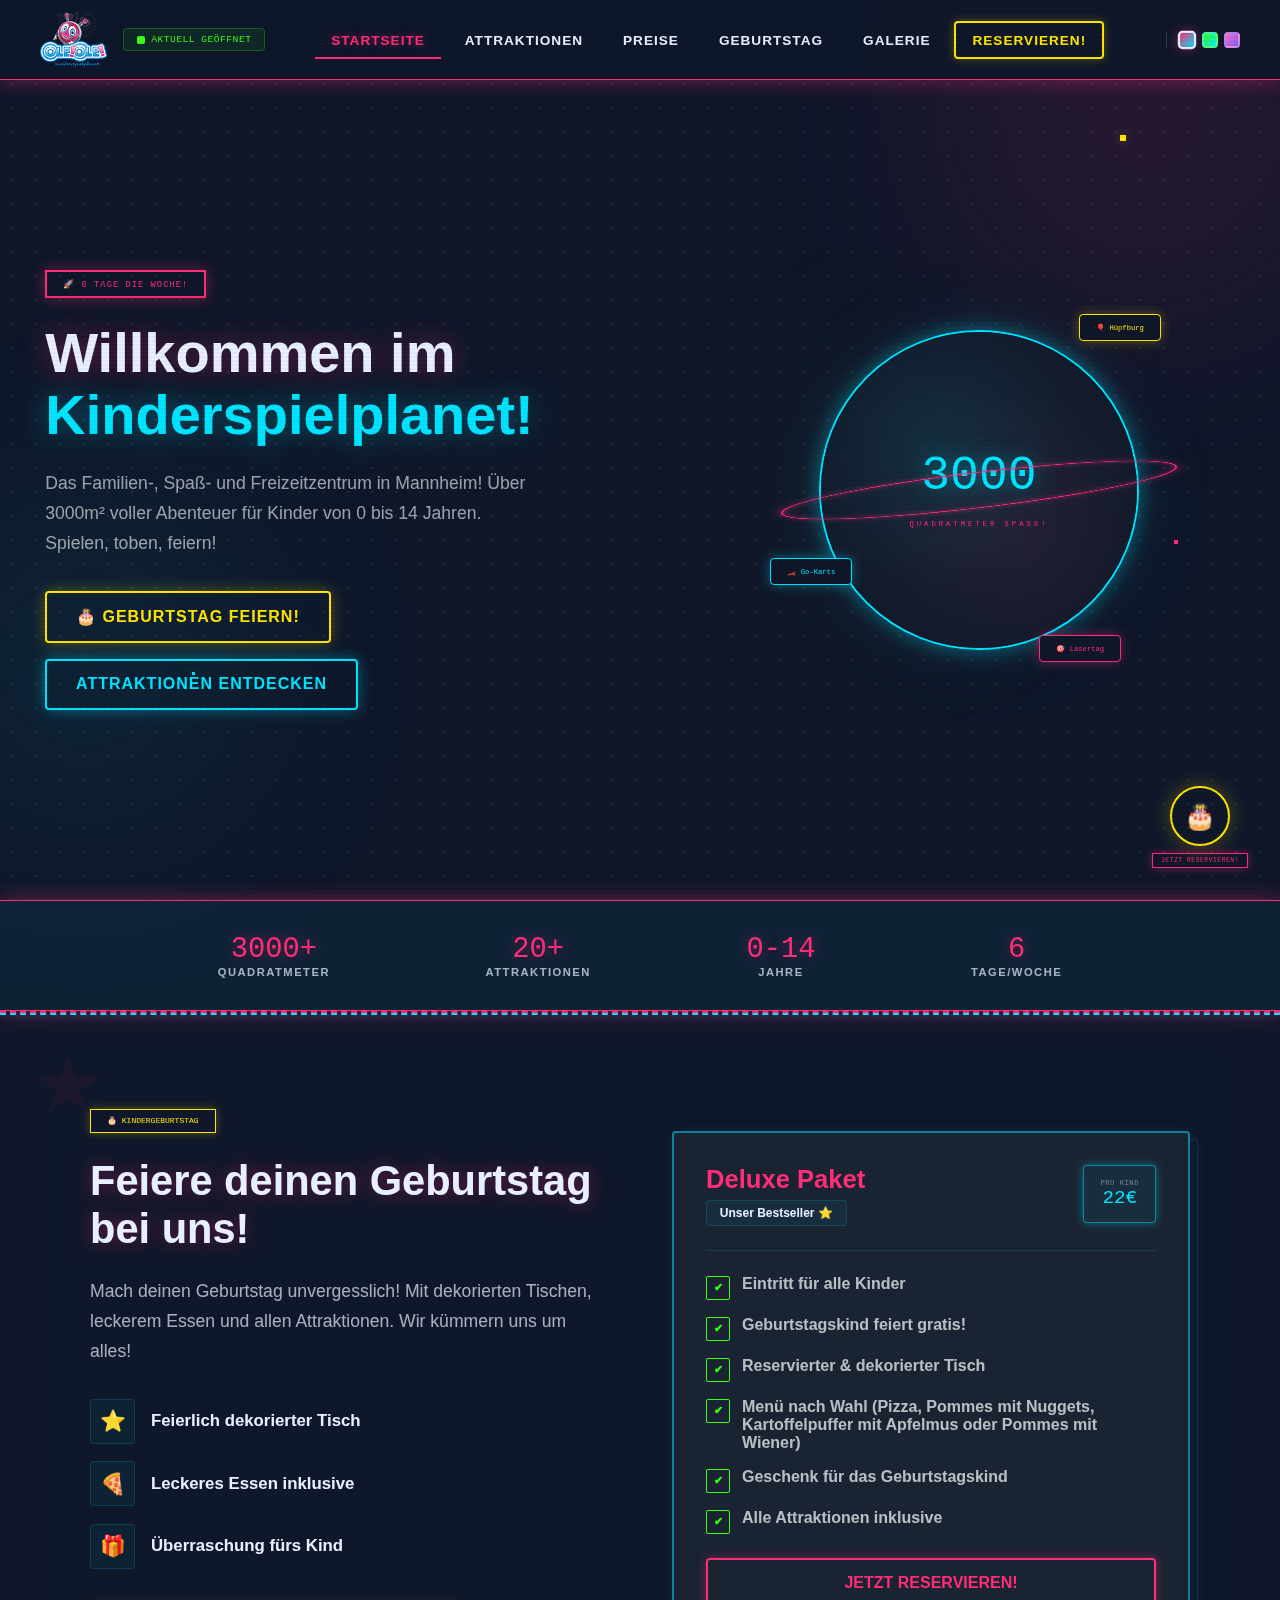
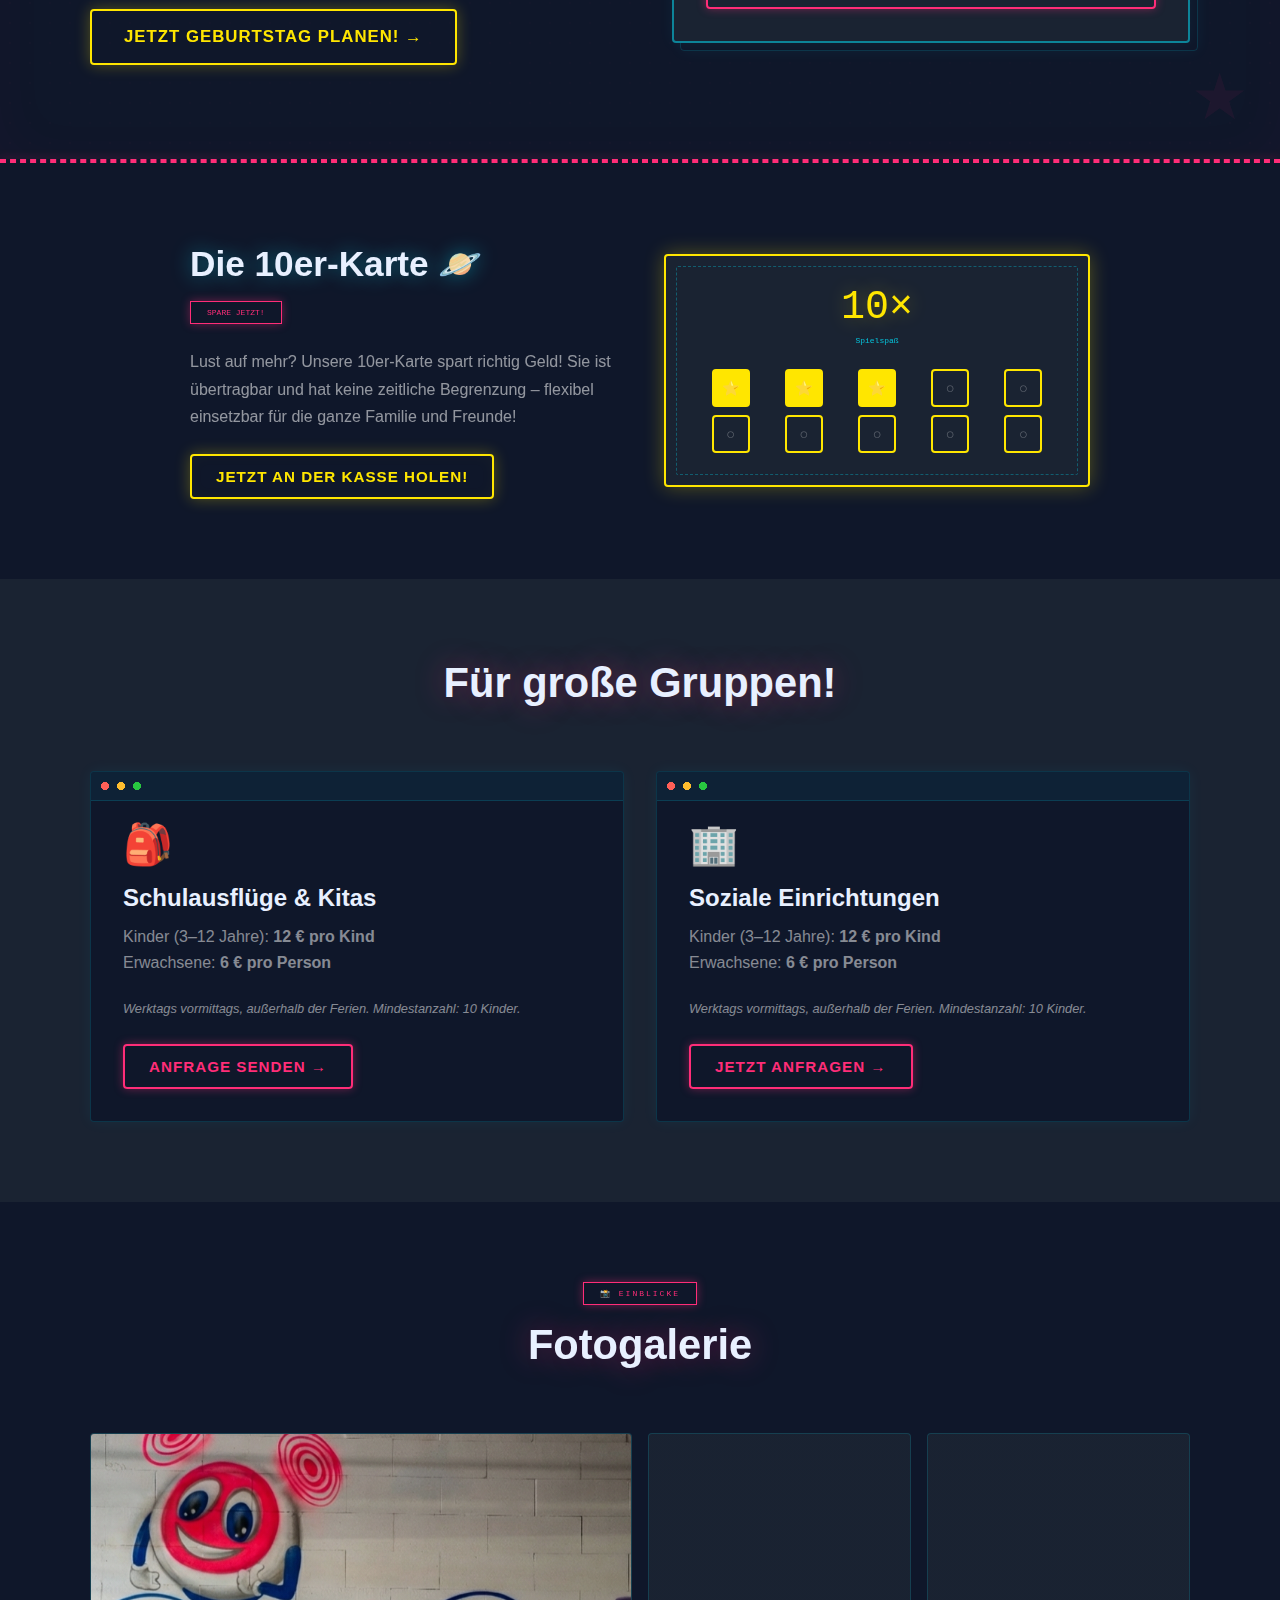
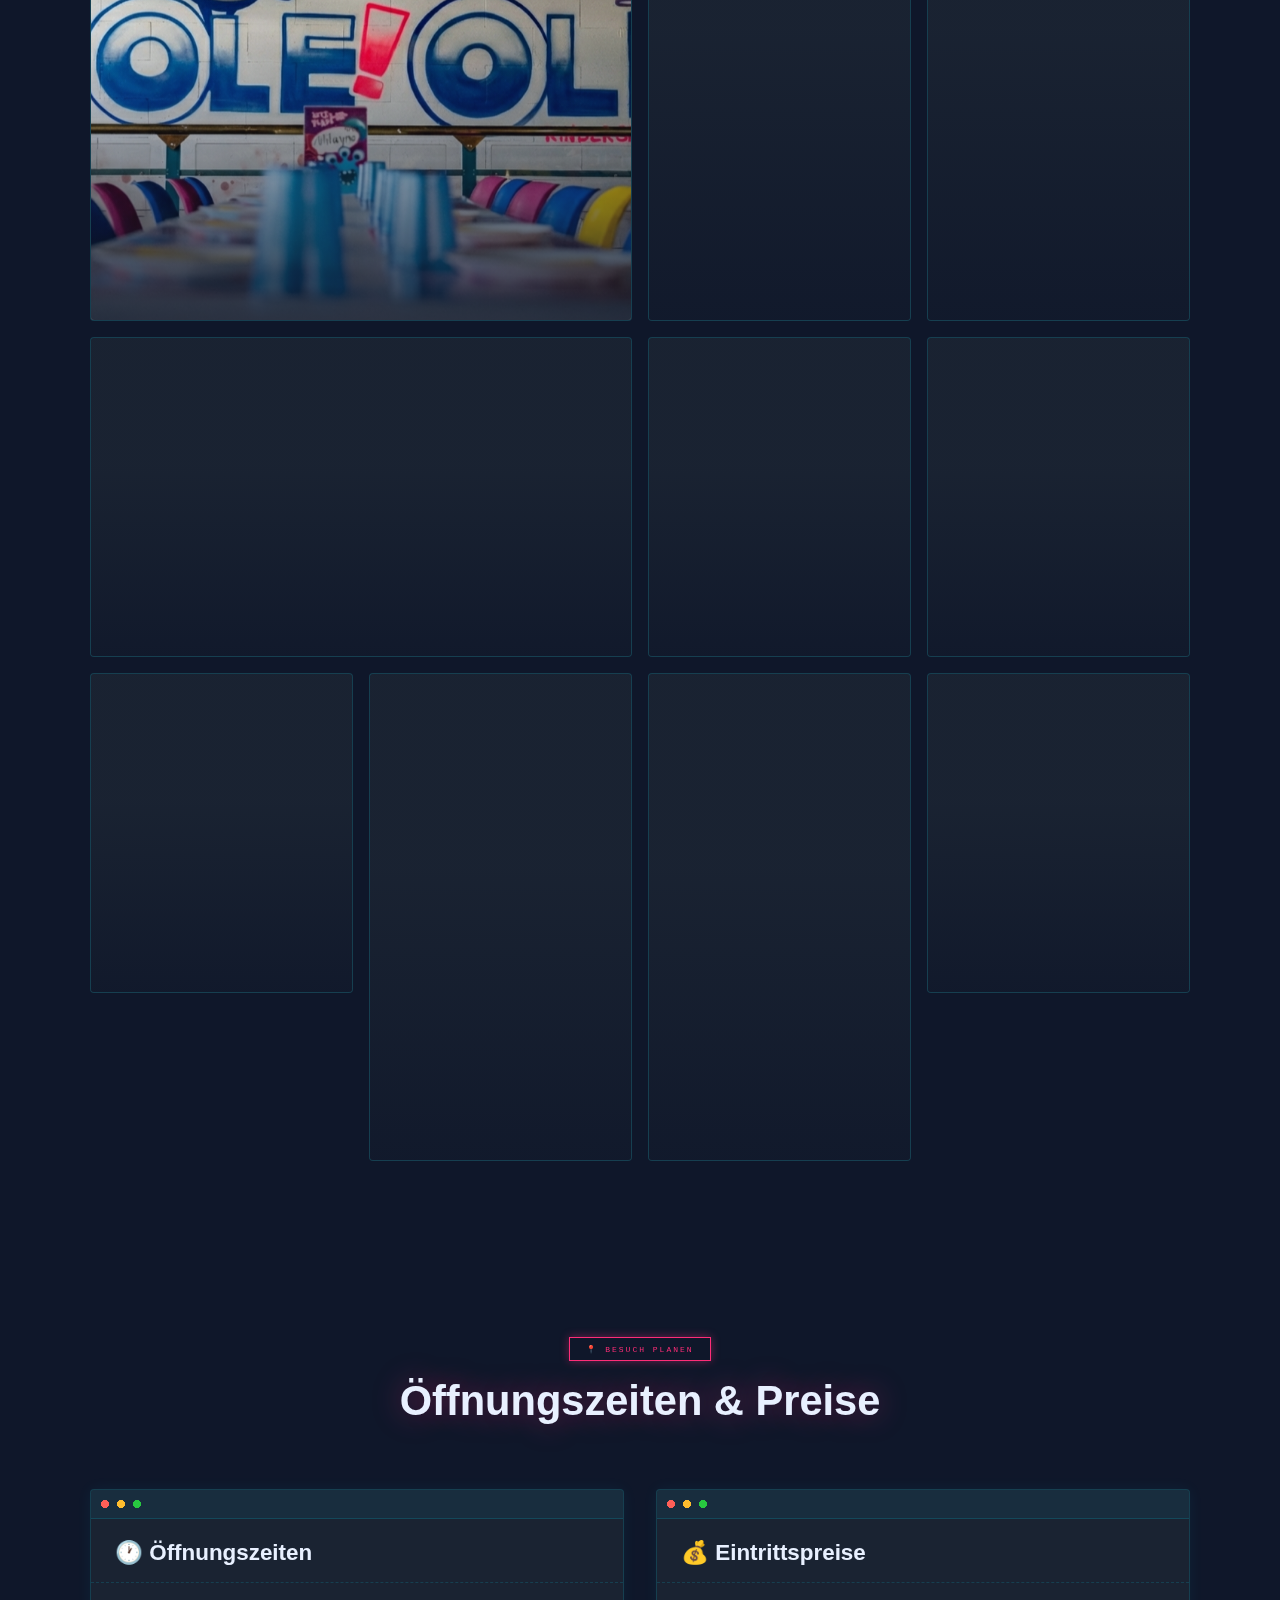
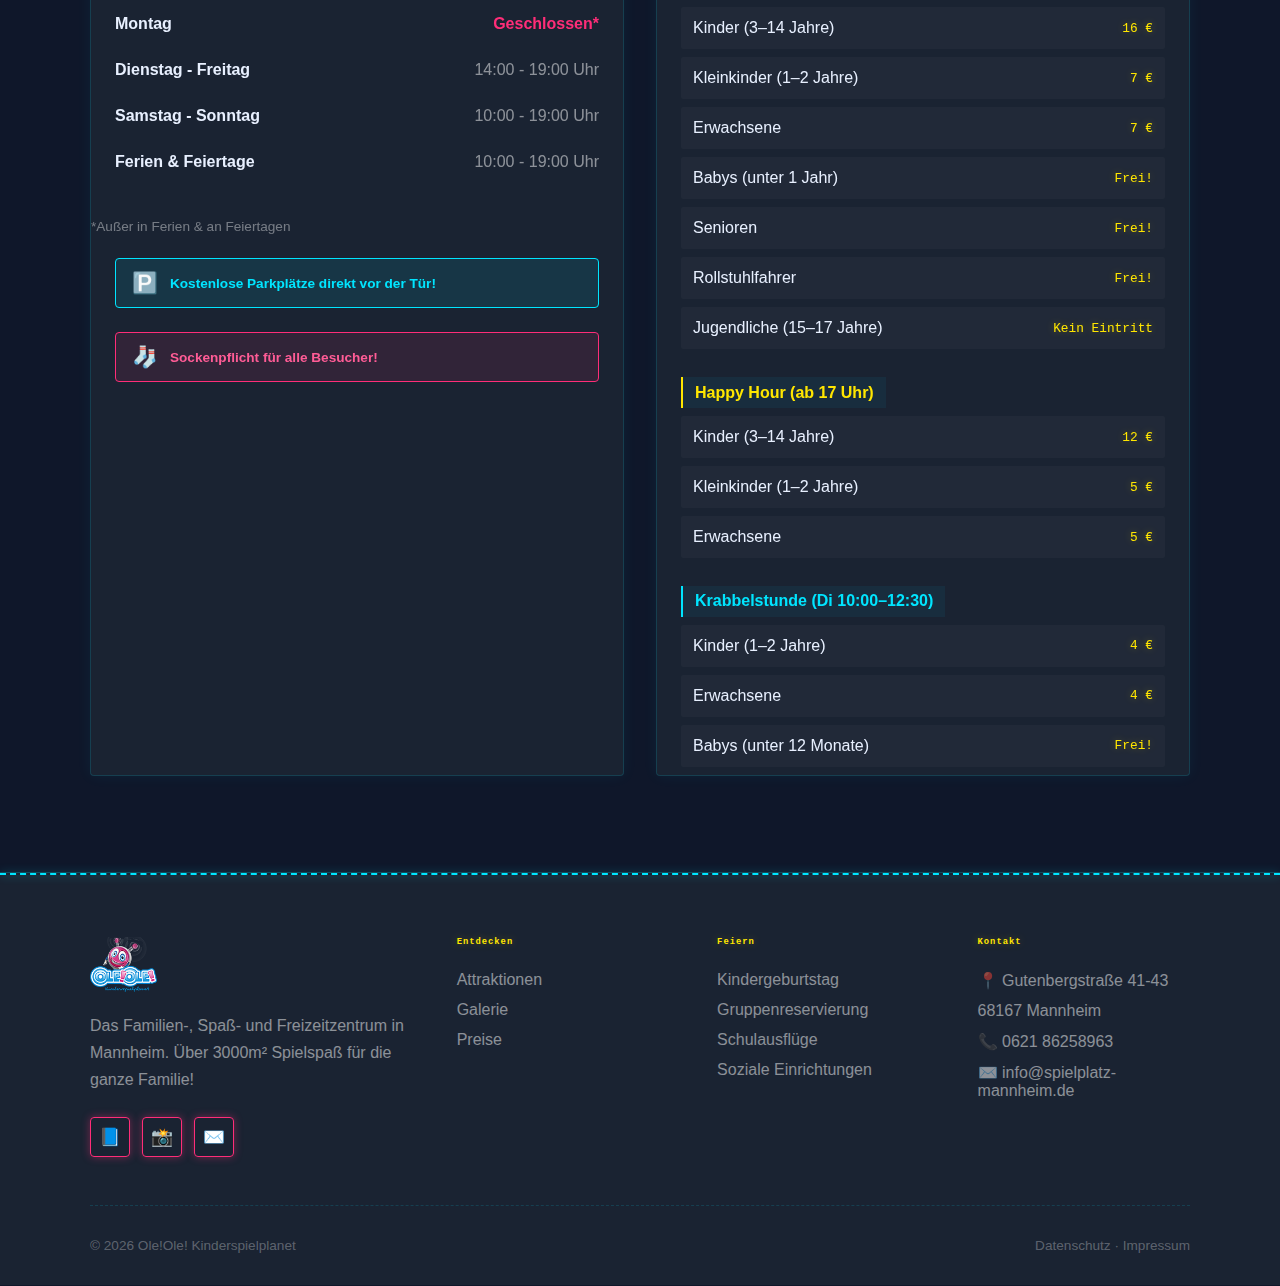
<file: index.html>
<!DOCTYPE html>
<html lang="de">
<head>
    <meta charset="UTF-8">
    <meta name="viewport" content="width=device-width, initial-scale=1.0">
    <title>Ole!Ole! Kinderspielplanet - Retro Space</title>
    <link rel="preconnect" href="https://fonts.googleapis.com">
    <link rel="preconnect" href="https://fonts.gstatic.com" crossorigin>
    <link href="https://fonts.googleapis.com/css2?family=Lilita+One&family=Nunito:wght@400;600;700;800&display=swap" rel="stylesheet">
    <link rel="stylesheet" href="style.css">
    <script>
        (function() {
            var saved = localStorage.getItem('oleole-theme');
            if (saved && ['playful', 'soft', 'bold'].indexOf(saved) !== -1) {
                document.documentElement.setAttribute('data-theme', saved);
            }
        })();
    </script>
</head>
<body>
    <!-- Starfield -->
    <div class="starfield" id="starfield"></div>
    <div class="nebula nebula-1"></div>
    <div class="nebula nebula-2"></div>
    <div class="nebula nebula-3"></div>

    <!-- Navigation -->
    <nav>
        <div class="nav-container">
            <div class="nav-left">
                <img src="img/header.png" alt="Ole!Ole!" class="logo-img">
                <div class="nav-status"><span class="nav-status-dot"></span> Aktuell geöffnet</div>
            </div>
            <ul class="nav-links">
                <li><a href="index.html" class="active">Startseite</a></li>
                <li><a href="attraktionen.html">Attraktionen</a></li>
                <li><a href="preise.html">Preise</a></li>
                <li><a href="geburtstag.html">Geburtstag</a></li>
                <li><a href="galerie.html">Galerie</a></li>
                <li><a href="geburtstag.html" class="nav-cta">Reservieren!</a></li>
            </ul>
            <div class="theme-switcher" aria-label="Farbthema wechseln">
                <button class="theme-dot theme-dot--playful active" data-theme="playful" title="Playful" aria-label="Playful Theme"></button>
                <button class="theme-dot theme-dot--soft" data-theme="soft" title="Soft" aria-label="Soft Theme"></button>
                <button class="theme-dot theme-dot--bold" data-theme="bold" title="Bold" aria-label="Bold Theme"></button>
            </div>
        </div>
    </nav>

    <!-- Hero -->
    <section class="hero">
        <div class="orbit-ring orbit-1"></div>
        <div class="orbit-ring orbit-3"></div>
        <div class="mini-planet planet-1"></div>
        <div class="mini-planet planet-2"></div>
        <div class="mini-planet planet-3"></div>

        <div class="hero-container">
            <div class="hero-content">
                <div class="hero-badge">🚀 6 Tage die Woche!</div>
                <h1>Willkommen im <span class="highlight">Kinderspielplanet!</span></h1>
                <p class="hero-text">Das Familien-, Spaß- und Freizeitzentrum in Mannheim! Über 3000m² voller Abenteuer für Kinder von 0 bis 14 Jahren. Spielen, toben, feiern!</p>
                <div class="hero-buttons">
                    <a href="geburtstag.html" class="btn btn-primary">🎂 Geburtstag feiern!</a>
                    <a href="attraktionen.html" class="btn btn-secondary"> Attraktionen entdecken</a>
                </div>
            </div>
            <div class="hero-visual"> 
                <div class="planet-container">
                    <div class="planet-core"></div>
                    <div class="planet-ring"></div>
                    <div class="planet-text">
                        <span class="big">3000</span>
                        <span class="small">Quadratmeter Spaß!</span>
                    </div>
                    <div class="float-element float-1" style="--rot: 8deg;">🎈 Hüpfburg</div>
                    <div class="float-element float-2" style="--rot: -5deg;">🏎️ Go-Karts</div>
                    <div class="float-element float-3" style="--rot: 3deg;">🎯 Lasertag</div>
                </div>
            </div>
        </div>
    </section>


    <!-- Stats Bar -->
    <section class="stats-bar">
        <div class="stats-container">
            <div class="stat"><div class="stat-number">3000+</div><div class="stat-label">Quadratmeter</div></div>
            <div class="stat"><div class="stat-number">20+</div><div class="stat-label">Attraktionen</div></div>
            <div class="stat"><div class="stat-number">0-14</div><div class="stat-label">Jahre</div></div>
            <div class="stat"><div class="stat-number">6</div><div class="stat-label">Tage/Woche</div></div>
        </div>
    </section>


    <!-- Birthday -->
    <section class="birthday">
        <div class="zigzag-top"></div>
        <div class="birthday-star birthday-star--tl">★</div>
        <div class="birthday-star birthday-star--br">★</div>
        <div class="birthday-container">
            <div class="birthday-content">
                <div class="birthday-tag">🎂 Kindergeburtstag</div>
                <h2>Feiere deinen Geburtstag bei uns!</h2>
                <p>Mach deinen Geburtstag unvergesslich! Mit dekorierten Tischen, leckerem Essen und allen Attraktionen. Wir kümmern uns um alles!</p>
                <div class="birthday-features">
                    <div class="birthday-feature"><div class="birthday-feature-icon">⭐</div><span>Feierlich dekorierter Tisch</span></div>
                    <div class="birthday-feature"><div class="birthday-feature-icon">🍕</div><span>Leckeres Essen inklusive</span></div>
                    <div class="birthday-feature"><div class="birthday-feature-icon">🎁</div><span>Überraschung fürs Kind</span></div>
                </div>
                <a href="geburtstag.html" class="btn btn-yellow">Jetzt Geburtstag planen! →</a>
            </div>
            <div class="birthday-visual">
                <div class="birthday-card-wrapper">
                    <div class="birthday-card-shadow"></div>
                    <div class="birthday-card">
                        <div class="birthday-card-header">
                            <div>
                                <h3>Deluxe Paket</h3>
                                <div class="birthday-card-badge">Unser Bestseller ⭐</div>
                            </div>
                            <div class="birthday-card-price-box">
                                <div class="birthday-card-price-label">Pro Kind</div>
                                <div class="birthday-card-price">22€</div>
                            </div>
                        </div>
                        <div class="birthday-card-divider"></div>
                        <div class="birthday-card-features">
                            <div class="birthday-card-feature"><span class="check">✔</span><span>Eintritt für alle Kinder</span></div>
                            <div class="birthday-card-feature"><span class="check">✔</span><span>Geburtstagskind feiert gratis!</span></div>
                            <div class="birthday-card-feature"><span class="check">✔</span><span>Reservierter & dekorierter Tisch</span></div>
                            <div class="birthday-card-feature"><span class="check">✔</span><span>Menü nach Wahl (Pizza, Pommes mit Nuggets, Kartoffelpuffer mit Apfelmus oder Pommes mit Wiener)</span></div>
                            <div class="birthday-card-feature"><span class="check">✔</span><span>Geschenk für das Geburtstagskind</span></div>
                            <div class="birthday-card-feature"><span class="check">✔</span><span>Alle Attraktionen inklusive</span></div>
                        </div>
                        <a href="geburtstag.html" class="birthday-card-btn" style="text-decoration:none;">Jetzt reservieren!</a>
                    </div>
                </div>
            </div>
        </div>
        <div class="zigzag-bottom-birthday"></div>
    </section>

    <!-- Loyalty Card -->
    <section class="loyalty">
        <div class="loyalty-container">
            <div class="loyalty-content">
                <h2>Die 10er-Karte 🪐</h2>
                <div class="loyalty-savings">Spare Jetzt!</div>
                <p>Lust auf mehr? Unsere 10er-Karte spart richtig Geld! Sie ist übertragbar und hat keine zeitliche Begrenzung – flexibel einsetzbar für die ganze Familie und Freunde!</p>
                <a href="https://maps.app.goo.gl/feNTfNP7UppZcevr7" target="_blank" rel="noopener noreferrer" class="btn btn-primary btn-small">Jetzt an der Kasse holen!</a>
            </div>
            <div class="loyalty-card-visual">
                <div class="loyalty-card-inner">
                    <div class="big-text">10×</div>
                    <div class="sub-text">Spielspaß</div>
                    <div class="loyalty-stamps">
                        <div class="stamp filled">⭐</div>
                        <div class="stamp filled">⭐</div>
                        <div class="stamp filled">⭐</div>
                        <div class="stamp">○</div>
                        <div class="stamp">○</div>
                        <div class="stamp">○</div>
                        <div class="stamp">○</div>
                        <div class="stamp">○</div>
                        <div class="stamp">○</div>
                        <div class="stamp">○</div>
                    </div>
                </div>
            </div>
        </div>
    </section>

    <!-- Groups -->
    <section class="groups">
        <div class="section-container">
            <div class="section-header">
           <!-- <span class="section-tag">👥 Gruppen & Soziale Einrichtungen</span> -->
                <h2 class="section-title">Für große Gruppen!</h2>
            </div>
        </div>
        <div class="groups-grid">
            <div class="group-card">
                <div class="group-card-icon">🎒</div>
                <h3>Schulausflüge & Kitas</h3>
                <p>Kinder (3–12 Jahre): <strong>12 € pro Kind</strong><br>Erwachsene: <strong>6 € pro Person</strong></p>
                <p class="price-note">Werktags vormittags, außerhalb der Ferien. Mindestanzahl: 10 Kinder.</p>
                <a href="mailto:info@spielplatz-mannheim.de?subject=Anfrage%20Schulausflug" class="btn btn-dark btn-small">Anfrage senden →</a>
            </div>
            <div class="group-card">
                <div class="group-card-icon">🏢</div>
                <h3>Soziale Einrichtungen</h3>
                <p>Kinder (3–12 Jahre): <strong>12 € pro Kind</strong><br>Erwachsene: <strong>6 € pro Person</strong></p>
                <p class="price-note">Werktags vormittags, außerhalb der Ferien. Mindestanzahl: 10 Kinder.</p>
                <a href="mailto:info@spielplatz-mannheim.de?subject=Anfrage%20Soziale%20Einrichtung" class="btn btn-dark btn-small">Jetzt anfragen →</a>
            </div>
        </div>
    </section>

    <!-- Gallery -->
    <section class="gallery">
        <div class="section-container">
            <div class="section-header">
                <span class="section-tag">📸 Einblicke</span>
                <h2 class="section-title">Fotogalerie</h2>
            </div>
        </div>
        <div class="gallery-grid">
            <div class="gallery-item gallery-item--hero" data-label="Geburtstagszone">
                <img src="img/resized/Birthday.png" alt="Kinder feiern Geburtstag im Ole!Ole!" loading="lazy" decoding="async" width="1200" height="645">
            </div>
            <div class="gallery-item gallery-item--portrait" data-label="Lasertag">
                <img src="img/resized/OleOleOut_DSC9879_1.jpg" alt="Lasertag-Markierer im Spielbereich" loading="lazy" decoding="async" width="800" height="1200">
            </div>
            <div class="gallery-item gallery-item--portrait" data-label="Spielbereich">
                <img src="img/resized/OleOleOut_DSC9809.jpg" alt="Innenansicht vom Spielbereich" loading="lazy" decoding="async" width="800" height="1200">
            </div>
            <div class="gallery-item gallery-item--wide" data-label="Actionfläche">
                <img src="img/resized/DSC9775_1.jpg" alt="Kinder spielen auf der Actionfläche" loading="lazy" decoding="async" width="1200" height="800">
            </div>
            <div class="gallery-item gallery-item--square" data-label="Trampolinpark">
                <img src="img/resized/OleOleOut_DSC9743.jpg" alt="Kinder beim Toben im Indoor-Spielplatz" loading="lazy" decoding="async" width="1200" height="800">
            </div>
            <div class="gallery-item gallery-item--square" data-label="Geburtstage">
                <img src="img/resized/OleOleOut_DSC9891.jpg" alt="Tische dekoriert" loading="lazy" decoding="async" width="1200" height="800">
            </div>
            <div class="gallery-item gallery-item--square" data-label="Go Karts & Galaxy Twister">
                <img src="img/resized/OleOleOut_DSC9893.jpg" alt="Blick in die Entdeckerwelt" loading="lazy" decoding="async" width="1200" height="800">
            </div>
            <div class="gallery-item gallery-item--portrait" data-label="Spielautomaten">
                <img src="img/resized/OleOleOut_DSC9798.jpg" alt="Kinder an Automaten" loading="lazy" decoding="async" width="800" height="1200">
            </div>
            <div class="gallery-item gallery-item--portrait" data-label="Kletterbereich">
                <img src="img/resized/ODSC9761.jpg" alt="Kletterbereich" loading="lazy" decoding="async" width="800" height="1200">
            </div>
            <div class="gallery-item gallery-item--square" data-label="Abenteuerwelt">
                <img src="img/resized/OleOleOut_DSC9863.jpg" alt="Kinder in der Abenteuerwelt" loading="lazy" decoding="async" width="800" height="1200">
            </div>
        </div>
    </section>

    <!-- Hours & Prices -->
    <section class="hours">
        <div class="section-container">
            <div class="section-header">
                <span class="section-tag">📍 Besuch planen</span>
                <h2 class="section-title">Öffnungszeiten & Preise</h2>
            </div>
            <div class="hours-grid">
                <div class="hours-card">
                    <h3>🕐 Öffnungszeiten</h3>
                    <div class="hours-list">
                        <div class="hours-item"><span class="hours-day">Montag</span><span class="hours-closed">Geschlossen*</span></div>
                        <div class="hours-item"><span class="hours-day">Dienstag - Freitag</span><span>14:00 - 19:00 Uhr</span></div>
                        <div class="hours-item"><span class="hours-day">Samstag - Sonntag</span><span>10:00 - 19:00 Uhr</span></div>
                        <div class="hours-item"><span class="hours-day">Ferien & Feiertage</span><span>10:00 - 19:00 Uhr</span></div>
                    </div>
                    <p style="margin-top: 1rem; font-size: 0.85rem; color: rgba(255,255,255,0.4);">*Außer in Ferien & an Feiertagen</p>
                    <div class="info-hint"><span class="info-hint-icon">🅿️</span><span>Kostenlose Parkplätze direkt vor der Tür!</span></div>
                    <div class="info-hint info-hint-magenta"><span class="info-hint-icon">🧦</span><span>Sockenpflicht für alle Besucher!</span></div>
                </div>
                <div class="hours-card prices-card">
                    <h3>💰 Eintrittspreise</h3>
                    <div class="price-item"><span>Kinder (3–14 Jahre)</span><span class="price-value">16 €</span></div>
                    <div class="price-item"><span>Kleinkinder (1–2 Jahre)</span><span class="price-value">7 €</span></div>
                    <div class="price-item"><span>Erwachsene</span><span class="price-value">7 €</span></div>
                    <div class="price-item"><span>Babys (unter 1 Jahr)</span><span class="price-value">Frei!</span></div>
                    <div class="price-item"><span>Senioren</span><span class="price-value">Frei!</span></div>
                    <div class="price-item"><span>Rollstuhlfahrer</span><span class="price-value">Frei!</span></div>
                    <div class="price-item"><span>Jugendliche (15–17 Jahre)</span><span class="price-value">Kein Eintritt</span></div>

                    <div class="price-subtitle">Happy Hour (ab 17 Uhr)</div>
                    <div class="price-item"><span>Kinder (3–14 Jahre)</span><span class="price-value">12 €</span></div>
                    <div class="price-item"><span>Kleinkinder (1–2 Jahre)</span><span class="price-value">5 €</span></div>
                    <div class="price-item"><span>Erwachsene</span><span class="price-value">5 €</span></div>

                    <div class="price-subtitle price-subtitle-teal">Krabbelstunde (Di 10:00–12:30)</div>
                    <div class="price-item"><span>Kinder (1–2 Jahre)</span><span class="price-value">4 €</span></div>
                    <div class="price-item"><span>Erwachsene</span><span class="price-value">4 €</span></div>
                    <div class="price-item"><span>Babys (unter 12 Monate)</span><span class="price-value">Frei!</span></div>
                </div>
            </div>
        </div>
    </section>

    <!-- Footer -->
    <footer>
        <div class="zigzag-bottom"></div>
        <div class="footer-container">
            <div class="footer-grid">
                <div class="footer-brand">
                    <img src="img/header.png" alt="Ole!Ole!" class="logo-img">
                    <p>Das Familien-, Spaß- und Freizeitzentrum in Mannheim. Über 3000m² Spielspaß für die ganze Familie!</p>
                    <div class="footer-social">
                        <a href="https://www.facebook.com/Kinderspielplanet" target="_blank" rel="noopener noreferrer" class="social-link">📘</a>
                        <a href="#" class="social-link">📸</a>
                        <a href="mailto:info@spielplatz-mannheim.de" class="social-link">✉️</a>
                    </div>
                </div>
                <div class="footer-column">
                    <h4>Entdecken</h4>
                    <ul class="footer-links">
                        <li><a href="attraktionen.html">Attraktionen</a></li>
                        <li><a href="galerie.html">Galerie</a></li>
                        <li><a href="preise.html">Preise</a></li>
                    </ul>
                </div>
                <div class="footer-column">
                    <h4>Feiern</h4>
                    <ul class="footer-links">
                        <li><a href="geburtstag.html">Kindergeburtstag</a></li>
                        <li><a href="preise.html#gruppen">Gruppenreservierung</a></li>
                        <li><a href="preise.html#gruppen">Schulausflüge</a></li>
                        <li><a href="preise.html#gruppen">Soziale Einrichtungen</a></li>
                    </ul>
                </div>
                <div class="footer-column">
                    <h4>Kontakt</h4>
                    <ul class="footer-links">
                        <li>📍 Gutenbergstraße 41-43</li>
                        <li>68167 Mannheim</li>
                        <li><a href="tel:+4962186258963">📞 0621 86258963</a></li>
                        <li><a href="mailto:info@spielplatz-mannheim.de">✉️ info@spielplatz-mannheim.de</a></li>
                    </ul>
                </div>
            </div>
            <div class="footer-bottom">
                <span>© 2026 Ole!Ole! Kinderspielplanet</span>
                <span><a href="#">Datenschutz</a> · <a href="#">Impressum</a></span>
            </div>
        </div>
    </footer>

    <!-- Floating CTA -->
    <div class="floating-cta">
        <a href="geburtstag.html" class="floating-btn">🎂</a>
        <span class="floating-label">Jetzt reservieren!</span>
    </div>

    <!-- Theme Switcher -->
    <script>
    (function() {
        'use strict';
        var STORAGE_KEY = 'oleole-theme';
        var VALID_THEMES = ['playful', 'soft', 'bold'];
        var DEFAULT_THEME = 'playful';

        function getTheme() {
            var saved = localStorage.getItem(STORAGE_KEY);
            return VALID_THEMES.indexOf(saved) !== -1 ? saved : DEFAULT_THEME;
        }

        function applyTheme(theme) {
            document.documentElement.setAttribute('data-theme', theme);
            localStorage.setItem(STORAGE_KEY, theme);
            document.querySelectorAll('.theme-dot').forEach(function(dot) {
                dot.classList.toggle('active', dot.dataset.theme === theme);
            });
        }

        function init() {
            applyTheme(getTheme());
            document.querySelectorAll('.theme-dot').forEach(function(dot) {
                dot.addEventListener('click', function() {
                    applyTheme(this.dataset.theme);
                });
            });
        }

        if (document.readyState === 'loading') {
            document.addEventListener('DOMContentLoaded', init);
        } else {
            init();
        }
    })();
    </script>

    <!-- Generate stars & shooting stars -->
    <script>
        const starfield = document.getElementById('starfield');
        for (let i = 0; i < 250; i++) {
            const s = document.createElement('div');
            s.className = 'star';
            const size = Math.random() * 2 + 0.5;
            s.style.cssText = `
                width: ${size}px; height: ${size}px;
                top: ${Math.random() * 100}%; left: ${Math.random() * 100}%;
                --dur: ${Math.random() * 3 + 2}s;
                --delay: ${Math.random() * 4}s;
                --min-o: ${Math.random() * 0.2 + 0.1};
                --max-o: ${Math.random() * 0.5 + 0.4};
            `;
            starfield.appendChild(s);
        }

        function createShootingStar() {
            const shootingStar = document.createElement('div');
            shootingStar.className = 'shooting-star';
            shootingStar.style.top = Math.random() * 40 + '%';
            shootingStar.style.left = Math.random() * 30 + 70 + '%';
            starfield.appendChild(shootingStar);
            setTimeout(() => shootingStar.classList.add('shooting-star-animate'), 10);
            setTimeout(() => shootingStar.remove(), 2500);
        }

        setInterval(() => {
            if (Math.random() > 0.4) createShootingStar();
        }, 6000);
    </script>
</body>
</html>
</file>
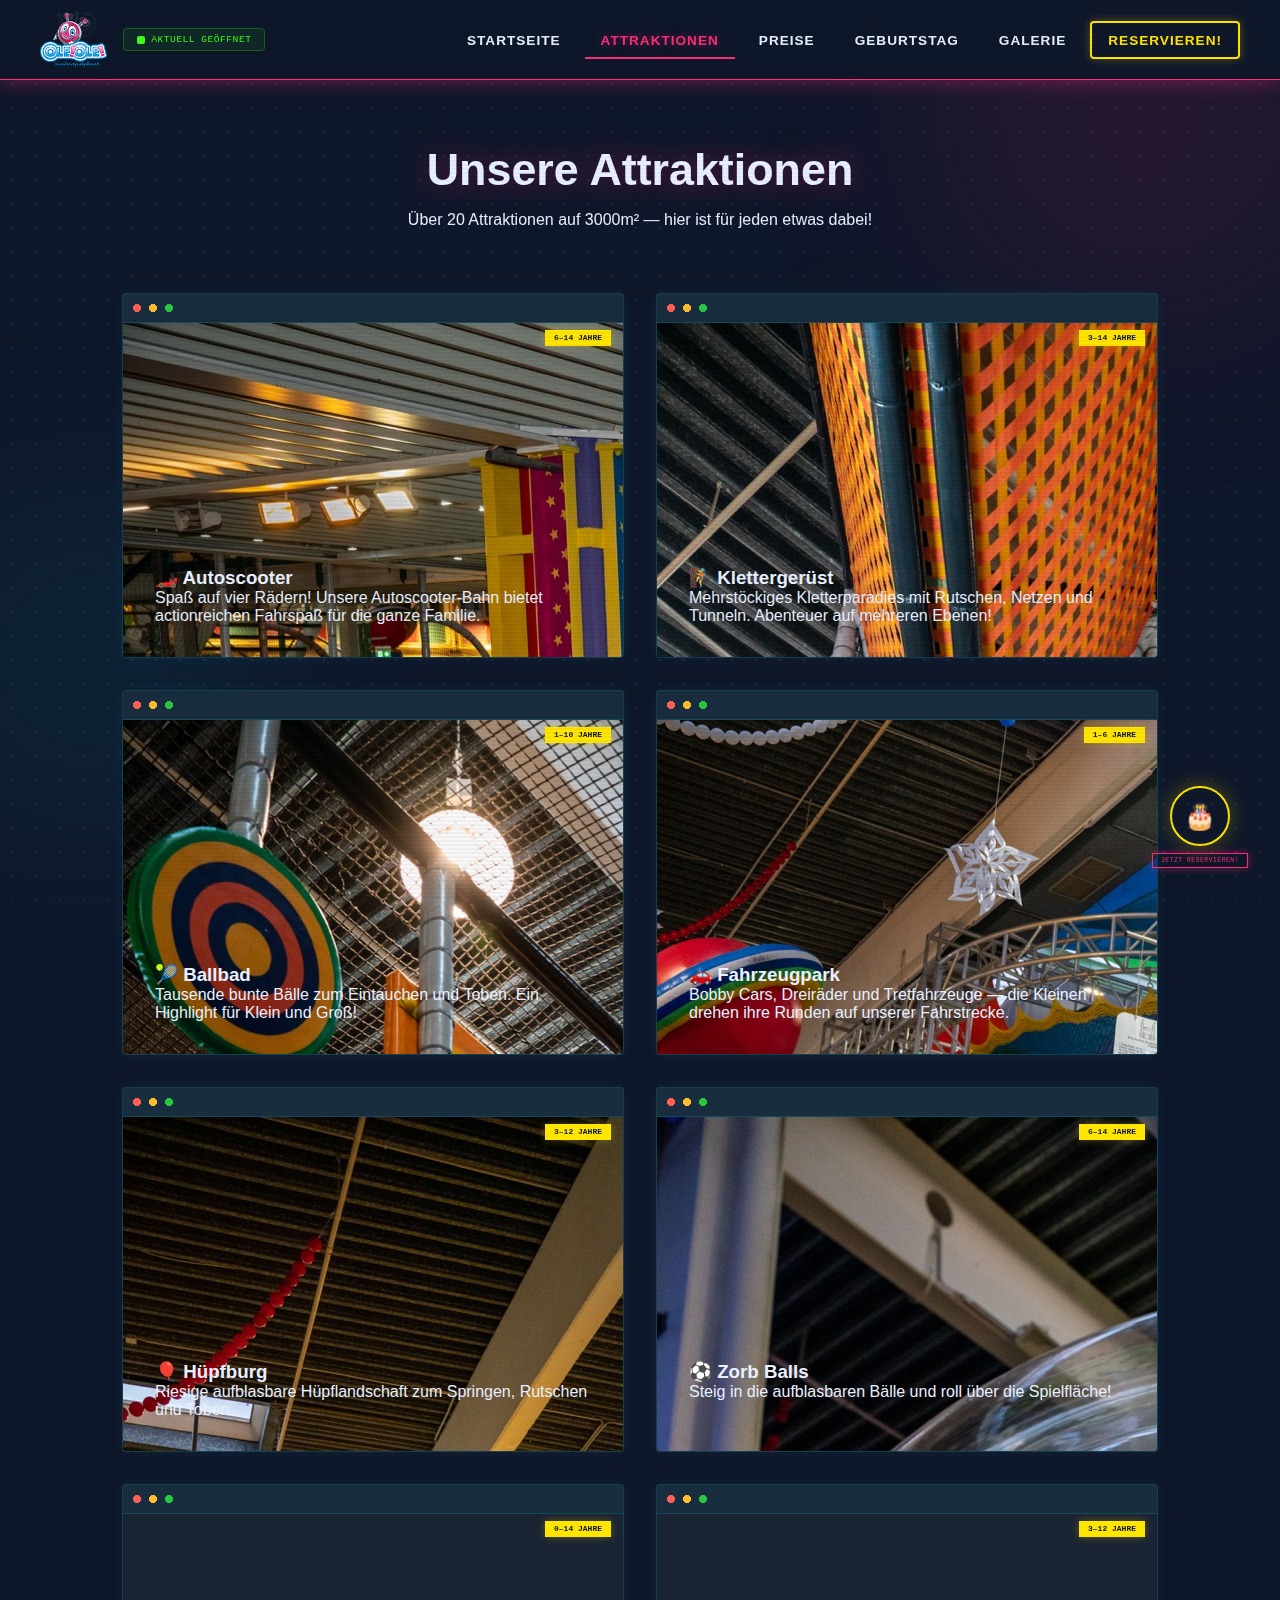
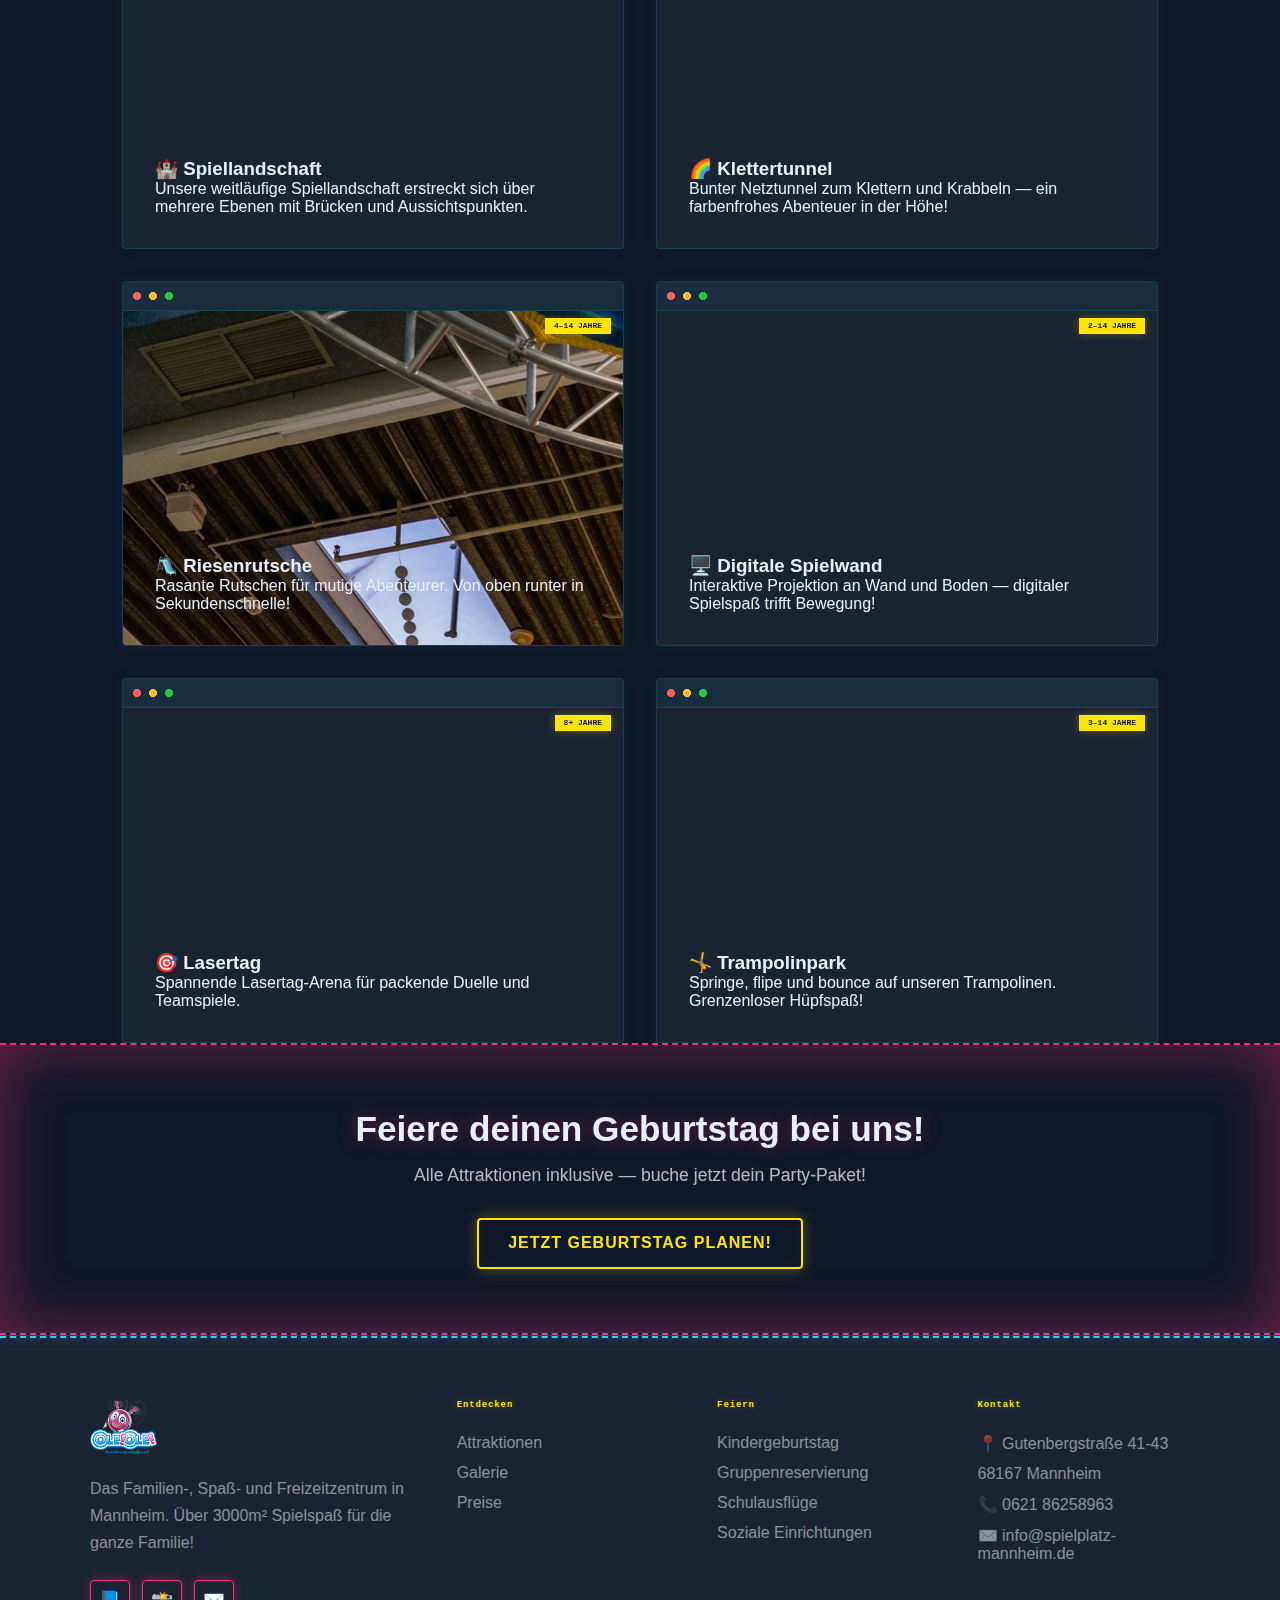
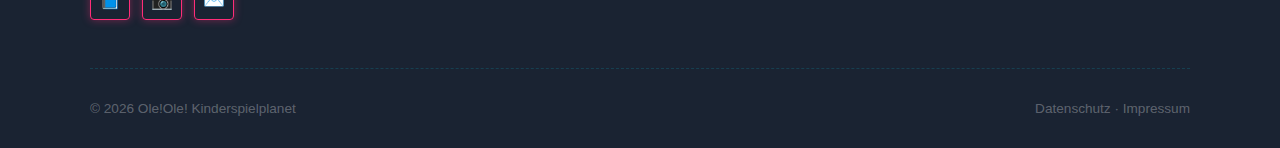
<file: attraktionen.html>
<!DOCTYPE html>
<html lang="de">
<head>
    <meta charset="UTF-8">
    <meta name="viewport" content="width=device-width, initial-scale=1.0">
    <title>Unsere Attraktionen | Ole!Ole! Kinderspielplanet</title>
    <link rel="preconnect" href="https://fonts.googleapis.com">
    <link rel="preconnect" href="https://fonts.gstatic.com" crossorigin>
    <link href="https://fonts.googleapis.com/css2?family=Lilita+One&family=Nunito:wght@400;600;700;800&display=swap" rel="stylesheet">
    <link rel="stylesheet" href="style.css">
</head>
<body>
    <!-- Starfield -->
    <div class="starfield" id="starfield"></div>
    <div class="nebula nebula-1"></div>
    <div class="nebula nebula-2"></div>
    <div class="nebula nebula-3"></div>

    <!-- Navigation -->
    <nav>
        <div class="nav-container">
            <div class="nav-left">
                <img src="img/header.png" alt="Ole!Ole!" class="logo-img">
                <div class="nav-status"><span class="nav-status-dot"></span> Aktuell geöffnet</div>
            </div>
            <ul class="nav-links">
                <li><a href="index.html">Startseite</a></li>
                <li><a href="attraktionen.html" class="active">Attraktionen</a></li>
                <li><a href="preise.html">Preise</a></li>
                <li><a href="geburtstag.html">Geburtstag</a></li>
                <li><a href="galerie.html">Galerie</a></li>
                <li><a href="geburtstag.html" class="nav-cta">Reservieren!</a></li>
            </ul>
        </div>
    </nav>

    <!-- Page Hero -->
    <section class="page-hero">
        <h1>Unsere Attraktionen</h1>
        <p>Über 20 Attraktionen auf 3000m² — hier ist für jeden etwas dabei!</p>
    </section>

    <!-- Attractions Grid -->
    <section class="attractions">
        <div class="section-container">
            <div class="attractions-grid">

                <!-- 1. Autoscooter -->
                <div class="attraction-card">
                    <div class="attraction-card-img">
                        <img src="img/gallery/resized/OleOleOut_DSC9770_1.jpg" alt="Autoscooter im Ole!Ole!" loading="lazy" decoding="async">
                        <span class="age-badge">6–14 Jahre</span>
                    </div>
                    <div class="attraction-card-body">
                        <h3>🏎️ Autoscooter</h3>
                        <p>Spaß auf vier Rädern! Unsere Autoscooter-Bahn bietet actionreichen Fahrspaß für die ganze Familie.</p>
                    </div>
                </div>

                <!-- 2. Klettergerüst -->
                <div class="attraction-card">
                    <div class="attraction-card-img">
                        <img src="img/gallery/resized/OleOleOut_DSC9771_1.jpg" alt="Klettergerüst im Ole!Ole!" loading="lazy" decoding="async">
                        <span class="age-badge">3–14 Jahre</span>
                    </div>
                    <div class="attraction-card-body">
                        <h3>🧗 Klettergerüst</h3>
                        <p>Mehrstöckiges Kletterparadies mit Rutschen, Netzen und Tunneln. Abenteuer auf mehreren Ebenen!</p>
                    </div>
                </div>

                <!-- 3. Ballbad -->
                <div class="attraction-card">
                    <div class="attraction-card-img">
                        <img src="img/gallery/resized/OleOleOut_DSC9774_1.jpg" alt="Ballbad im Ole!Ole!" loading="lazy" decoding="async">
                        <span class="age-badge">1–10 Jahre</span>
                    </div>
                    <div class="attraction-card-body">
                        <h3>🎾 Ballbad</h3>
                        <p>Tausende bunte Bälle zum Eintauchen und Toben. Ein Highlight für Klein und Groß!</p>
                    </div>
                </div>

                <!-- 4. Fahrzeugpark -->
                <div class="attraction-card">
                    <div class="attraction-card-img">
                        <img src="img/gallery/resized/OleOleOut_DSC9784_1.jpg" alt="Fahrzeugpark im Ole!Ole!" loading="lazy" decoding="async">
                        <span class="age-badge">1–6 Jahre</span>
                    </div>
                    <div class="attraction-card-body">
                        <h3>🚗 Fahrzeugpark</h3>
                        <p>Bobby Cars, Dreiräder und Tretfahrzeuge — die Kleinen drehen ihre Runden auf unserer Fahrstrecke.</p>
                    </div>
                </div>

                <!-- 5. Hüpfburg -->
                <div class="attraction-card">
                    <div class="attraction-card-img">
                        <img src="img/gallery/resized/OleOleOut_DSC9793.jpg" alt="Hüpfburg im Ole!Ole!" loading="lazy" decoding="async">
                        <span class="age-badge">3–12 Jahre</span>
                    </div>
                    <div class="attraction-card-body">
                        <h3>🎈 Hüpfburg</h3>
                        <p>Riesige aufblasbare Hüpflandschaft zum Springen, Rutschen und Toben.</p>
                    </div>
                </div>

                <!-- 6. Zorb Balls -->
                <div class="attraction-card">
                    <div class="attraction-card-img">
                        <img src="img/gallery/resized/OleOleOut_DSC9797.jpg" alt="Zorb Balls im Ole!Ole!" loading="lazy" decoding="async">
                        <span class="age-badge">6–14 Jahre</span>
                    </div>
                    <div class="attraction-card-body">
                        <h3>⚽ Zorb Balls</h3>
                        <p>Steig in die aufblasbaren Bälle und roll über die Spielfläche!</p>
                    </div>
                </div>

                <!-- 7. Spiellandschaft -->
                <div class="attraction-card">
                    <div class="attraction-card-img">
                        <img src="img/gallery/resized/OleOleOut_DSC9805.jpg" alt="Spiellandschaft im Ole!Ole!" loading="lazy" decoding="async">
                        <span class="age-badge">0–14 Jahre</span>
                    </div>
                    <div class="attraction-card-body">
                        <h3>🏰 Spiellandschaft</h3>
                        <p>Unsere weitläufige Spiellandschaft erstreckt sich über mehrere Ebenen mit Brücken und Aussichtspunkten.</p>
                    </div>
                </div>

                <!-- 8. Klettertunnel -->
                <div class="attraction-card">
                    <div class="attraction-card-img">
                        <img src="img/gallery/resized/OleOleOut_DSC9814.jpg" alt="Klettertunnel im Ole!Ole!" loading="lazy" decoding="async">
                        <span class="age-badge">3–12 Jahre</span>
                    </div>
                    <div class="attraction-card-body">
                        <h3>🌈 Klettertunnel</h3>
                        <p>Bunter Netztunnel zum Klettern und Krabbeln — ein farbenfrohes Abenteuer in der Höhe!</p>
                    </div>
                </div>

                <!-- 9. Riesenrutsche -->
                <div class="attraction-card">
                    <div class="attraction-card-img">
                        <img src="img/gallery/resized/OleOleOut_DSC9816.jpg" alt="Riesenrutsche im Ole!Ole!" loading="lazy" decoding="async">
                        <span class="age-badge">4–14 Jahre</span>
                    </div>
                    <div class="attraction-card-body">
                        <h3>🛝 Riesenrutsche</h3>
                        <p>Rasante Rutschen für mutige Abenteurer. Von oben runter in Sekundenschnelle!</p>
                    </div>
                </div>

                <!-- 10. Digitale Spielwand -->
                <div class="attraction-card">
                    <div class="attraction-card-img">
                        <img src="img/gallery/resized/OleOleOut_DSC9830.jpg" alt="Digitale Spielwand im Ole!Ole!" loading="lazy" decoding="async">
                        <span class="age-badge">2–14 Jahre</span>
                    </div>
                    <div class="attraction-card-body">
                        <h3>🖥️ Digitale Spielwand</h3>
                        <p>Interaktive Projektion an Wand und Boden — digitaler Spielspaß trifft Bewegung!</p>
                    </div>
                </div>

                <!-- 11. Lasertag -->
                <div class="attraction-card">
                    <div class="attraction-card-img">
                        <img src="img/resized/OleOleOut_DSC9879_1.jpg" alt="Lasertag im Ole!Ole!" loading="lazy" decoding="async">
                        <span class="age-badge">8+ Jahre</span>
                    </div>
                    <div class="attraction-card-body">
                        <h3>🎯 Lasertag</h3>
                        <p>Spannende Lasertag-Arena für packende Duelle und Teamspiele.</p>
                    </div>
                </div>

                <!-- 12. Trampolinpark -->
                <div class="attraction-card">
                    <div class="attraction-card-img">
                        <img src="img/resized/OleOleOut_DSC9743.jpg" alt="Trampolinpark im Ole!Ole!" loading="lazy" decoding="async">
                        <span class="age-badge">3–14 Jahre</span>
                    </div>
                    <div class="attraction-card-body">
                        <h3>🤸 Trampolinpark</h3>
                        <p>Springe, flipe und bounce auf unseren Trampolinen. Grenzenloser Hüpfspaß!</p>
                    </div>
                </div>

            </div>
        </div>
    </section>

    <!-- CTA Banner -->
    <section class="cta-banner">
        <h2>Feiere deinen Geburtstag bei uns!</h2>
        <p>Alle Attraktionen inklusive — buche jetzt dein Party-Paket!</p>
        <a href="geburtstag.html" class="btn btn-primary">Jetzt Geburtstag planen!</a>
    </section>

    <!-- Footer -->
    <footer>
        <div class="zigzag-bottom"></div>
        <div class="footer-container">
            <div class="footer-grid">
                <div class="footer-brand">
                    <img src="img/header.png" alt="Ole!Ole!" class="logo-img">
                    <p>Das Familien-, Spaß- und Freizeitzentrum in Mannheim. Über 3000m² Spielspaß für die ganze Familie!</p>
                    <div class="footer-social">
                        <a href="https://www.facebook.com/Kinderspielplanet" target="_blank" rel="noopener noreferrer" class="social-link">📘</a>
                        <a href="#" class="social-link">📸</a>
                        <a href="mailto:info@spielplatz-mannheim.de" class="social-link">✉️</a>
                    </div>
                </div>
                <div class="footer-column">
                    <h4>Entdecken</h4>
                    <ul class="footer-links">
                        <li><a href="attraktionen.html">Attraktionen</a></li>
                        <li><a href="galerie.html">Galerie</a></li>
                        <li><a href="preise.html">Preise</a></li>
                    </ul>
                </div>
                <div class="footer-column">
                    <h4>Feiern</h4>
                    <ul class="footer-links">
                        <li><a href="geburtstag.html">Kindergeburtstag</a></li>
                        <li><a href="preise.html#gruppen">Gruppenreservierung</a></li>
                        <li><a href="preise.html#gruppen">Schulausflüge</a></li>
                        <li><a href="preise.html#gruppen">Soziale Einrichtungen</a></li>
                    </ul>
                </div>
                <div class="footer-column">
                    <h4>Kontakt</h4>
                    <ul class="footer-links">
                        <li>📍 Gutenbergstraße 41-43</li>
                        <li>68167 Mannheim</li>
                        <li><a href="tel:+4962186258963">📞 0621 86258963</a></li>
                        <li><a href="mailto:info@spielplatz-mannheim.de">✉️ info@spielplatz-mannheim.de</a></li>
                    </ul>
                </div>
            </div>
            <div class="footer-bottom">
                <span>© 2026 Ole!Ole! Kinderspielplanet</span>
                <span><a href="#">Datenschutz</a> · <a href="#">Impressum</a></span>
            </div>
        </div>
    </footer>

    <!-- Floating CTA -->
    <div class="floating-cta">
        <a href="geburtstag.html" class="floating-btn">🎂</a>
        <span class="floating-label">Jetzt reservieren!</span>
    </div>

    <!-- Generate stars & shooting stars -->
    <script>
        const starfield = document.getElementById('starfield');
        for (let i = 0; i < 250; i++) {
            const s = document.createElement('div');
            s.className = 'star';
            const size = Math.random() * 2 + 0.5;
            s.style.cssText = `
                width: ${size}px; height: ${size}px;
                top: ${Math.random() * 100}%; left: ${Math.random() * 100}%;
                --dur: ${Math.random() * 3 + 2}s;
                --delay: ${Math.random() * 4}s;
                --min-o: ${Math.random() * 0.2 + 0.1};
                --max-o: ${Math.random() * 0.5 + 0.4};
            `;
            starfield.appendChild(s);
        }

        function createShootingStar() {
            const shootingStar = document.createElement('div');
            shootingStar.className = 'shooting-star';
            shootingStar.style.top = Math.random() * 40 + '%';
            shootingStar.style.left = Math.random() * 30 + 70 + '%';
            starfield.appendChild(shootingStar);
            setTimeout(() => shootingStar.classList.add('shooting-star-animate'), 10);
            setTimeout(() => shootingStar.remove(), 2500);
        }

        setInterval(() => {
            if (Math.random() > 0.4) createShootingStar();
        }, 6000);
    </script>
</body>
</html>
</file>
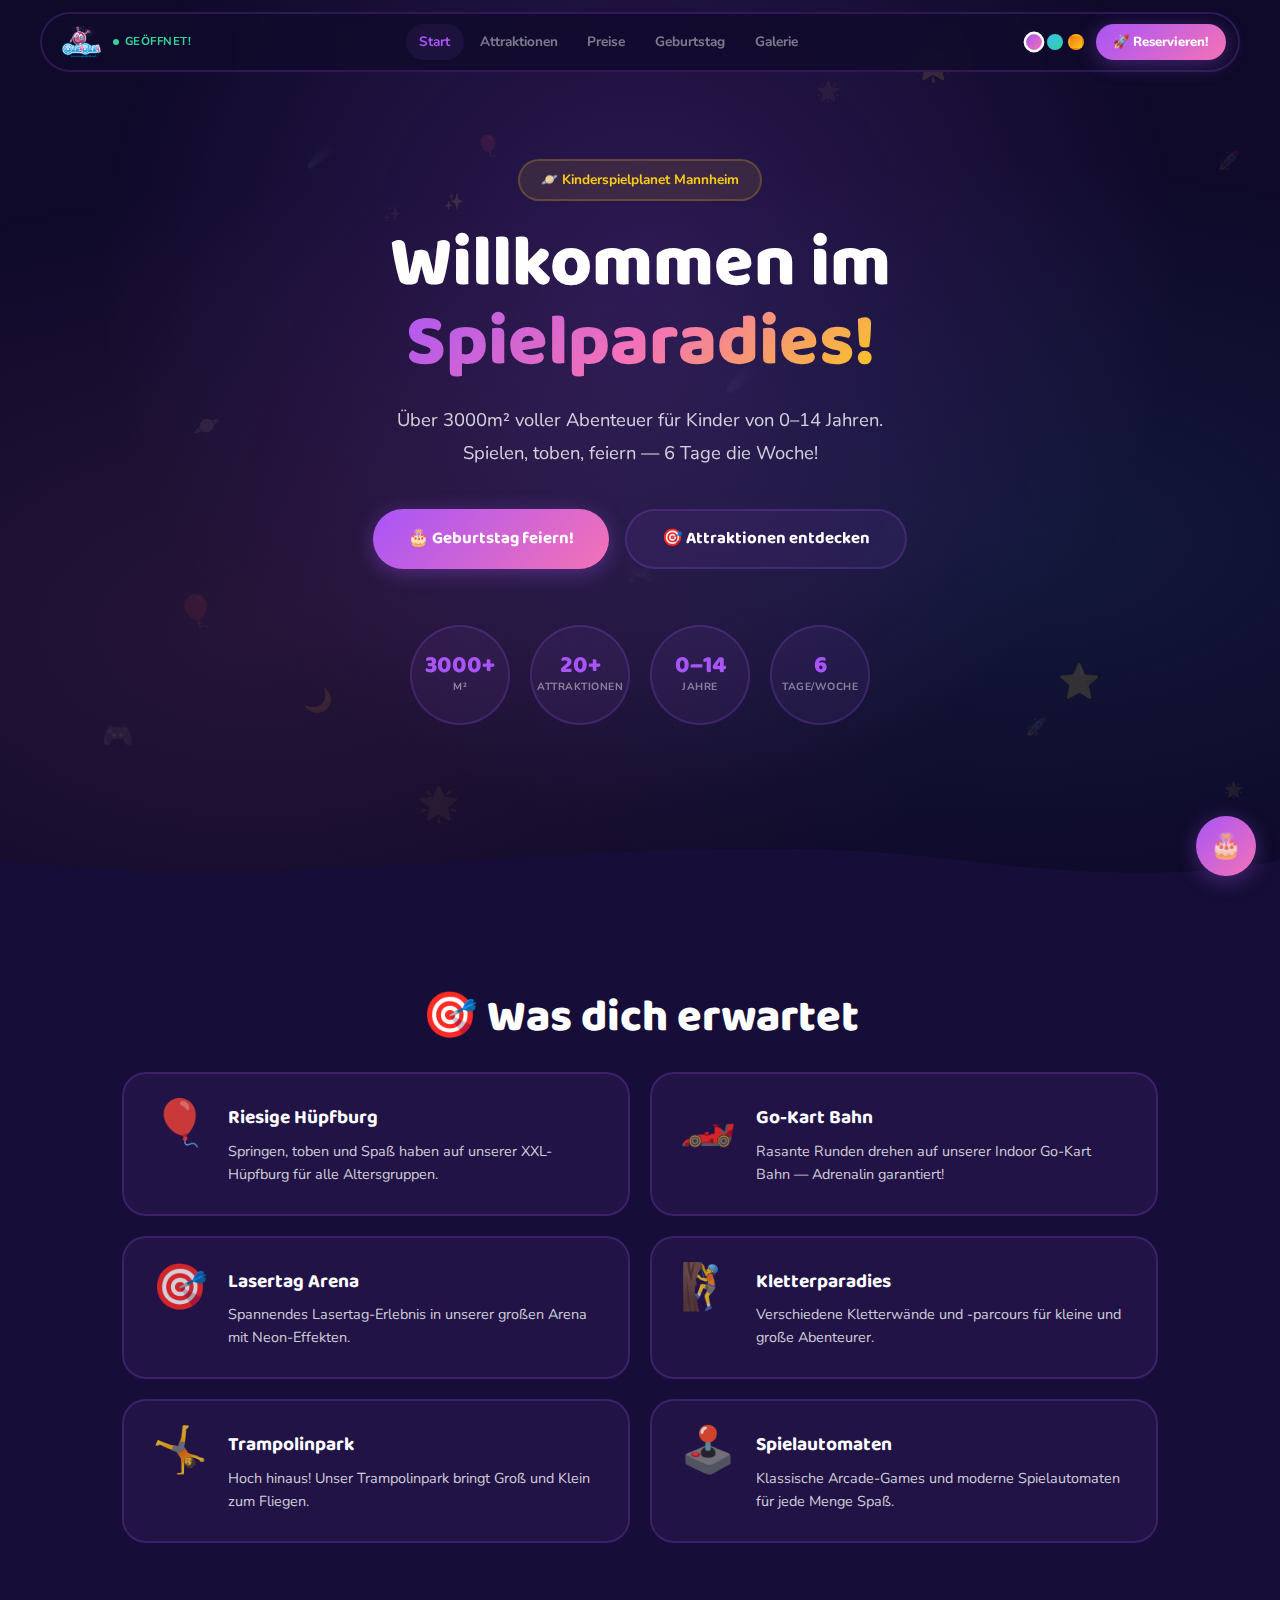
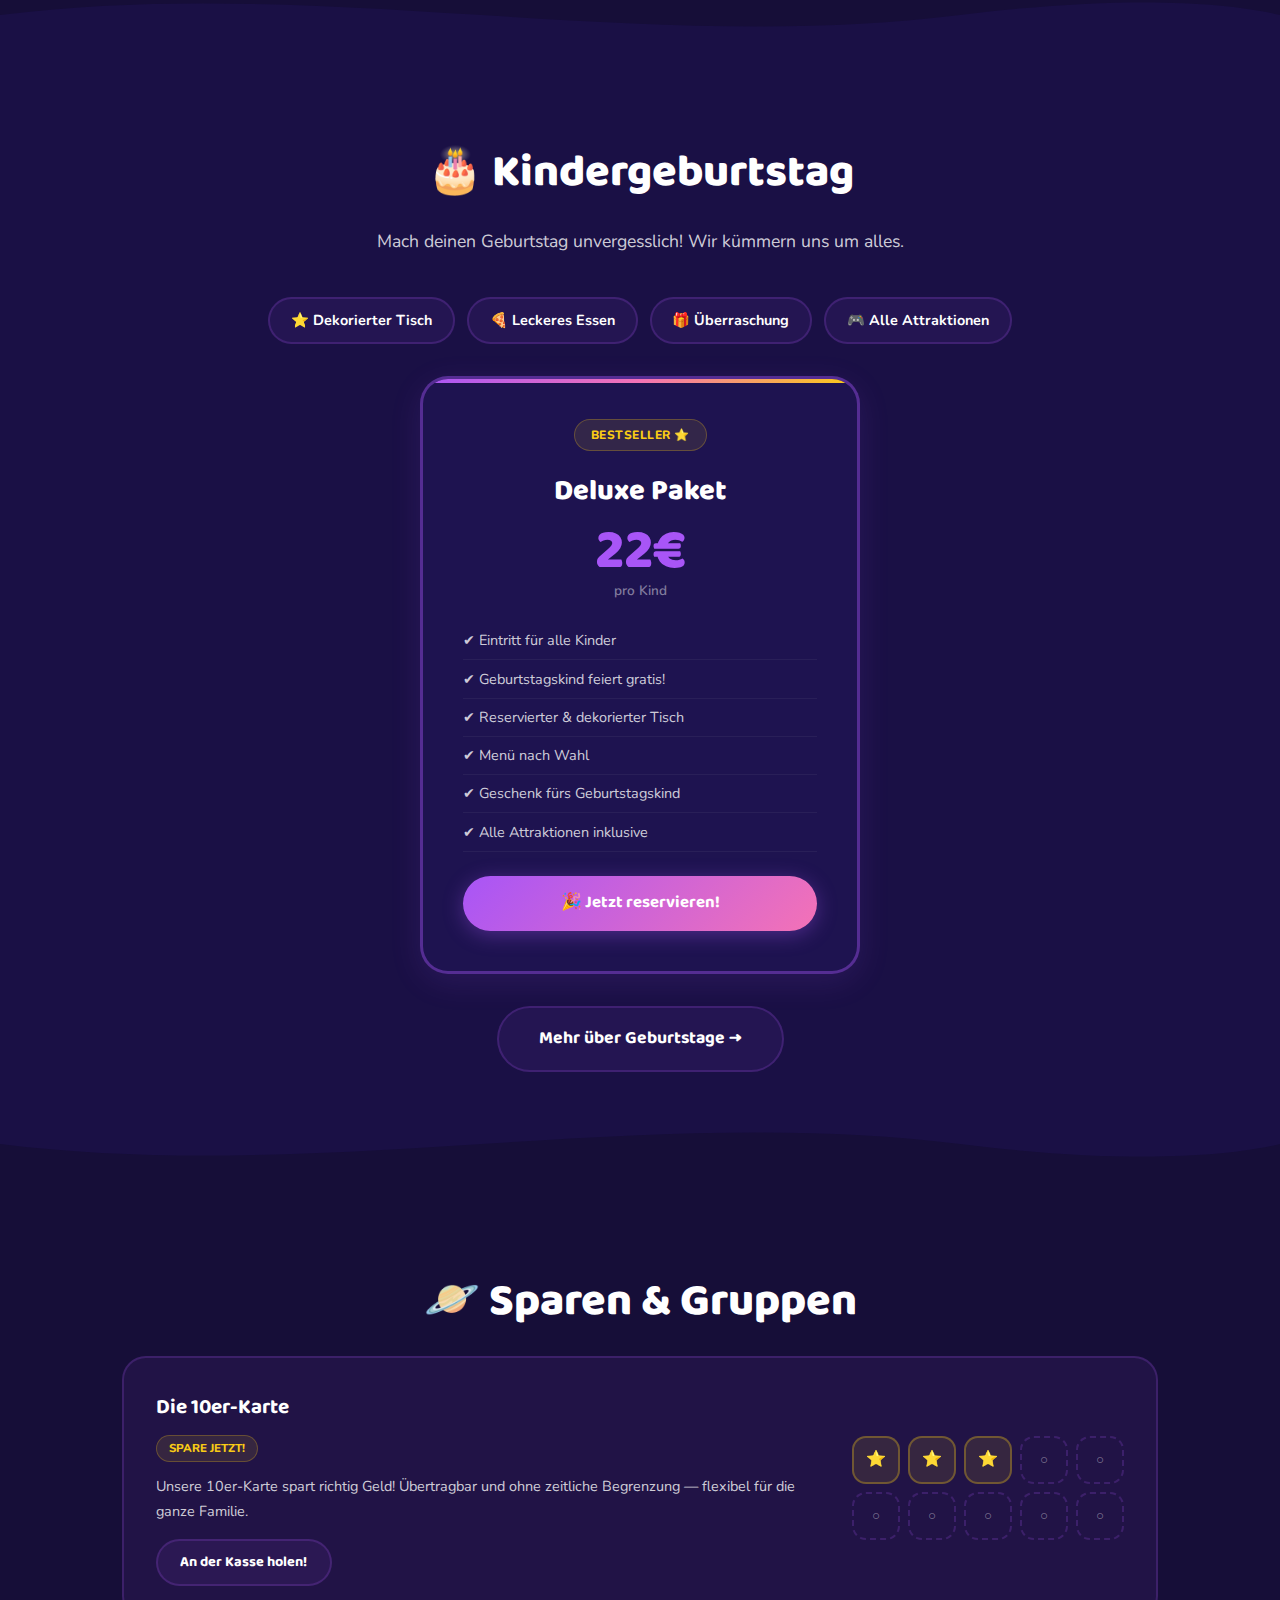
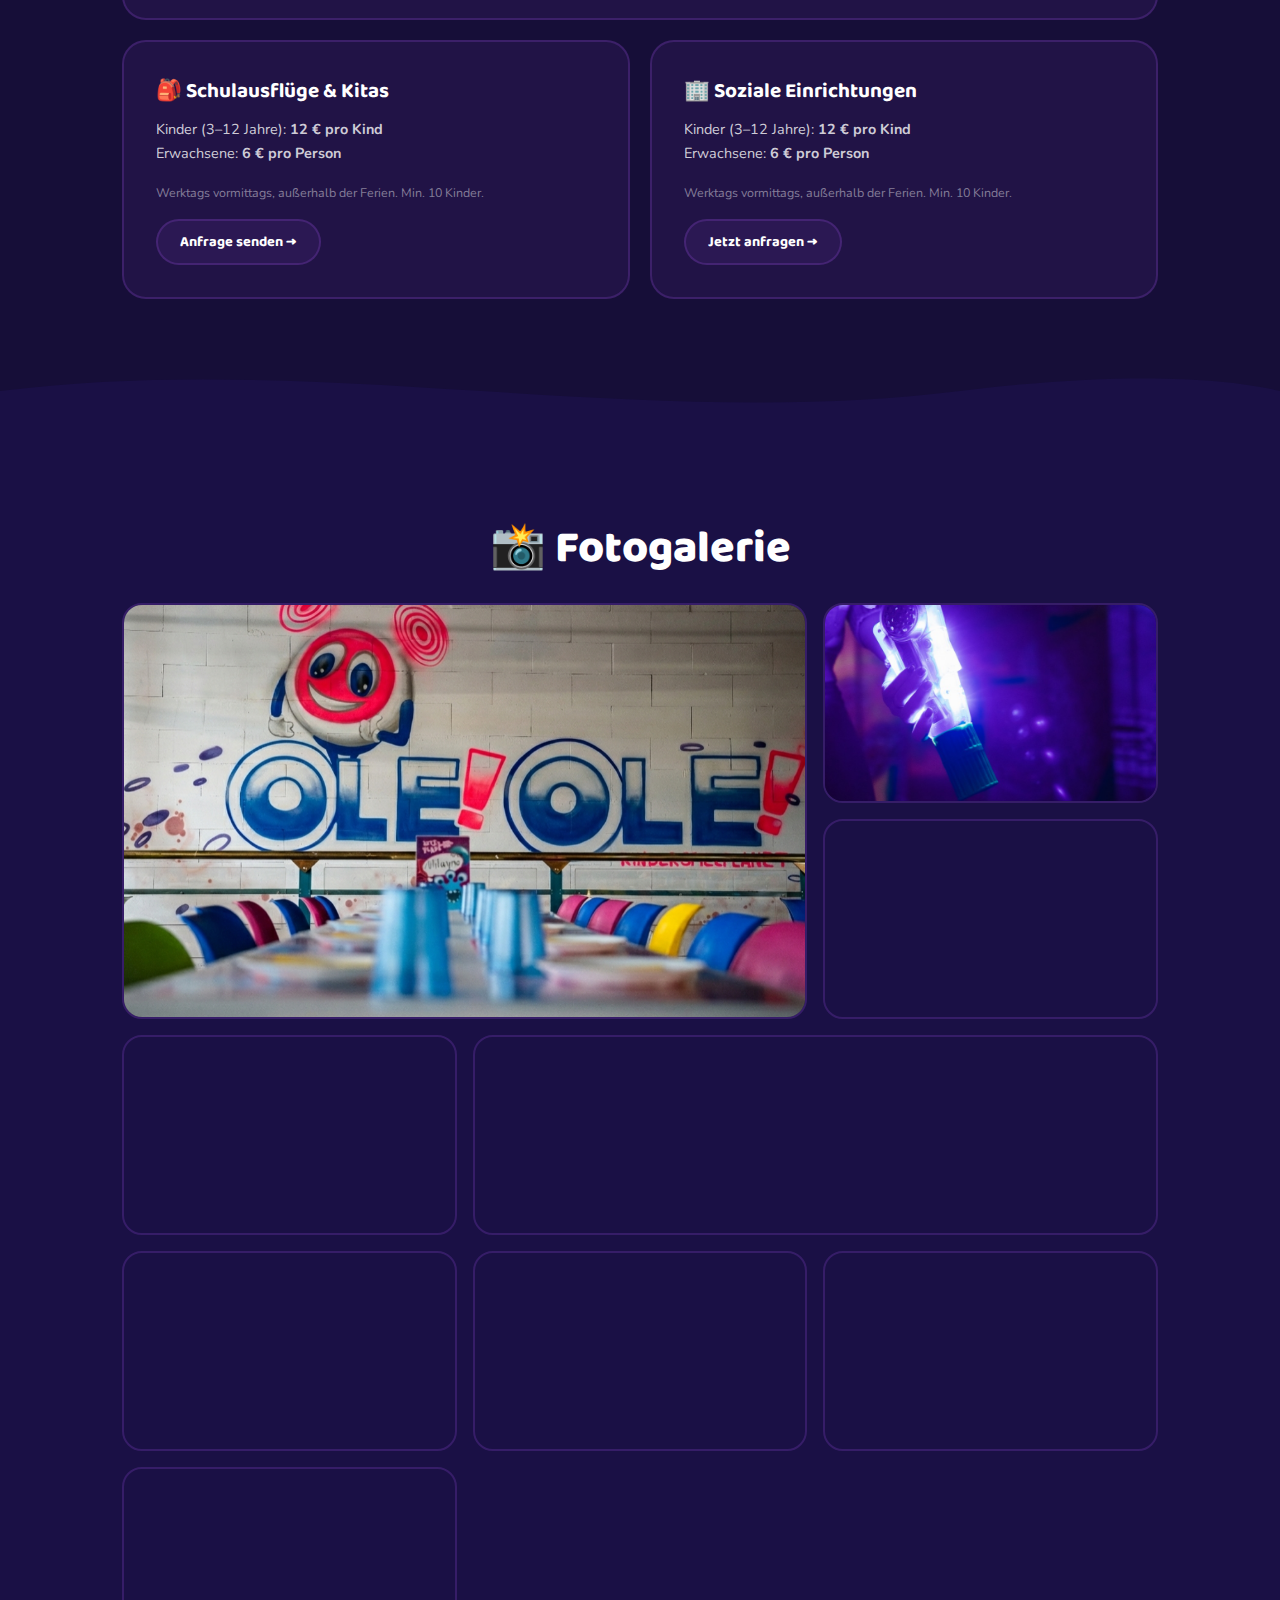
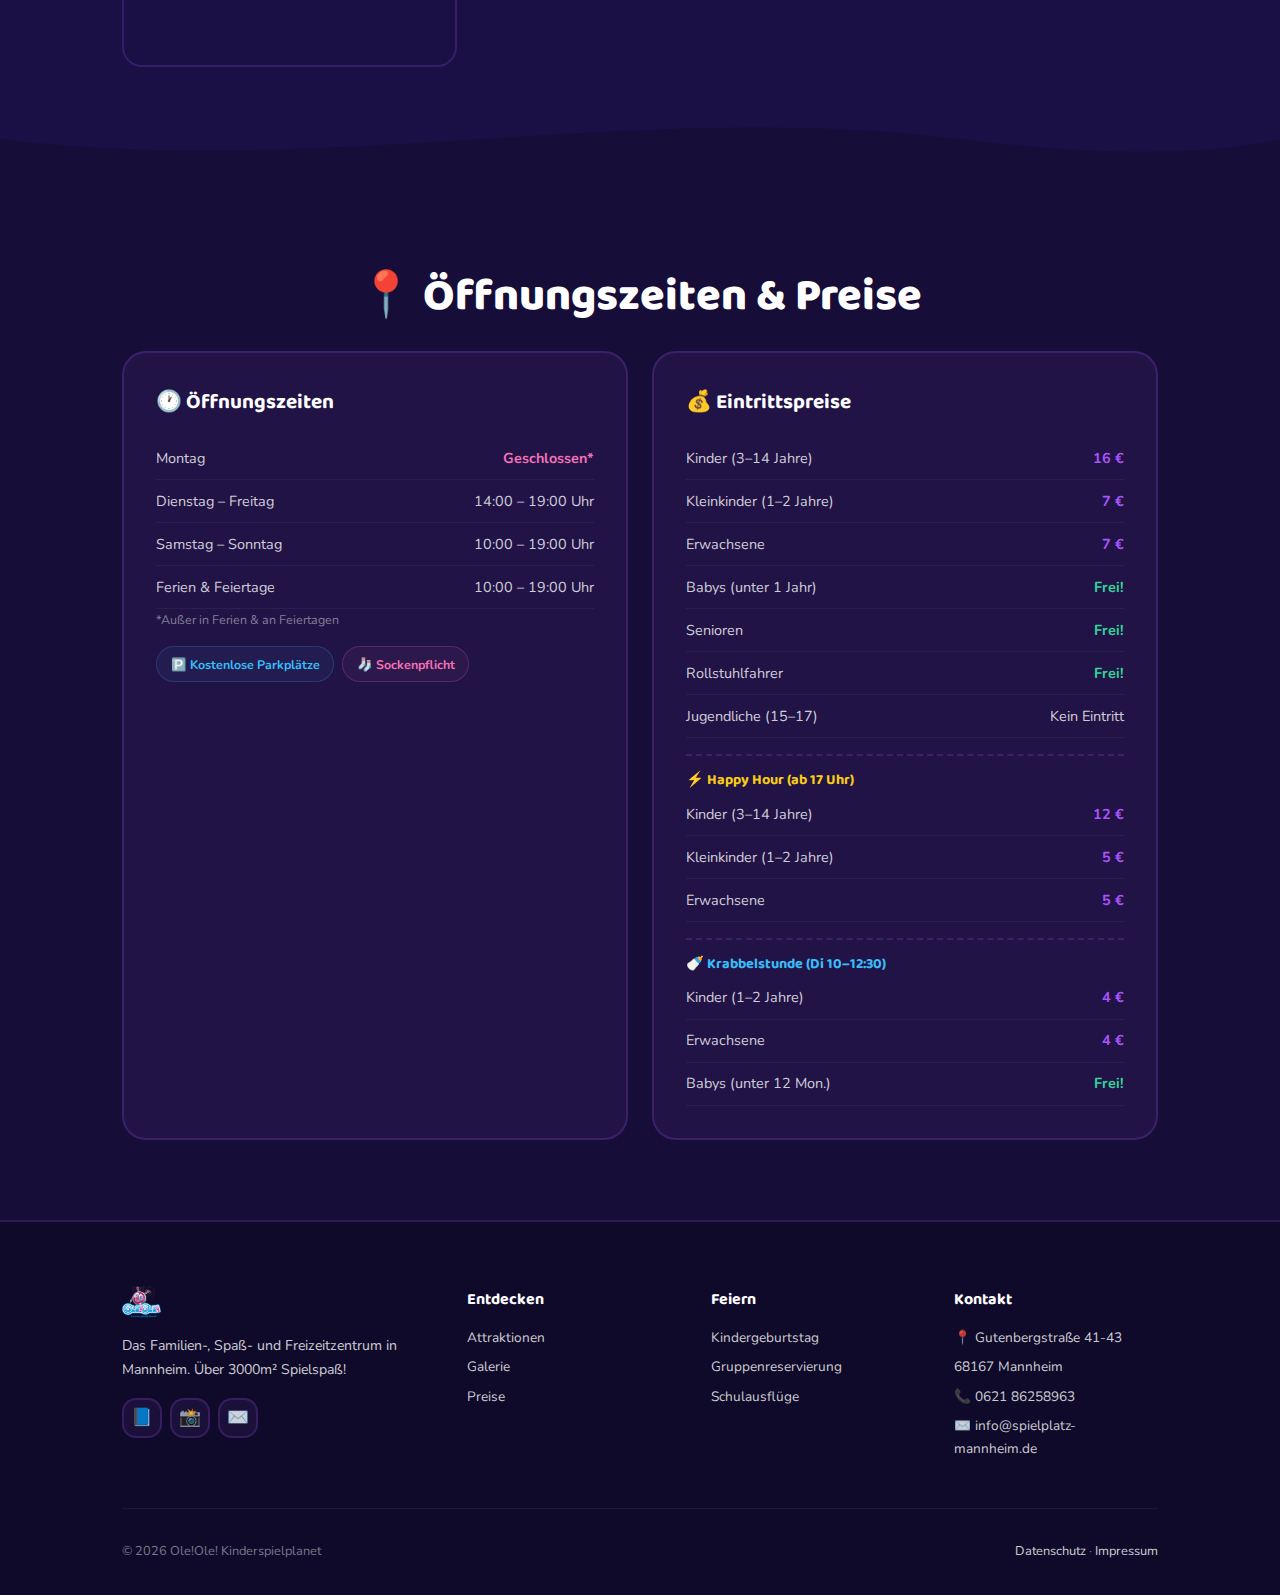
<file: example-design.html>
<!DOCTYPE html>
<html lang="de">
<head>
    <meta charset="UTF-8">
    <meta name="viewport" content="width=device-width, initial-scale=1.0">
    <title>Ole!Ole! Kinderspielplanet — Space Playground</title>
    <link rel="preconnect" href="https://fonts.googleapis.com">
    <link rel="preconnect" href="https://fonts.gstatic.com" crossorigin>
    <link href="https://fonts.googleapis.com/css2?family=Baloo+2:wght@400;500;600;700;800&family=Nunito:wght@400;500;600;700;800&display=swap" rel="stylesheet">
    <link rel="stylesheet" href="example-design.css">
    <script>
        (function() {
            var saved = localStorage.getItem('oleole-theme');
            if (saved && ['playful', 'soft', 'bold'].indexOf(saved) !== -1) {
                document.documentElement.setAttribute('data-theme', saved);
            }
        })();
    </script>
</head>
<body>

    <!-- Floating emoji background -->
    <div class="emoji-bg" id="emoji-bg" aria-hidden="true"></div>

    <!-- === NAV — Simple, rounded, friendly === -->
    <nav class="pg-nav">
        <div class="pg-nav-inner">
            <a href="index.html" class="pg-nav-brand">
                <img src="img/header.png" alt="Ole!Ole!" class="pg-nav-logo">
                <span class="pg-nav-open"><span class="pg-open-dot"></span> Geöffnet!</span>
            </a>
            <div class="pg-nav-links">
                <a href="index.html" class="pg-nav-link active">Start</a>
                <a href="attraktionen.html" class="pg-nav-link">Attraktionen</a>
                <a href="preise.html" class="pg-nav-link">Preise</a>
                <a href="geburtstag.html" class="pg-nav-link">Geburtstag</a>
                <a href="galerie.html" class="pg-nav-link">Galerie</a>
            </div>
            <div class="pg-nav-right">
                <div class="theme-switcher" aria-label="Farbthema wechseln">
                    <button class="theme-dot theme-dot--playful active" data-theme="playful" title="Galactic" aria-label="Galactic Theme"></button>
                    <button class="theme-dot theme-dot--soft" data-theme="soft" title="Ocean" aria-label="Ocean Theme"></button>
                    <button class="theme-dot theme-dot--bold" data-theme="bold" title="Sunset" aria-label="Sunset Theme"></button>
                </div>
                <a href="geburtstag.html" class="pg-nav-cta">🚀 Reservieren!</a>
            </div>
        </div>
    </nav>

    <!-- === HERO — Big, bold, fun, centered === -->
    <section class="pg-hero">
        <div class="pg-hero-inner">
            <div class="pg-hero-badge">🪐 Kinderspielplanet Mannheim</div>
            <h1 class="pg-hero-title">
                Willkommen im<br>
                <span class="pg-hero-fun">Spielparadies!</span>
            </h1>
            <p class="pg-hero-sub">Über 3000m² voller Abenteuer für Kinder von 0–14 Jahren.<br>Spielen, toben, feiern — 6 Tage die Woche!</p>
            <div class="pg-hero-btns">
                <a href="geburtstag.html" class="pg-btn pg-btn--primary">🎂 Geburtstag feiern!</a>
                <a href="attraktionen.html" class="pg-btn pg-btn--secondary">🎯 Attraktionen entdecken</a>
            </div>

            <!-- Fun bouncing stat bubbles -->
            <div class="pg-hero-bubbles">
                <div class="pg-bubble">
                    <span class="pg-bubble-num">3000+</span>
                    <span class="pg-bubble-label">m²</span>
                </div>
                <div class="pg-bubble">
                    <span class="pg-bubble-num">20+</span>
                    <span class="pg-bubble-label">Attraktionen</span>
                </div>
                <div class="pg-bubble">
                    <span class="pg-bubble-num">0–14</span>
                    <span class="pg-bubble-label">Jahre</span>
                </div>
                <div class="pg-bubble">
                    <span class="pg-bubble-num">6</span>
                    <span class="pg-bubble-label">Tage/Woche</span>
                </div>
            </div>
        </div>
        <div class="pg-wave pg-wave--hero">
            <svg viewBox="0 0 1440 120" preserveAspectRatio="none"><path d="M0,60 C360,120 720,0 1080,60 C1260,90 1380,80 1440,60 L1440,120 L0,120 Z" fill="var(--bg-section)"/></svg>
        </div>
    </section>

    <!-- === FEATURES — Big icon cards, 2-col stagger === -->
    <section class="pg-section pg-section--features">
        <div class="pg-container">
            <h2 class="pg-section-title">🎯 Was dich erwartet</h2>
            <div class="pg-features-grid">
                <div class="pg-feature-card">
                    <div class="pg-feature-emoji">🎈</div>
                    <div class="pg-feature-info">
                        <h3>Riesige Hüpfburg</h3>
                        <p>Springen, toben und Spaß haben auf unserer XXL-Hüpfburg für alle Altersgruppen.</p>
                    </div>
                </div>
                <div class="pg-feature-card">
                    <div class="pg-feature-emoji">🏎️</div>
                    <div class="pg-feature-info">
                        <h3>Go-Kart Bahn</h3>
                        <p>Rasante Runden drehen auf unserer Indoor Go-Kart Bahn — Adrenalin garantiert!</p>
                    </div>
                </div>
                <div class="pg-feature-card">
                    <div class="pg-feature-emoji">🎯</div>
                    <div class="pg-feature-info">
                        <h3>Lasertag Arena</h3>
                        <p>Spannendes Lasertag-Erlebnis in unserer großen Arena mit Neon-Effekten.</p>
                    </div>
                </div>
                <div class="pg-feature-card">
                    <div class="pg-feature-emoji">🧗</div>
                    <div class="pg-feature-info">
                        <h3>Kletterparadies</h3>
                        <p>Verschiedene Kletterwände und -parcours für kleine und große Abenteurer.</p>
                    </div>
                </div>
                <div class="pg-feature-card">
                    <div class="pg-feature-emoji">🤸</div>
                    <div class="pg-feature-info">
                        <h3>Trampolinpark</h3>
                        <p>Hoch hinaus! Unser Trampolinpark bringt Groß und Klein zum Fliegen.</p>
                    </div>
                </div>
                <div class="pg-feature-card">
                    <div class="pg-feature-emoji">🕹️</div>
                    <div class="pg-feature-info">
                        <h3>Spielautomaten</h3>
                        <p>Klassische Arcade-Games und moderne Spielautomaten für jede Menge Spaß.</p>
                    </div>
                </div>
            </div>
        </div>
        <div class="pg-wave pg-wave--down">
            <svg viewBox="0 0 1440 120" preserveAspectRatio="none"><path d="M0,60 C360,0 720,120 1080,60 C1260,30 1380,40 1440,60 L1440,120 L0,120 Z" fill="var(--bg-alt)"/></svg>
        </div>
    </section>

    <!-- === BIRTHDAY — Big fun card centered === -->
    <section class="pg-section pg-section--birthday">
        <div class="pg-container">
            <h2 class="pg-section-title">🎂 Kindergeburtstag</h2>
            <p class="pg-section-sub">Mach deinen Geburtstag unvergesslich! Wir kümmern uns um alles.</p>

            <div class="pg-birthday-layout">
                <div class="pg-birthday-perks">
                    <div class="pg-perk-item">⭐ Dekorierter Tisch</div>
                    <div class="pg-perk-item">🍕 Leckeres Essen</div>
                    <div class="pg-perk-item">🎁 Überraschung</div>
                    <div class="pg-perk-item">🎮 Alle Attraktionen</div>
                </div>

                <div class="pg-birthday-card">
                    <div class="pg-birthday-card-ribbon">Bestseller ⭐</div>
                    <h3>Deluxe Paket</h3>
                    <div class="pg-birthday-price">22€ <span>pro Kind</span></div>
                    <ul>
                        <li>✔ Eintritt für alle Kinder</li>
                        <li>✔ Geburtstagskind feiert gratis!</li>
                        <li>✔ Reservierter & dekorierter Tisch</li>
                        <li>✔ Menü nach Wahl</li>
                        <li>✔ Geschenk fürs Geburtstagskind</li>
                        <li>✔ Alle Attraktionen inklusive</li>
                    </ul>
                    <a href="geburtstag.html" class="pg-btn pg-btn--primary pg-btn--full">🎉 Jetzt reservieren!</a>
                </div>

                <a href="geburtstag.html" class="pg-btn pg-btn--secondary pg-btn--lg">Mehr über Geburtstage →</a>
            </div>
        </div>
        <div class="pg-wave pg-wave--down">
            <svg viewBox="0 0 1440 120" preserveAspectRatio="none"><path d="M0,60 C360,120 720,0 1080,60 C1260,90 1380,80 1440,60 L1440,120 L0,120 Z" fill="var(--bg-section)"/></svg>
        </div>
    </section>

    <!-- === LOYALTY + GROUPS — Stacked cards === -->
    <section class="pg-section pg-section--offers">
        <div class="pg-container">
            <h2 class="pg-section-title">🪐 Sparen & Gruppen</h2>

            <!-- Loyalty -->
            <div class="pg-offer-card pg-offer-card--big">
                <div class="pg-offer-left">
                    <h3>Die 10er-Karte</h3>
                    <span class="pg-offer-badge">Spare Jetzt!</span>
                    <p>Unsere 10er-Karte spart richtig Geld! Übertragbar und ohne zeitliche Begrenzung — flexibel für die ganze Familie.</p>
                    <a href="https://maps.app.goo.gl/feNTfNP7UppZcevr7" target="_blank" rel="noopener noreferrer" class="pg-btn pg-btn--secondary pg-btn--sm">An der Kasse holen!</a>
                </div>
                <div class="pg-offer-stamps">
                    <div class="pg-stamp filled">⭐</div>
                    <div class="pg-stamp filled">⭐</div>
                    <div class="pg-stamp filled">⭐</div>
                    <div class="pg-stamp">○</div>
                    <div class="pg-stamp">○</div>
                    <div class="pg-stamp">○</div>
                    <div class="pg-stamp">○</div>
                    <div class="pg-stamp">○</div>
                    <div class="pg-stamp">○</div>
                    <div class="pg-stamp">○</div>
                </div>
            </div>

            <div class="pg-groups-row">
                <div class="pg-offer-card">
                    <h3>🎒 Schulausflüge & Kitas</h3>
                    <p>Kinder (3–12 Jahre): <strong>12 € pro Kind</strong><br>Erwachsene: <strong>6 € pro Person</strong></p>
                    <p class="pg-small-note">Werktags vormittags, außerhalb der Ferien. Min. 10 Kinder.</p>
                    <a href="mailto:info@spielplatz-mannheim.de?subject=Anfrage%20Schulausflug" class="pg-btn pg-btn--secondary pg-btn--sm">Anfrage senden →</a>
                </div>
                <div class="pg-offer-card">
                    <h3>🏢 Soziale Einrichtungen</h3>
                    <p>Kinder (3–12 Jahre): <strong>12 € pro Kind</strong><br>Erwachsene: <strong>6 € pro Person</strong></p>
                    <p class="pg-small-note">Werktags vormittags, außerhalb der Ferien. Min. 10 Kinder.</p>
                    <a href="mailto:info@spielplatz-mannheim.de?subject=Anfrage%20Soziale%20Einrichtung" class="pg-btn pg-btn--secondary pg-btn--sm">Jetzt anfragen →</a>
                </div>
            </div>
        </div>
        <div class="pg-wave pg-wave--down">
            <svg viewBox="0 0 1440 120" preserveAspectRatio="none"><path d="M0,60 C360,0 720,120 1080,60 C1260,30 1380,40 1440,60 L1440,120 L0,120 Z" fill="var(--bg-alt)"/></svg>
        </div>
    </section>

    <!-- === GALLERY — Simple rounded grid === -->
    <section class="pg-section pg-section--gallery">
        <div class="pg-container">
            <h2 class="pg-section-title">📸 Fotogalerie</h2>
            <div class="pg-gallery-grid">
                <div class="pg-gal-item pg-gal-item--big" data-label="Geburtstagszone 🎂">
                    <img src="img/resized/Birthday.png" alt="Geburtstagszone" loading="lazy">
                </div>
                <div class="pg-gal-item" data-label="Lasertag 🎯">
                    <img src="img/resized/OleOleOut_DSC9879_1.jpg" alt="Lasertag" loading="lazy">
                </div>
                <div class="pg-gal-item" data-label="Trampolinpark 🤸">
                    <img src="img/resized/OleOleOut_DSC9743.jpg" alt="Trampolinpark" loading="lazy">
                </div>
                <div class="pg-gal-item" data-label="Spielbereich 🎈">
                    <img src="img/resized/OleOleOut_DSC9809.jpg" alt="Spielbereich" loading="lazy">
                </div>
                <div class="pg-gal-item pg-gal-item--wide" data-label="Actionfläche 🏎️">
                    <img src="img/resized/DSC9775_1.jpg" alt="Actionfläche" loading="lazy">
                </div>
                <div class="pg-gal-item" data-label="Geburtstage 🎁">
                    <img src="img/resized/OleOleOut_DSC9891.jpg" alt="Geburtstage" loading="lazy">
                </div>
                <div class="pg-gal-item" data-label="Go-Karts 🏎️">
                    <img src="img/resized/OleOleOut_DSC9893.jpg" alt="Go-Karts" loading="lazy">
                </div>
                <div class="pg-gal-item" data-label="Spielautomaten 🕹️">
                    <img src="img/resized/OleOleOut_DSC9798.jpg" alt="Spielautomaten" loading="lazy">
                </div>
                <div class="pg-gal-item" data-label="Abenteuerwelt 🧗">
                    <img src="img/resized/OleOleOut_DSC9863.jpg" alt="Abenteuerwelt" loading="lazy">
                </div>
            </div>
        </div>
        <div class="pg-wave pg-wave--down">
            <svg viewBox="0 0 1440 120" preserveAspectRatio="none"><path d="M0,60 C360,120 720,0 1080,60 C1260,90 1380,80 1440,60 L1440,120 L0,120 Z" fill="var(--bg-section)"/></svg>
        </div>
    </section>

    <!-- === HOURS & PRICES — Friendly rounded cards === -->
    <section class="pg-section pg-section--info">
        <div class="pg-container">
            <h2 class="pg-section-title">📍 Öffnungszeiten & Preise</h2>
            <div class="pg-info-grid">
                <div class="pg-info-card">
                    <h3>🕐 Öffnungszeiten</h3>
                    <div class="pg-info-row"><span>Montag</span><span class="pg-closed">Geschlossen*</span></div>
                    <div class="pg-info-row"><span>Dienstag – Freitag</span><span>14:00 – 19:00 Uhr</span></div>
                    <div class="pg-info-row"><span>Samstag – Sonntag</span><span>10:00 – 19:00 Uhr</span></div>
                    <div class="pg-info-row"><span>Ferien & Feiertage</span><span>10:00 – 19:00 Uhr</span></div>
                    <p class="pg-small-note">*Außer in Ferien & an Feiertagen</p>
                    <div class="pg-chips">
                        <span class="pg-chip">🅿️ Kostenlose Parkplätze</span>
                        <span class="pg-chip pg-chip--alt">🧦 Sockenpflicht</span>
                    </div>
                </div>
                <div class="pg-info-card">
                    <h3>💰 Eintrittspreise</h3>
                    <div class="pg-info-row"><span>Kinder (3–14 Jahre)</span><span class="pg-price">16 €</span></div>
                    <div class="pg-info-row"><span>Kleinkinder (1–2 Jahre)</span><span class="pg-price">7 €</span></div>
                    <div class="pg-info-row"><span>Erwachsene</span><span class="pg-price">7 €</span></div>
                    <div class="pg-info-row"><span>Babys (unter 1 Jahr)</span><span class="pg-free">Frei!</span></div>
                    <div class="pg-info-row"><span>Senioren</span><span class="pg-free">Frei!</span></div>
                    <div class="pg-info-row"><span>Rollstuhlfahrer</span><span class="pg-free">Frei!</span></div>
                    <div class="pg-info-row"><span>Jugendliche (15–17)</span><span>Kein Eintritt</span></div>
                    <div class="pg-price-section">⚡ Happy Hour (ab 17 Uhr)</div>
                    <div class="pg-info-row"><span>Kinder (3–14 Jahre)</span><span class="pg-price">12 €</span></div>
                    <div class="pg-info-row"><span>Kleinkinder (1–2 Jahre)</span><span class="pg-price">5 €</span></div>
                    <div class="pg-info-row"><span>Erwachsene</span><span class="pg-price">5 €</span></div>
                    <div class="pg-price-section pg-price-section--alt">🍼 Krabbelstunde (Di 10–12:30)</div>
                    <div class="pg-info-row"><span>Kinder (1–2 Jahre)</span><span class="pg-price">4 €</span></div>
                    <div class="pg-info-row"><span>Erwachsene</span><span class="pg-price">4 €</span></div>
                    <div class="pg-info-row"><span>Babys (unter 12 Mon.)</span><span class="pg-free">Frei!</span></div>
                </div>
            </div>
        </div>
    </section>

    <!-- === FOOTER === -->
    <footer class="pg-footer">
        <div class="pg-container">
            <div class="pg-footer-grid">
                <div class="pg-footer-brand">
                    <img src="img/header.png" alt="Ole!Ole!" class="pg-footer-logo">
                    <p>Das Familien-, Spaß- und Freizeitzentrum in Mannheim. Über 3000m² Spielspaß!</p>
                    <div class="pg-footer-socials">
                        <a href="https://www.facebook.com/Kinderspielplanet" target="_blank" rel="noopener noreferrer">📘</a>
                        <a href="#">📸</a>
                        <a href="mailto:info@spielplatz-mannheim.de">✉️</a>
                    </div>
                </div>
                <div class="pg-footer-col">
                    <h4>Entdecken</h4>
                    <a href="attraktionen.html">Attraktionen</a>
                    <a href="galerie.html">Galerie</a>
                    <a href="preise.html">Preise</a>
                </div>
                <div class="pg-footer-col">
                    <h4>Feiern</h4>
                    <a href="geburtstag.html">Kindergeburtstag</a>
                    <a href="preise.html#gruppen">Gruppenreservierung</a>
                    <a href="preise.html#gruppen">Schulausflüge</a>
                </div>
                <div class="pg-footer-col">
                    <h4>Kontakt</h4>
                    <span>📍 Gutenbergstraße 41-43</span>
                    <span>68167 Mannheim</span>
                    <a href="tel:+4962186258963">📞 0621 86258963</a>
                    <a href="mailto:info@spielplatz-mannheim.de">✉️ info@spielplatz-mannheim.de</a>
                </div>
            </div>
            <div class="pg-footer-bottom">
                <span>© 2026 Ole!Ole! Kinderspielplanet</span>
                <span><a href="#">Datenschutz</a> · <a href="#">Impressum</a></span>
            </div>
        </div>
    </footer>

    <!-- Floating CTA -->
    <div class="pg-float-cta">
        <a href="geburtstag.html" class="pg-float-btn">🎂</a>
    </div>

    <!-- ============ SCRIPTS ============ -->

    <!-- Theme Switcher -->
    <script>
    (function() {
        'use strict';
        var KEY = 'oleole-theme';
        var VALID = ['playful', 'soft', 'bold'];
        function get() { var s = localStorage.getItem(KEY); return VALID.indexOf(s) !== -1 ? s : 'playful'; }
        function apply(t) {
            document.documentElement.setAttribute('data-theme', t);
            localStorage.setItem(KEY, t);
            document.querySelectorAll('.theme-dot').forEach(function(d) { d.classList.toggle('active', d.dataset.theme === t); });
        }
        function init() {
            apply(get());
            document.querySelectorAll('.theme-dot').forEach(function(d) {
                d.addEventListener('click', function() { apply(this.dataset.theme); });
            });
        }
        if (document.readyState === 'loading') document.addEventListener('DOMContentLoaded', init);
        else init();
    })();
    </script>

    <!-- Floating emoji particles -->
    <script>
    (function() {
        var container = document.getElementById('emoji-bg');
        if (!container) return;
        var emojis = ['⭐', '🌟', '✨', '💫', '🪐', '🚀', '🌙', '☄️', '🎈', '🎯', '🎮'];
        for (var i = 0; i < 20; i++) {
            var el = document.createElement('div');
            el.className = 'floating-emoji';
            el.textContent = emojis[Math.floor(Math.random() * emojis.length)];
            el.style.cssText =
                'left:' + (Math.random() * 100) + '%;' +
                'top:' + (Math.random() * 100) + '%;' +
                'font-size:' + (Math.random() * 20 + 14) + 'px;' +
                'animation-duration:' + (Math.random() * 25 + 20) + 's;' +
                'animation-delay:' + (Math.random() * 15) + 's;' +
                'opacity:' + (Math.random() * 0.15 + 0.05) + ';';
            container.appendChild(el);
        }
    })();
    </script>

</body>
</html>
</file>
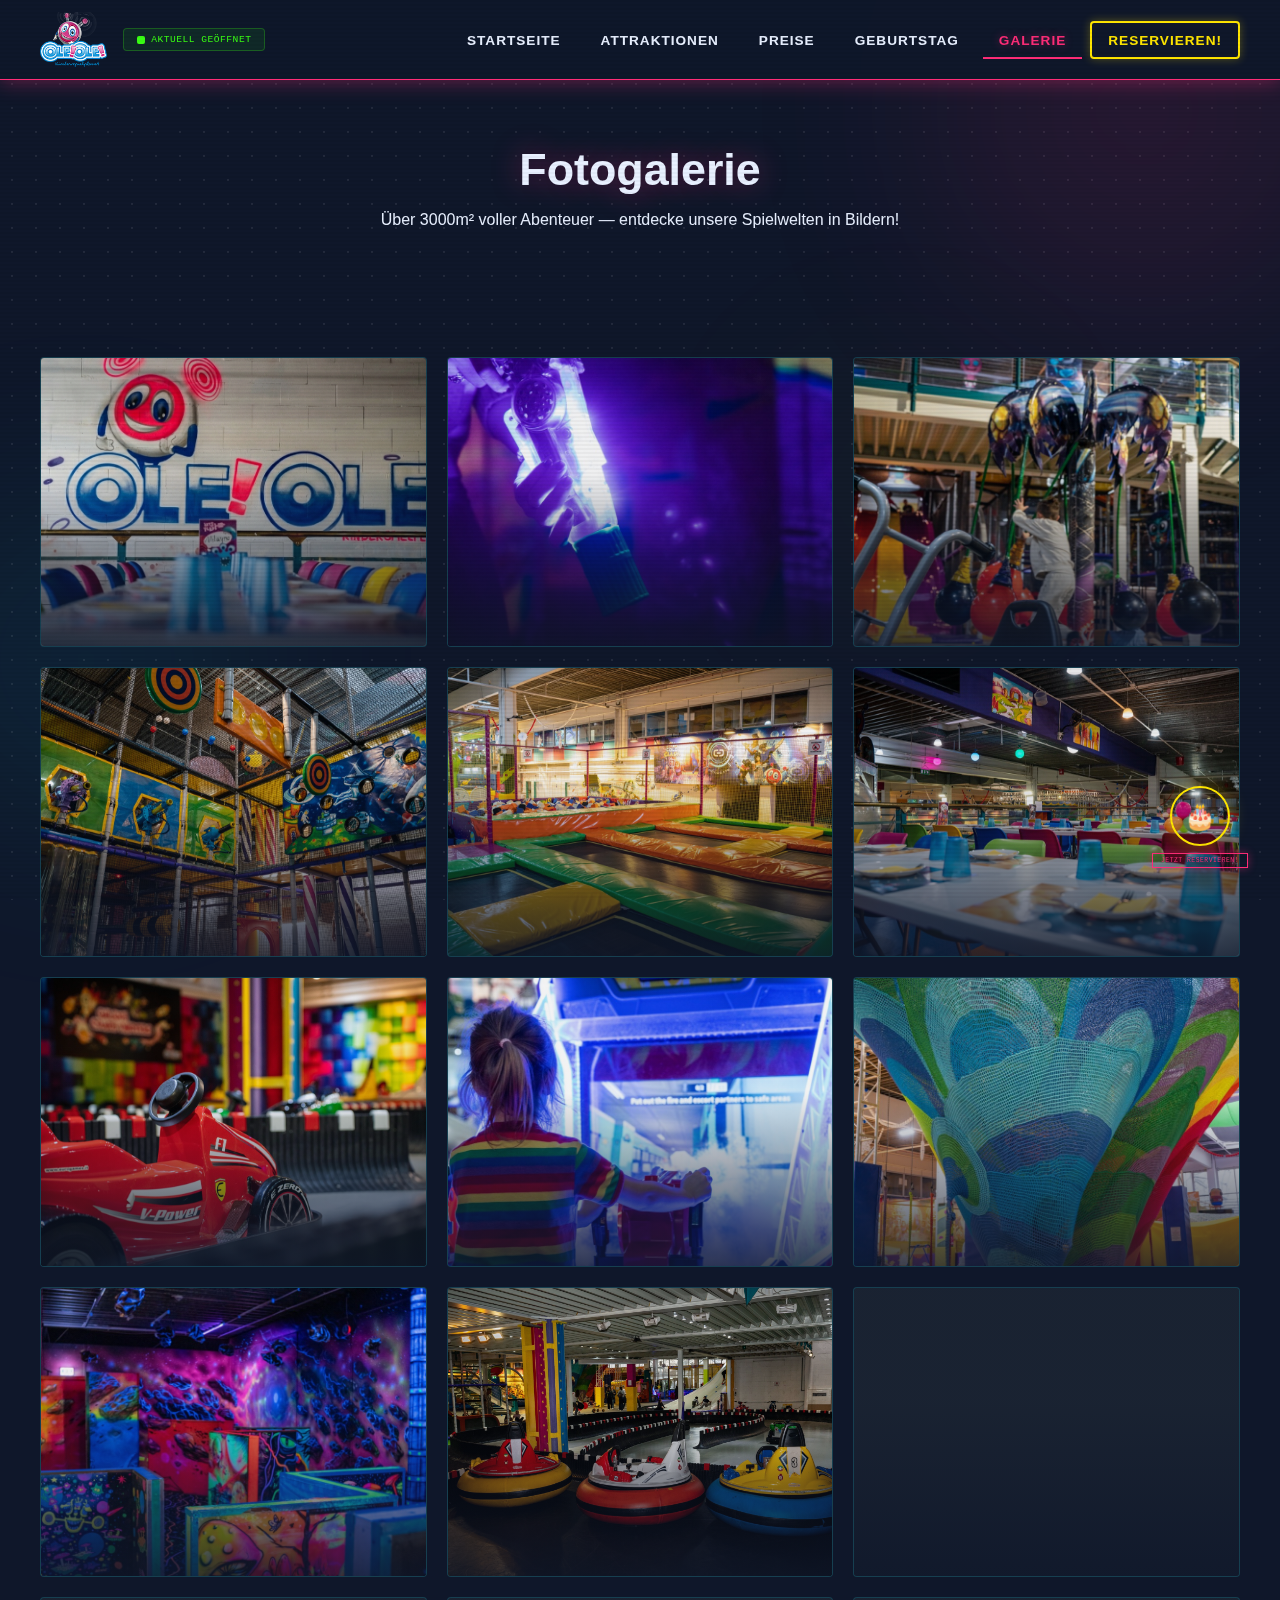
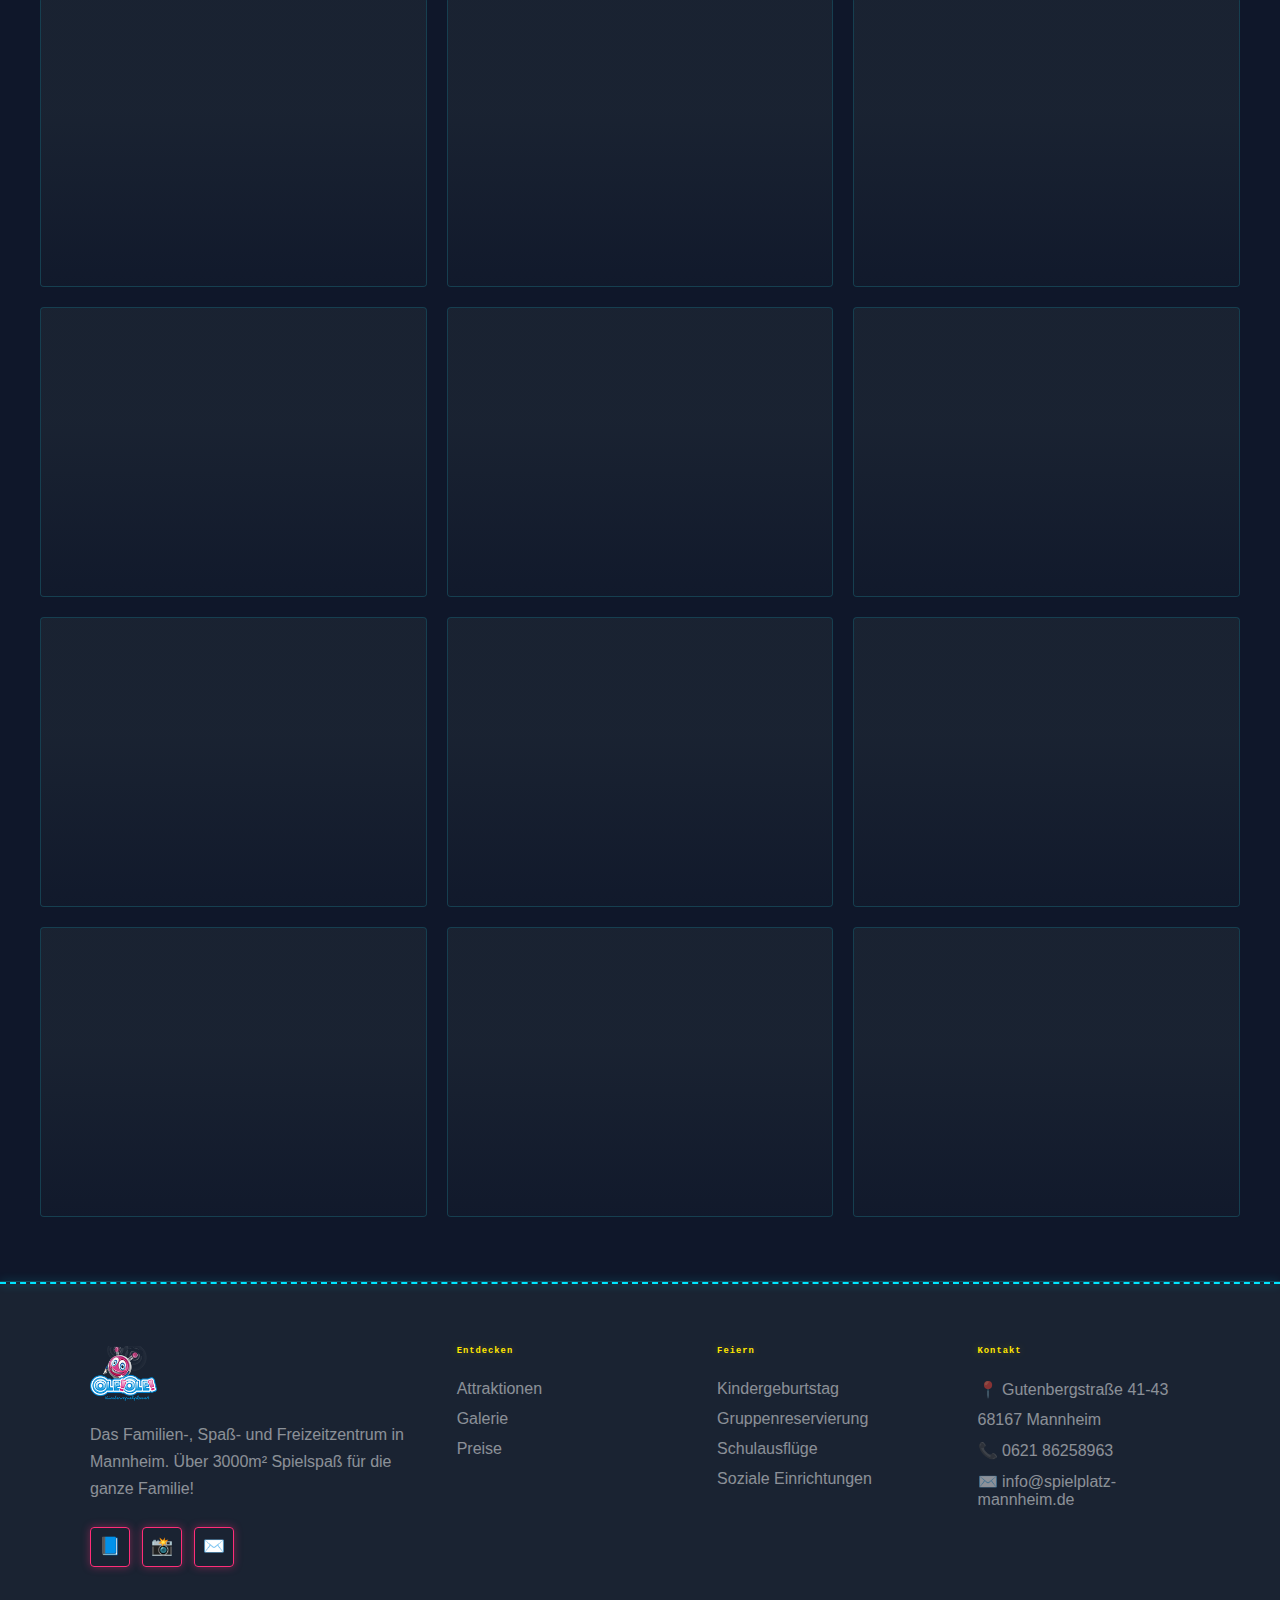
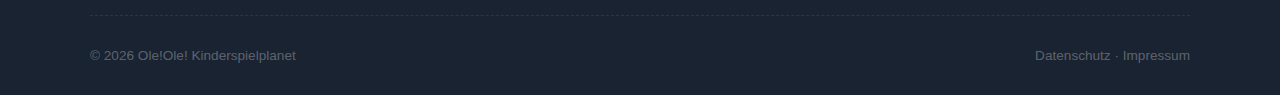
<file: galerie.html>
<!DOCTYPE html>
<html lang="de">
<head>
    <meta charset="UTF-8">
    <meta name="viewport" content="width=device-width, initial-scale=1.0">
    <title>Fotogalerie | Ole!Ole! Kinderspielplanet</title>
    <link rel="preconnect" href="https://fonts.googleapis.com">
    <link rel="preconnect" href="https://fonts.gstatic.com" crossorigin>
    <link href="https://fonts.googleapis.com/css2?family=Lilita+One&family=Nunito:wght@400;600;700;800&display=swap" rel="stylesheet">
    <link rel="stylesheet" href="style.css">
</head>
<body>
    <!-- Starfield -->
    <div class="starfield" id="starfield"></div>
    <div class="nebula nebula-1"></div>
    <div class="nebula nebula-2"></div>
    <div class="nebula nebula-3"></div>

    <!-- Navigation -->
    <nav>
        <div class="nav-container">
            <div class="nav-left">
                <img src="img/header.png" alt="Ole!Ole!" class="logo-img">
                <div class="nav-status"><span class="nav-status-dot"></span> Aktuell geöffnet</div>
            </div>
            <ul class="nav-links">
                <li><a href="index.html">Startseite</a></li>
                <li><a href="attraktionen.html">Attraktionen</a></li>
                <li><a href="preise.html">Preise</a></li>
                <li><a href="geburtstag.html">Geburtstag</a></li>
                <li><a href="galerie.html" class="active">Galerie</a></li>
                <li><a href="geburtstag.html" class="nav-cta">Reservieren!</a></li>
            </ul>
        </div>
    </nav>

    <!-- Page Hero -->
    <section class="page-hero">
        <h1>Fotogalerie</h1>
        <p>Über 3000m² voller Abenteuer — entdecke unsere Spielwelten in Bildern!</p>
    </section>

    <!-- Full Gallery -->
    <section class="gallery-full">
        <div class="gallery-full-grid">
            <!-- Images from img/resized/ -->
            <div class="gallery-item" data-label="Geburtstagszone">
                <img src="img/resized/Birthday.png" alt="Kinder feiern Geburtstag im Ole!Ole! Kinderspielplanet" loading="lazy" decoding="async">
            </div>
            <div class="gallery-item" data-label="Lasertag">
                <img src="img/resized/OleOleOut_DSC9879_1.jpg" alt="Lasertag-Arena mit leuchtenden Markierern" loading="lazy" decoding="async">
            </div>
            <div class="gallery-item" data-label="Spielbereich">
                <img src="img/resized/OleOleOut_DSC9809.jpg" alt="Bunter Indoor-Spielbereich für Kinder" loading="lazy" decoding="async">
            </div>
            <div class="gallery-item" data-label="Actionfläche">
                <img src="img/resized/DSC9775_1.jpg" alt="Kinder spielen auf der großen Actionfläche" loading="lazy" decoding="async">
            </div>
            <div class="gallery-item" data-label="Trampolinpark">
                <img src="img/resized/OleOleOut_DSC9743.jpg" alt="Kinder springen auf Trampolinen im Indoor-Park" loading="lazy" decoding="async">
            </div>
            <div class="gallery-item" data-label="Geburtstage">
                <img src="img/resized/OleOleOut_DSC9891.jpg" alt="Festlich dekorierte Geburtstagstische im Spielplanet" loading="lazy" decoding="async">
            </div>
            <div class="gallery-item" data-label="Go Karts">
                <img src="img/resized/OleOleOut_DSC9893.jpg" alt="Go-Kart-Bahn für Kinder im Ole!Ole!" loading="lazy" decoding="async">
            </div>
            <div class="gallery-item" data-label="Spielautomaten">
                <img src="img/resized/OleOleOut_DSC9798.jpg" alt="Kinder spielen an bunten Spielautomaten" loading="lazy" decoding="async">
            </div>
            <div class="gallery-item" data-label="Kletterbereich">
                <img src="img/resized/ODSC9761.jpg" alt="Kinder klettern im mehrstöckigen Kletterbereich" loading="lazy" decoding="async">
            </div>
            <div class="gallery-item" data-label="Abenteuerwelt">
                <img src="img/resized/OleOleOut_DSC9863.jpg" alt="Kinder erkunden die bunte Abenteuerwelt" loading="lazy" decoding="async">
            </div>

            <!-- Images from img/gallery/resized/ -->
            <div class="gallery-item" data-label="Autoscooter">
                <img src="img/gallery/resized/OleOleOut_DSC9770_1.jpg" alt="Autoscooter-Fahrbahn für Kinder" loading="lazy" decoding="async">
            </div>
            <div class="gallery-item" data-label="Klettergerüst">
                <img src="img/gallery/resized/OleOleOut_DSC9771_1.jpg" alt="Großes Klettergerüst mit Rutschen und Tunneln" loading="lazy" decoding="async">
            </div>
            <div class="gallery-item" data-label="Ballbad">
                <img src="img/gallery/resized/OleOleOut_DSC9774_1.jpg" alt="Buntes Ballbad voller farbiger Bälle" loading="lazy" decoding="async">
            </div>
            <div class="gallery-item" data-label="Fahrzeugpark">
                <img src="img/gallery/resized/OleOleOut_DSC9784_1.jpg" alt="Fahrzeugpark mit Kinderfahrzeugen zum Fahren" loading="lazy" decoding="async">
            </div>
            <div class="gallery-item" data-label="Hüpfburg">
                <img src="img/gallery/resized/OleOleOut_DSC9793.jpg" alt="Große bunte Hüpfburg zum Toben" loading="lazy" decoding="async">
            </div>
            <div class="gallery-item" data-label="Zorb Balls">
                <img src="img/gallery/resized/OleOleOut_DSC9797.jpg" alt="Kinder spielen mit Zorb Balls auf dem Wasser" loading="lazy" decoding="async">
            </div>
            <div class="gallery-item" data-label="Spiellandschaft">
                <img src="img/gallery/resized/OleOleOut_DSC9805.jpg" alt="Weitläufige Indoor-Spiellandschaft mit Attraktionen" loading="lazy" decoding="async">
            </div>
            <div class="gallery-item" data-label="Klettertunnel">
                <img src="img/gallery/resized/OleOleOut_DSC9814.jpg" alt="Kinder krabbeln durch bunte Klettertunnel" loading="lazy" decoding="async">
            </div>
            <div class="gallery-item" data-label="Riesenrutsche">
                <img src="img/gallery/resized/OleOleOut_DSC9816.jpg" alt="Kinder rutschen die große Riesenrutsche herunter" loading="lazy" decoding="async">
            </div>
            <div class="gallery-item" data-label="Digitale Spielwand">
                <img src="img/gallery/resized/OleOleOut_DSC9830.jpg" alt="Interaktive digitale Spielwand mit Lichteffekten" loading="lazy" decoding="async">
            </div>
            <div class="gallery-item" data-label="Spielburg">
                <img src="img/gallery/resized/OleOleOut_DSC9895.jpg" alt="Mehrstöckige Spielburg mit Rutschen und Brücken" loading="lazy" decoding="async">
            </div>
            <div class="gallery-item" data-label="Dreirad Flotte">
                <img src="img/gallery/resized/OleOleOut_DSC9910.jpg" alt="Dreiräder und Kinderfahrzeuge auf der Fahrbahn" loading="lazy" decoding="async">
            </div>
            <div class="gallery-item" data-label="Gesamtansicht">
                <img src="img/gallery/resized/OleOleOut_DSC9912.jpg" alt="Gesamtansicht des Ole!Ole! Kinderspielplaneten von oben" loading="lazy" decoding="async">
            </div>
            <div class="gallery-item" data-label="Spielparadies">
                <img src="img/gallery/resized/OleOleOut_DSC9915.jpg" alt="Blick über das gesamte Spielparadies mit allen Attraktionen" loading="lazy" decoding="async">
            </div>
        </div>
    </section>

    <!-- Footer -->
    <footer>
        <div class="zigzag-bottom"></div>
        <div class="footer-container">
            <div class="footer-grid">
                <div class="footer-brand">
                    <img src="img/header.png" alt="Ole!Ole!" class="logo-img">
                    <p>Das Familien-, Spaß- und Freizeitzentrum in Mannheim. Über 3000m² Spielspaß für die ganze Familie!</p>
                    <div class="footer-social">
                        <a href="https://www.facebook.com/Kinderspielplanet" target="_blank" rel="noopener noreferrer" class="social-link">📘</a>
                        <a href="#" class="social-link">📸</a>
                        <a href="mailto:info@spielplatz-mannheim.de" class="social-link">✉️</a>
                    </div>
                </div>
                <div class="footer-column">
                    <h4>Entdecken</h4>
                    <ul class="footer-links">
                        <li><a href="attraktionen.html">Attraktionen</a></li>
                        <li><a href="galerie.html">Galerie</a></li>
                        <li><a href="preise.html">Preise</a></li>
                    </ul>
                </div>
                <div class="footer-column">
                    <h4>Feiern</h4>
                    <ul class="footer-links">
                        <li><a href="geburtstag.html">Kindergeburtstag</a></li>
                        <li><a href="preise.html#gruppen">Gruppenreservierung</a></li>
                        <li><a href="preise.html#gruppen">Schulausflüge</a></li>
                        <li><a href="preise.html#gruppen">Soziale Einrichtungen</a></li>
                    </ul>
                </div>
                <div class="footer-column">
                    <h4>Kontakt</h4>
                    <ul class="footer-links">
                        <li>📍 Gutenbergstraße 41-43</li>
                        <li>68167 Mannheim</li>
                        <li><a href="tel:+4962186258963">📞 0621 86258963</a></li>
                        <li><a href="mailto:info@spielplatz-mannheim.de">✉️ info@spielplatz-mannheim.de</a></li>
                    </ul>
                </div>
            </div>
            <div class="footer-bottom">
                <span>© 2026 Ole!Ole! Kinderspielplanet</span>
                <span><a href="#">Datenschutz</a> · <a href="#">Impressum</a></span>
            </div>
        </div>
    </footer>

    <!-- Floating CTA -->
    <div class="floating-cta">
        <a href="geburtstag.html" class="floating-btn">🎂</a>
        <span class="floating-label">Jetzt reservieren!</span>
    </div>

    <!-- Generate stars & shooting stars -->
    <script>
        const starfield = document.getElementById('starfield');
        for (let i = 0; i < 250; i++) {
            const s = document.createElement('div');
            s.className = 'star';
            const size = Math.random() * 2 + 0.5;
            s.style.cssText = `
                width: ${size}px; height: ${size}px;
                top: ${Math.random() * 100}%; left: ${Math.random() * 100}%;
                --dur: ${Math.random() * 3 + 2}s;
                --delay: ${Math.random() * 4}s;
                --min-o: ${Math.random() * 0.2 + 0.1};
                --max-o: ${Math.random() * 0.5 + 0.4};
            `;
            starfield.appendChild(s);
        }

        function createShootingStar() {
            const shootingStar = document.createElement('div');
            shootingStar.className = 'shooting-star';
            shootingStar.style.top = Math.random() * 40 + '%';
            shootingStar.style.left = Math.random() * 30 + 70 + '%';
            starfield.appendChild(shootingStar);
            setTimeout(() => shootingStar.classList.add('shooting-star-animate'), 10);
            setTimeout(() => shootingStar.remove(), 2500);
        }

        setInterval(() => {
            if (Math.random() > 0.4) createShootingStar();
        }, 6000);
    </script>
</body>
</html>
</file>
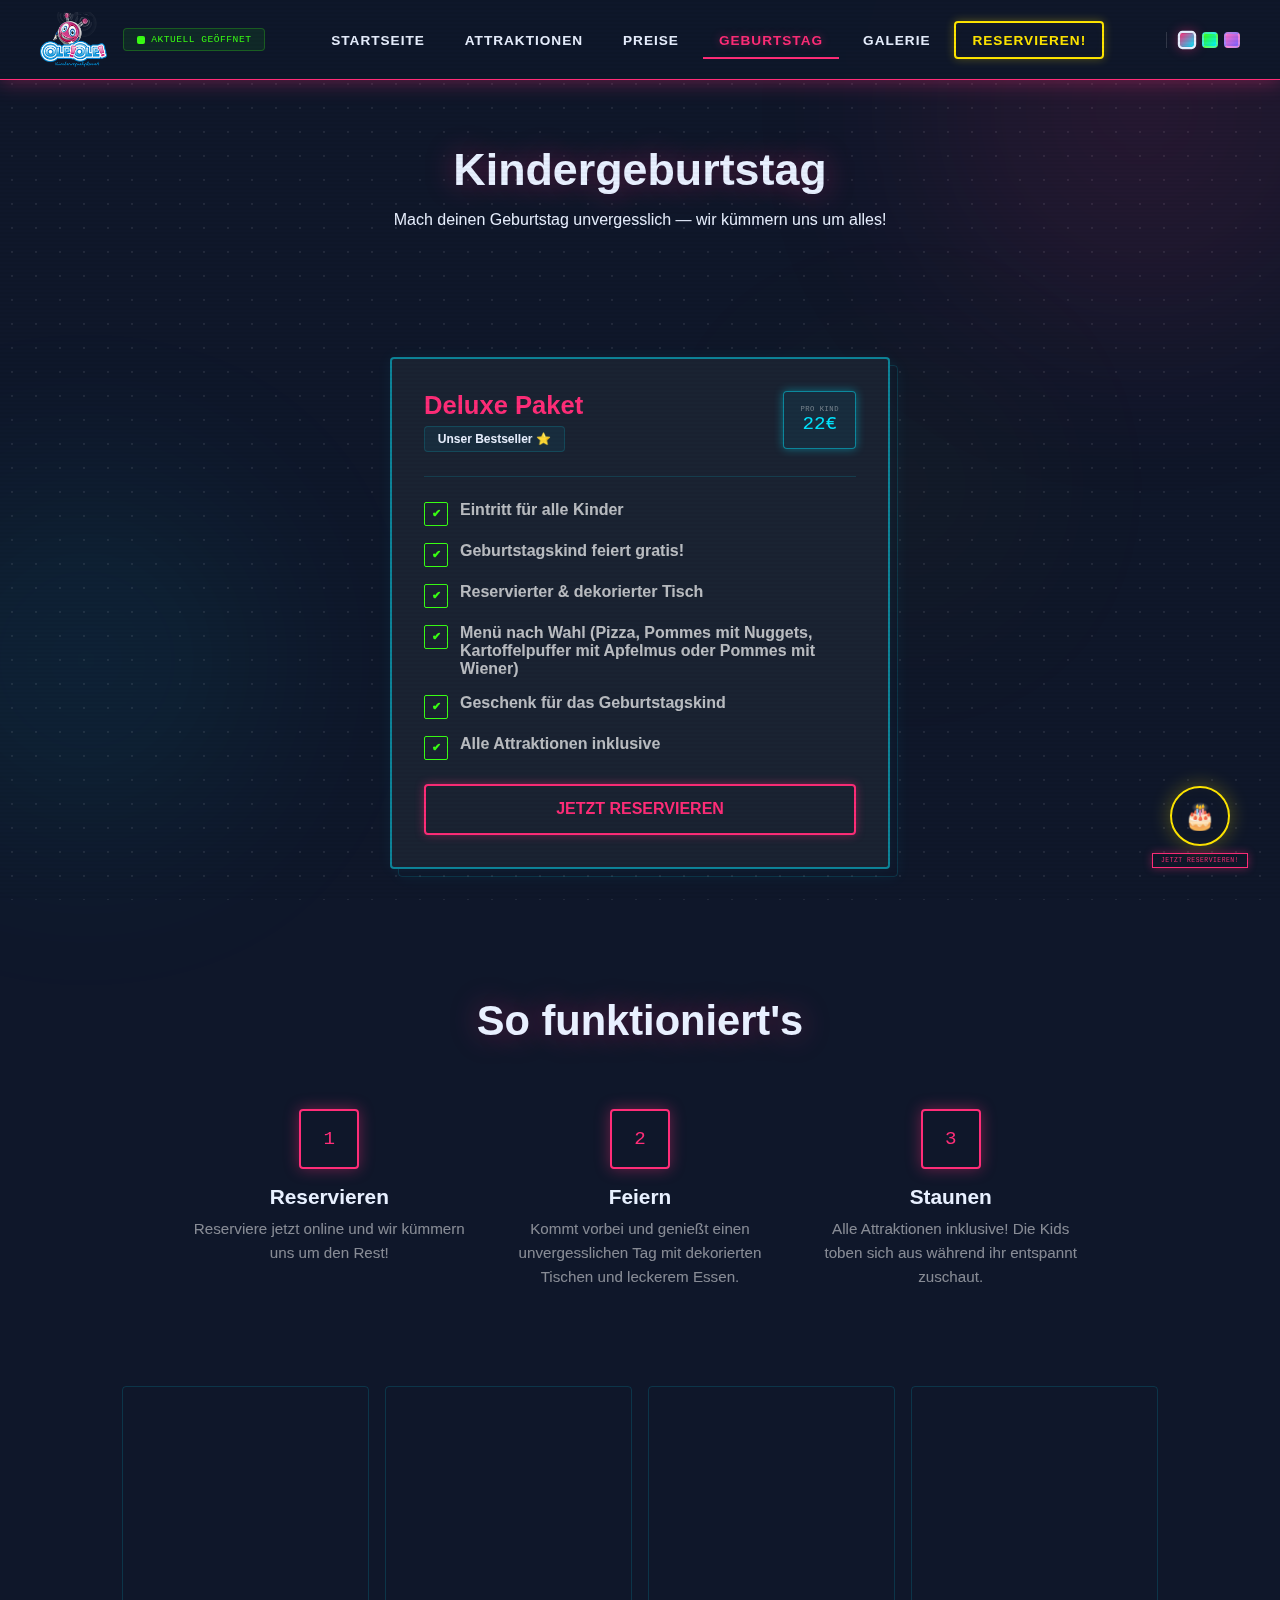
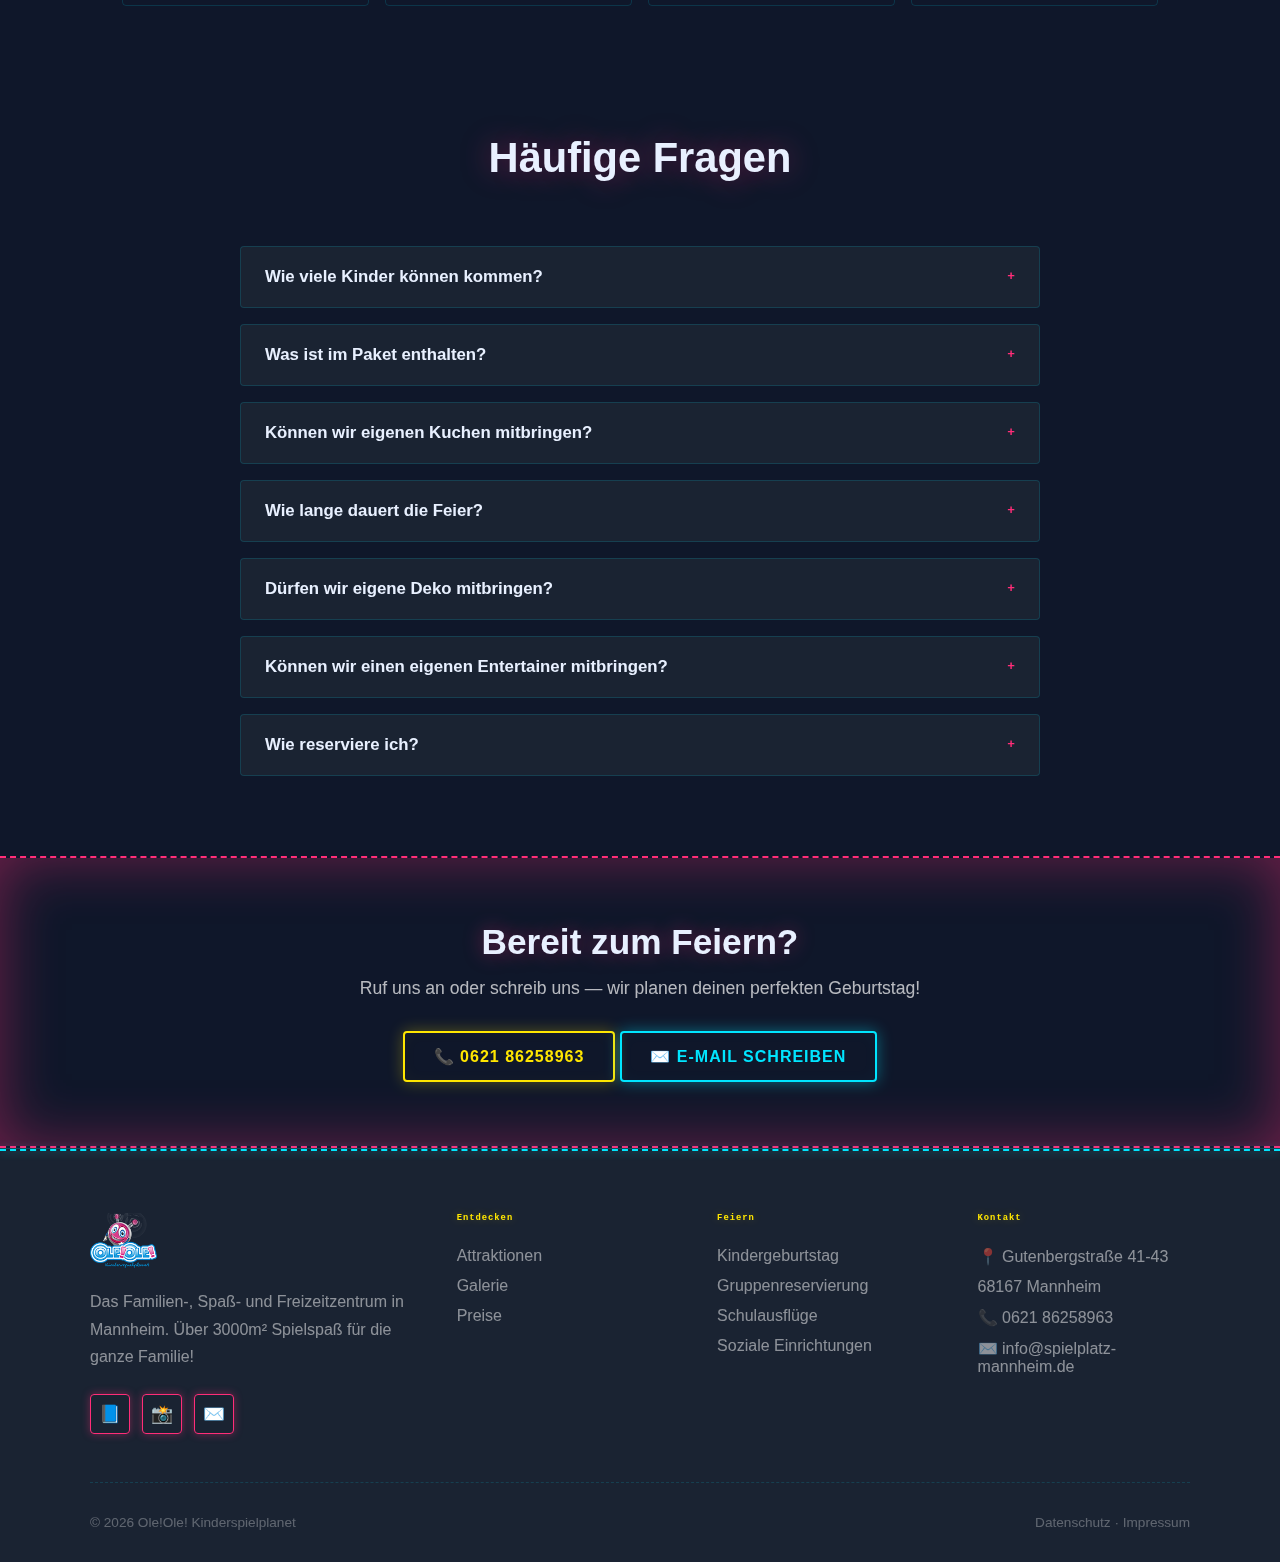
<file: geburtstag.html>
<!DOCTYPE html>
<html lang="de">
<head>
    <meta charset="UTF-8">
    <meta name="viewport" content="width=device-width, initial-scale=1.0">
    <title>Kindergeburtstag | Ole!Ole! Kinderspielplanet</title>
    <link rel="preconnect" href="https://fonts.googleapis.com">
    <link rel="preconnect" href="https://fonts.gstatic.com" crossorigin>
    <link href="https://fonts.googleapis.com/css2?family=Lilita+One&family=Nunito:wght@400;600;700;800&display=swap" rel="stylesheet">
    <link rel="stylesheet" href="style.css">
    <script>
        (function() {
            var saved = localStorage.getItem('oleole-theme');
            if (saved && ['playful', 'soft', 'bold'].indexOf(saved) !== -1) {
                document.documentElement.setAttribute('data-theme', saved);
            }
        })();
    </script>
</head>
<body>
    <!-- Starfield -->
    <div class="starfield" id="starfield"></div>
    <div class="nebula nebula-1"></div>
    <div class="nebula nebula-2"></div>
    <div class="nebula nebula-3"></div>

    <!-- Navigation -->
    <nav>
        <div class="nav-container">
            <div class="nav-left">
                <img src="img/header.png" alt="Ole!Ole!" class="logo-img">
                <div class="nav-status"><span class="nav-status-dot"></span> Aktuell geöffnet</div>
            </div>
            <ul class="nav-links">
                <li><a href="index.html">Startseite</a></li>
                <li><a href="attraktionen.html">Attraktionen</a></li>
                <li><a href="preise.html">Preise</a></li>
                <li><a href="geburtstag.html" class="active">Geburtstag</a></li>
                <li><a href="galerie.html">Galerie</a></li>
                <li><a href="geburtstag.html" class="nav-cta">Reservieren!</a></li>
            </ul>
            <div class="theme-switcher" aria-label="Farbthema wechseln">
                <button class="theme-dot theme-dot--playful active" data-theme="playful" title="Playful" aria-label="Playful Theme"></button>
                <button class="theme-dot theme-dot--soft" data-theme="soft" title="Soft" aria-label="Soft Theme"></button>
                <button class="theme-dot theme-dot--bold" data-theme="bold" title="Bold" aria-label="Bold Theme"></button>
            </div>
        </div>
    </nav>

    <!-- Page Hero -->
    <section class="page-hero">
        <h1>Kindergeburtstag</h1>
        <p>Mach deinen Geburtstag unvergesslich — wir kümmern uns um alles!</p>
    </section>

    <!-- Birthday Package -->
    <section style="padding: 4rem 2rem; position: relative; z-index: 5;">
        <div style="max-width: 500px; margin: 0 auto;">
            <div class="birthday-card-wrapper">
                <div class="birthday-card-shadow"></div>
                <div class="birthday-card">
                    <div class="birthday-card-header">
                        <div>
                            <h3>Deluxe Paket</h3>
                            <div class="birthday-card-badge">Unser Bestseller ⭐</div>
                        </div>
                        <div class="birthday-card-price-box">
                            <div class="birthday-card-price-label">Pro Kind</div>
                            <div class="birthday-card-price">22€</div>
                        </div>
                    </div>
                    <div class="birthday-card-divider"></div>
                    <div class="birthday-card-features">
                        <div class="birthday-card-feature"><span class="check">✔</span><span>Eintritt für alle Kinder</span></div>
                        <div class="birthday-card-feature"><span class="check">✔</span><span>Geburtstagskind feiert gratis!</span></div>
                        <div class="birthday-card-feature"><span class="check">✔</span><span>Reservierter & dekorierter Tisch</span></div>
                        <div class="birthday-card-feature"><span class="check">✔</span><span>Menü nach Wahl (Pizza, Pommes mit Nuggets, Kartoffelpuffer mit Apfelmus oder Pommes mit Wiener)</span></div>
                        <div class="birthday-card-feature"><span class="check">✔</span><span>Geschenk für das Geburtstagskind</span></div>
                        <div class="birthday-card-feature"><span class="check">✔</span><span>Alle Attraktionen inklusive</span></div>
                    </div>
                    <a href="mailto:info@spielplatz-mannheim.de?subject=Geburtstagsreservierung" class="birthday-card-btn" style="text-decoration:none;">Jetzt reservieren</a>
                </div>
            </div>
        </div>
    </section>

    <!-- So funktioniert's -->
    <section class="steps-section">
        <div class="section-container">
            <div class="section-header">
                <h2 class="section-title">So funktioniert's</h2>
            </div>
        </div>
        <div class="steps-grid">
            <div class="step-item">
                <div class="step-number">1</div>
                <h3 class="step-title">Reservieren</h3>
                <p class="step-text">Reserviere jetzt online und wir kümmern uns um den Rest!</p>
            </div>
            <div class="step-item">
                <div class="step-number">2</div>
                <h3 class="step-title">Feiern</h3>
                <p class="step-text">Kommt vorbei und genießt einen unvergesslichen Tag mit dekorierten Tischen und leckerem Essen.</p>
            </div>
            <div class="step-item">
                <div class="step-number">3</div>
                <h3 class="step-title">Staunen</h3>
                <p class="step-text">Alle Attraktionen inklusive! Die Kids toben sich aus während ihr entspannt zuschaut.</p>
            </div>
        </div>
    </section>

    <!-- Photo Strip -->
    <section style="padding: 2rem 0 4rem; position: relative; z-index: 5;">
        <div class="photo-strip">
            <img src="img/resized/Birthday.png" alt="Geburtstagsfeier" loading="lazy" decoding="async">
            <img src="img/resized/OleOleOut_DSC9891.jpg" alt="Dekorierte Tische" loading="lazy" decoding="async">
            <img src="img/gallery/resized/OleOleOut_DSC9793.jpg" alt="Kinder auf der Hüpfburg" loading="lazy" decoding="async">
            <img src="img/resized/OleOleOut_DSC9893.jpg" alt="Go Karts Spaß" loading="lazy" decoding="async">
        </div>
    </section>

    <!-- FAQ -->
    <section class="faq-section">
        <div class="section-container">
            <div class="section-header">
                <h2 class="section-title">Häufige Fragen</h2>
            </div>
        </div>
        <div class="faq-list">
            <details class="faq-item">
                <summary>Wie viele Kinder können kommen?</summary>
                <div class="faq-answer">Unser Deluxe Paket ist ab 6 Kindern buchbar. Nach oben gibt es kaum Grenzen — sprecht uns einfach an!</div>
            </details>
            <details class="faq-item">
                <summary>Was ist im Paket enthalten?</summary>
                <div class="faq-answer">Eintritt für alle Kinder, ein reservierter und feierlich dekorierter Tisch, Pizza/Pommes/Nuggets mit Getränken, ein Geschenk für das Geburtstagskind und natürlich alle Attraktionen im Ole!Ole!</div>
            </details>
            <details class="faq-item">
                <summary>Können wir eigenen Kuchen mitbringen?</summary>
                <div class="faq-answer">Ja! Ihr dürft gerne euren eigenen Geburtstagskuchen mitbringen. Bitte beachtet jedoch, dass sonstige Speisen und Getränke von außen nicht erlaubt sind.</div>
            </details>
            <details class="faq-item">
                <summary>Wie lange dauert die Feier?</summary>
                <div class="faq-answer">Der Tisch ist für ca. 2 Stunden reserviert. Danach könnt ihr natürlich noch so lange bleiben wie ihr möchtet — der Eintritt gilt für den ganzen Tag!</div>
            </details>
            <details class="faq-item">
                <summary>Dürfen wir eigene Deko mitbringen?</summary>
                <div class="faq-answer">Nein, eigene Dekoration von außen ist leider nicht gestattet. Wir dekorieren euren Tisch feierlich — darum kümmern wir uns!</div>
            </details>
            <details class="faq-item">
                <summary>Können wir einen eigenen Entertainer mitbringen?</summary>
                <div class="faq-answer">Nein, externe Entertainer sind bei uns nicht erlaubt. Dafür bieten wir über 20 Attraktionen, die für jede Menge Spaß sorgen!</div>
            </details>
            <details class="faq-item">
                <summary>Wie reserviere ich?</summary>
                <div class="faq-answer">Am einfachsten per Telefon unter 0621 86258963 oder per E-Mail an info@spielplatz-mannheim.de. Wir empfehlen eine Reservierung mindestens 2 Wochen im Voraus.</div>
            </details>
        </div>
    </section>

    <!-- CTA Banner -->
    <section class="cta-banner">
        <h2>Bereit zum Feiern?</h2>
        <p>Ruf uns an oder schreib uns — wir planen deinen perfekten Geburtstag!</p>
        <div class="cta-buttons">
            <a href="tel:+4962186258963" class="btn btn-primary">📞 0621 86258963</a>
            <a href="mailto:info@spielplatz-mannheim.de?subject=Geburtstagsreservierung" class="btn btn-secondary">✉️ E-Mail schreiben</a>
        </div>
    </section>

    <!-- Footer -->
    <footer>
        <div class="zigzag-bottom"></div>
        <div class="footer-container">
            <div class="footer-grid">
                <div class="footer-brand">
                    <img src="img/header.png" alt="Ole!Ole!" class="logo-img">
                    <p>Das Familien-, Spaß- und Freizeitzentrum in Mannheim. Über 3000m² Spielspaß für die ganze Familie!</p>
                    <div class="footer-social">
                        <a href="https://www.facebook.com/Kinderspielplanet" target="_blank" rel="noopener noreferrer" class="social-link">📘</a>
                        <a href="#" class="social-link">📸</a>
                        <a href="mailto:info@spielplatz-mannheim.de" class="social-link">✉️</a>
                    </div>
                </div>
                <div class="footer-column">
                    <h4>Entdecken</h4>
                    <ul class="footer-links">
                        <li><a href="attraktionen.html">Attraktionen</a></li>
                        <li><a href="galerie.html">Galerie</a></li>
                        <li><a href="preise.html">Preise</a></li>
                    </ul>
                </div>
                <div class="footer-column">
                    <h4>Feiern</h4>
                    <ul class="footer-links">
                        <li><a href="geburtstag.html">Kindergeburtstag</a></li>
                        <li><a href="preise.html#gruppen">Gruppenreservierung</a></li>
                        <li><a href="preise.html#gruppen">Schulausflüge</a></li>
                        <li><a href="preise.html#gruppen">Soziale Einrichtungen</a></li>
                    </ul>
                </div>
                <div class="footer-column">
                    <h4>Kontakt</h4>
                    <ul class="footer-links">
                        <li>📍 Gutenbergstraße 41-43</li>
                        <li>68167 Mannheim</li>
                        <li><a href="tel:+4962186258963">📞 0621 86258963</a></li>
                        <li><a href="mailto:info@spielplatz-mannheim.de">✉️ info@spielplatz-mannheim.de</a></li>
                    </ul>
                </div>
            </div>
            <div class="footer-bottom">
                <span>© 2026 Ole!Ole! Kinderspielplanet</span>
                <span><a href="#">Datenschutz</a> · <a href="#">Impressum</a></span>
            </div>
        </div>
    </footer>

    <!-- Floating CTA -->
    <div class="floating-cta">
        <a href="geburtstag.html" class="floating-btn">🎂</a>
        <span class="floating-label">Jetzt reservieren!</span>
    </div>

    <!-- Theme Switcher -->
    <script>
    (function() {
        'use strict';
        var STORAGE_KEY = 'oleole-theme';
        var VALID_THEMES = ['playful', 'soft', 'bold'];
        var DEFAULT_THEME = 'playful';

        function getTheme() {
            var saved = localStorage.getItem(STORAGE_KEY);
            return VALID_THEMES.indexOf(saved) !== -1 ? saved : DEFAULT_THEME;
        }

        function applyTheme(theme) {
            document.documentElement.setAttribute('data-theme', theme);
            localStorage.setItem(STORAGE_KEY, theme);
            document.querySelectorAll('.theme-dot').forEach(function(dot) {
                dot.classList.toggle('active', dot.dataset.theme === theme);
            });
        }

        function init() {
            applyTheme(getTheme());
            document.querySelectorAll('.theme-dot').forEach(function(dot) {
                dot.addEventListener('click', function() {
                    applyTheme(this.dataset.theme);
                });
            });
        }

        if (document.readyState === 'loading') {
            document.addEventListener('DOMContentLoaded', init);
        } else {
            init();
        }
    })();
    </script>

    <!-- Generate stars & shooting stars -->
    <script>
        const starfield = document.getElementById('starfield');
        for (let i = 0; i < 250; i++) {
            const s = document.createElement('div');
            s.className = 'star';
            const size = Math.random() * 2 + 0.5;
            s.style.cssText = `
                width: ${size}px; height: ${size}px;
                top: ${Math.random() * 100}%; left: ${Math.random() * 100}%;
                --dur: ${Math.random() * 3 + 2}s;
                --delay: ${Math.random() * 4}s;
                --min-o: ${Math.random() * 0.2 + 0.1};
                --max-o: ${Math.random() * 0.5 + 0.4};
            `;
            starfield.appendChild(s);
        }

        function createShootingStar() {
            const shootingStar = document.createElement('div');
            shootingStar.className = 'shooting-star';
            shootingStar.style.top = Math.random() * 40 + '%';
            shootingStar.style.left = Math.random() * 30 + 70 + '%';
            starfield.appendChild(shootingStar);
            setTimeout(() => shootingStar.classList.add('shooting-star-animate'), 10);
            setTimeout(() => shootingStar.remove(), 2500);
        }

        setInterval(() => {
            if (Math.random() > 0.4) createShootingStar();
        }, 6000);
    </script>
</body>
</html>
</file>
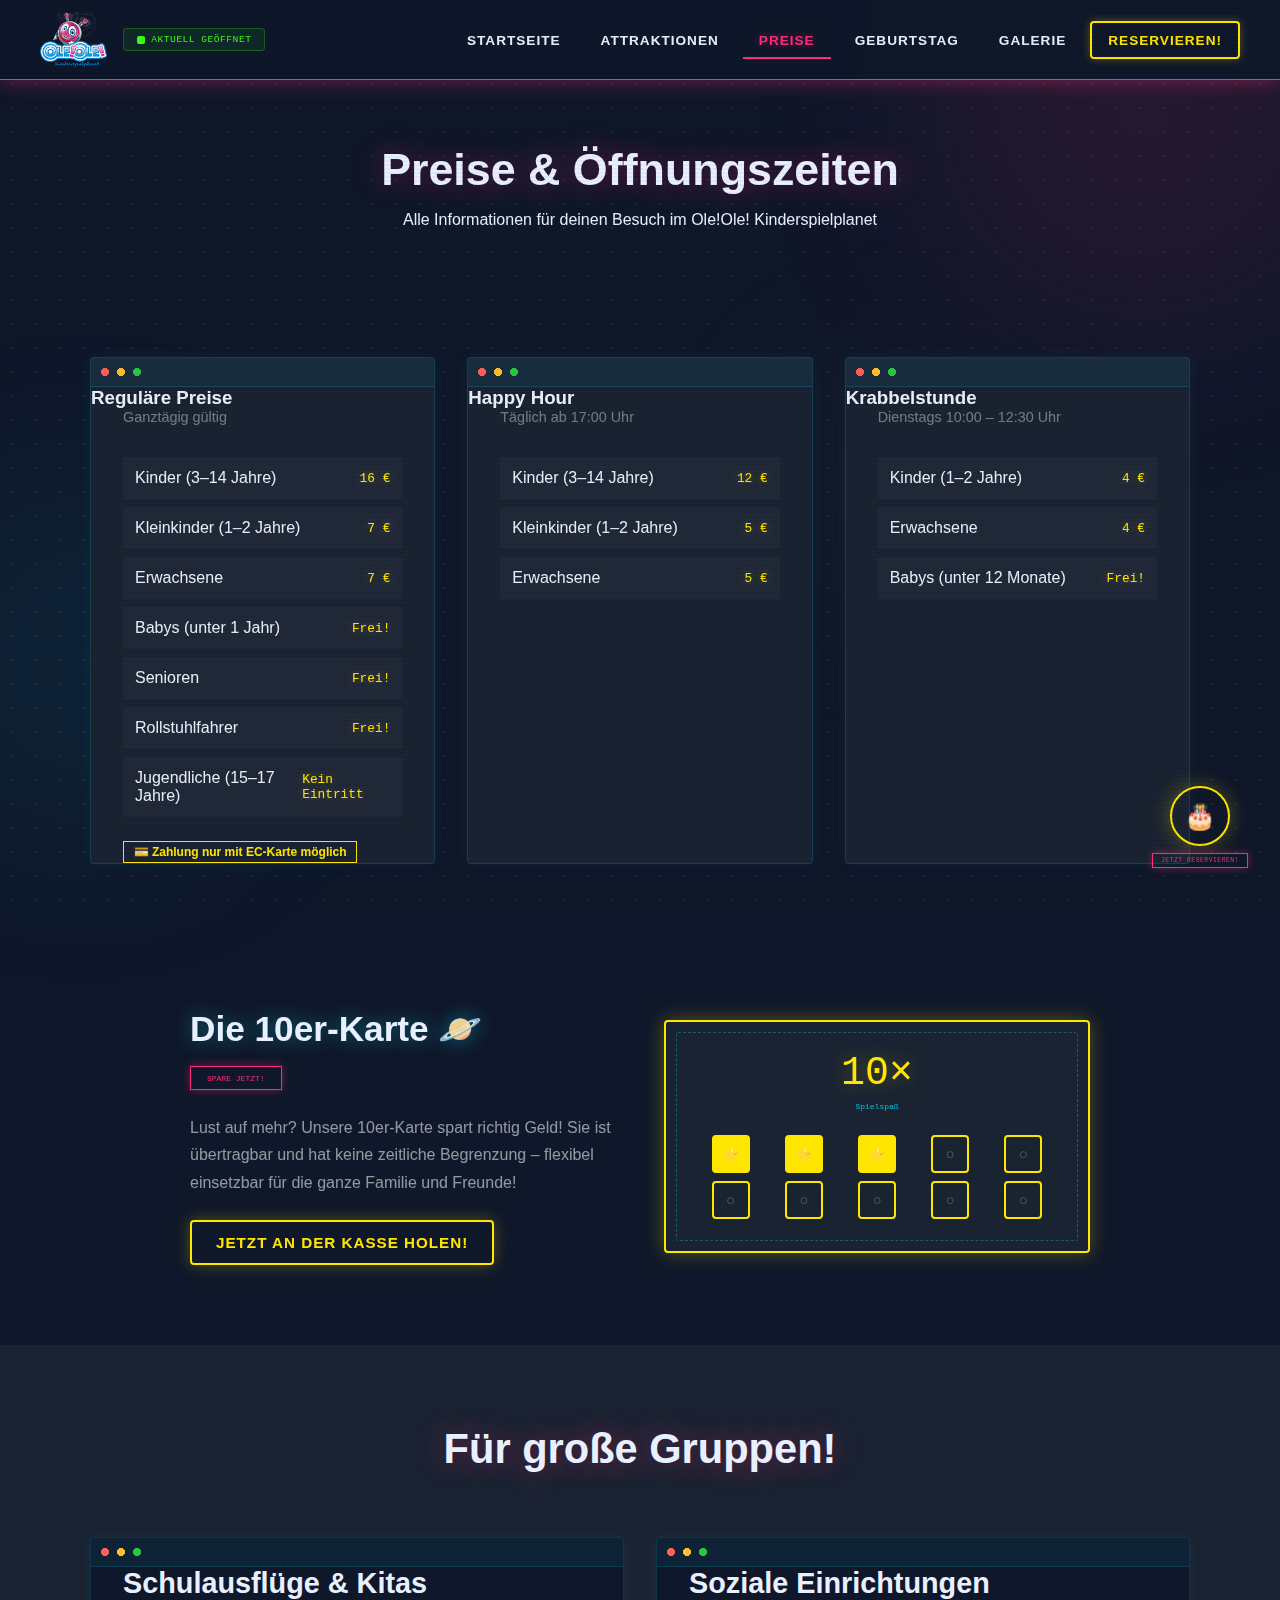
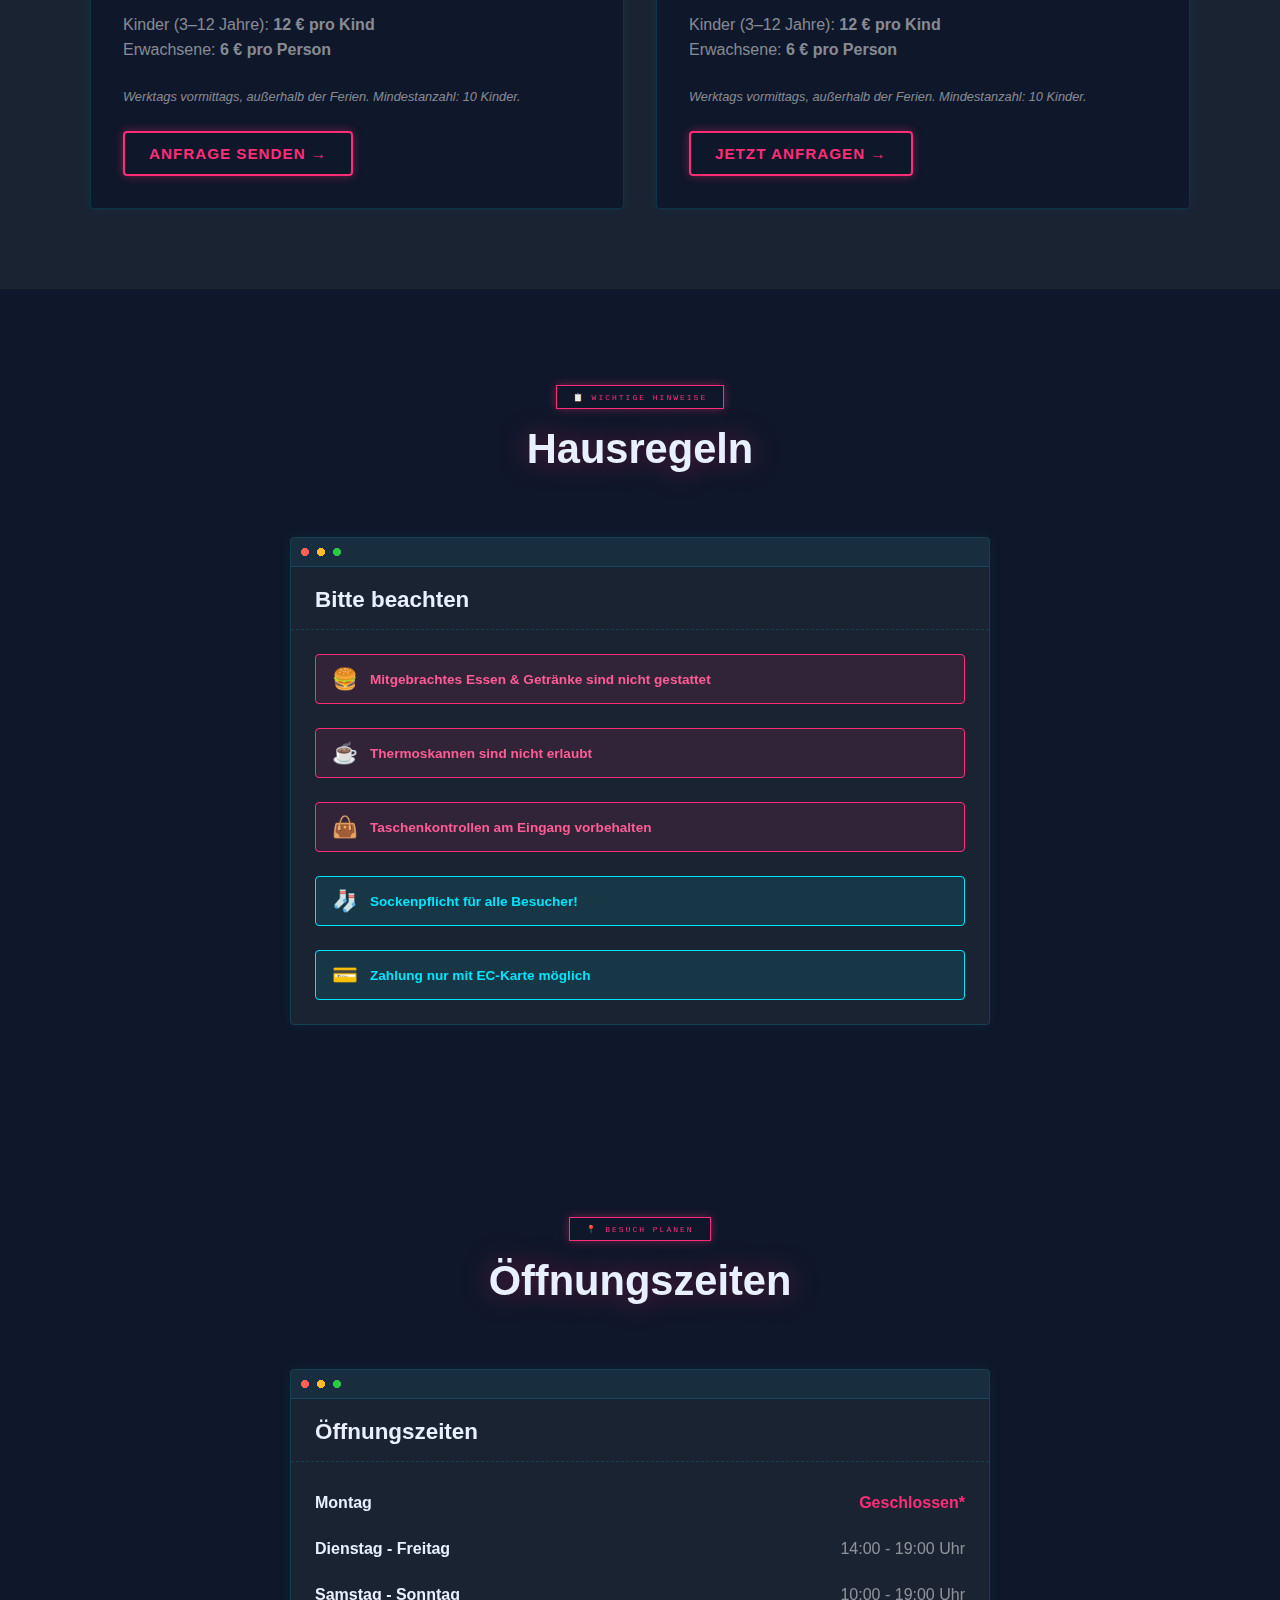
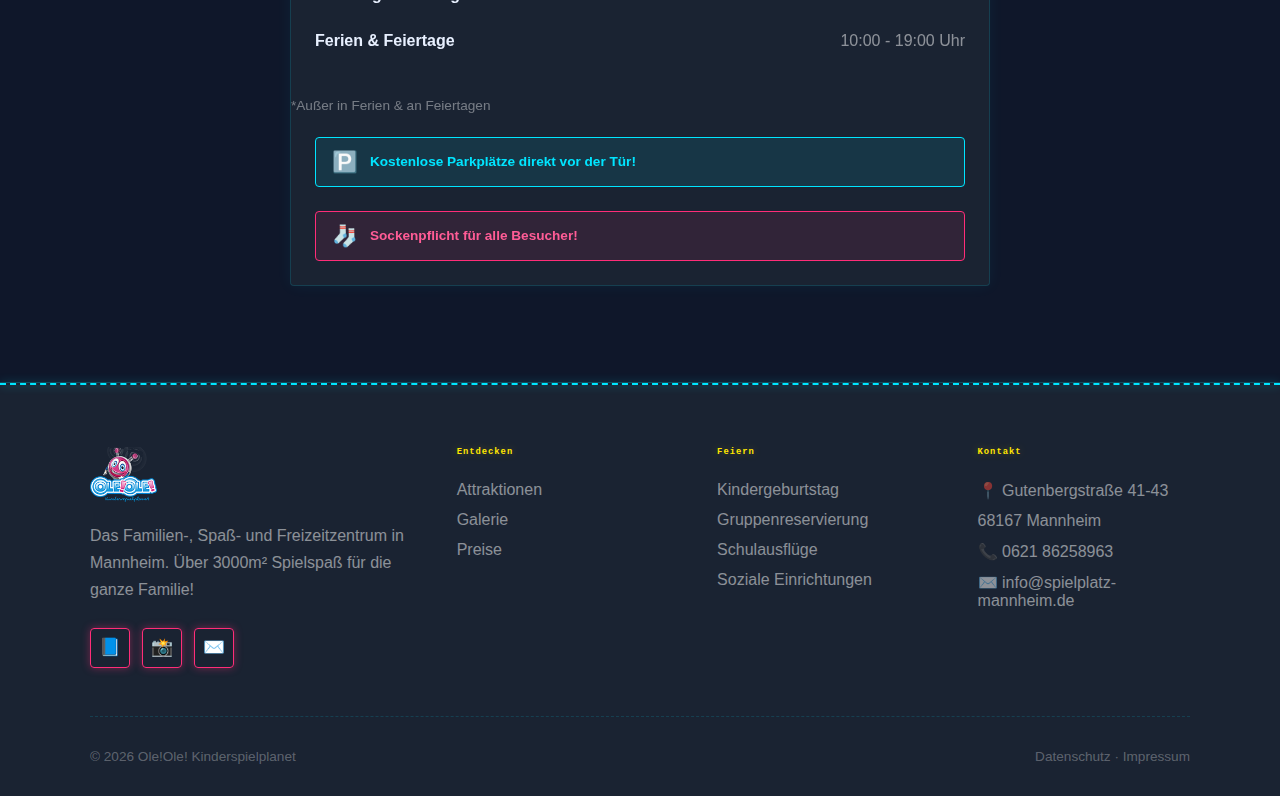
<file: preise.html>
<!DOCTYPE html>
<html lang="de">
<head>
    <meta charset="UTF-8">
    <meta name="viewport" content="width=device-width, initial-scale=1.0">
    <title>Preise & Öffnungszeiten | Ole!Ole! Kinderspielplanet</title>
    <link rel="preconnect" href="https://fonts.googleapis.com">
    <link rel="preconnect" href="https://fonts.gstatic.com" crossorigin>
    <link href="https://fonts.googleapis.com/css2?family=Lilita+One&family=Nunito:wght@400;600;700;800&display=swap" rel="stylesheet">
    <link rel="stylesheet" href="style.css">
</head>
<body>
    <!-- Starfield -->
    <div class="starfield" id="starfield"></div>
    <div class="nebula nebula-1"></div>
    <div class="nebula nebula-2"></div>
    <div class="nebula nebula-3"></div>

    <!-- Navigation -->
    <nav>
        <div class="nav-container">
            <div class="nav-left">
                <img src="img/header.png" alt="Ole!Ole!" class="logo-img">
                <div class="nav-status"><span class="nav-status-dot"></span> Aktuell geöffnet</div>
            </div>
            <ul class="nav-links">
                <li><a href="index.html">Startseite</a></li>
                <li><a href="attraktionen.html">Attraktionen</a></li>
                <li><a href="preise.html" class="active">Preise</a></li>
                <li><a href="geburtstag.html">Geburtstag</a></li>
                <li><a href="galerie.html">Galerie</a></li>
                <li><a href="geburtstag.html" class="nav-cta">Reservieren!</a></li>
            </ul>
        </div>
    </nav>

    <!-- Page Hero -->
    <section class="page-hero">
        <h1>Preise & Öffnungszeiten</h1>
        <p>Alle Informationen für deinen Besuch im Ole!Ole! Kinderspielplanet</p>
    </section>

    <!-- Pricing Cards -->
    <section class="pricing-section">
        <div class="section-container">
            <div class="pricing-cards">
                <div class="pricing-card pricing-card--magenta">
                    <h3>Reguläre Preise</h3>
                    <p class="pricing-card-subtitle">Ganztägig gültig</p>
                    <div class="price-item"><span>Kinder (3–14 Jahre)</span><span class="price-value">16 €</span></div>
                    <div class="price-item"><span>Kleinkinder (1–2 Jahre)</span><span class="price-value">7 €</span></div>
                    <div class="price-item"><span>Erwachsene</span><span class="price-value">7 €</span></div>
                    <div class="price-item"><span>Babys (unter 1 Jahr)</span><span class="price-value">Frei!</span></div>
                    <div class="price-item"><span>Senioren</span><span class="price-value">Frei!</span></div>
                    <div class="price-item"><span>Rollstuhlfahrer</span><span class="price-value">Frei!</span></div>
                    <div class="price-item"><span>Jugendliche (15–17 Jahre)</span><span class="price-value">Kein Eintritt</span></div>
                    <div class="pricing-card-highlight">💳 Zahlung nur mit EC-Karte möglich</div>
                </div>
                <div class="pricing-card pricing-card--yellow">
                    <h3>Happy Hour</h3>
                    <p class="pricing-card-subtitle">Täglich ab 17:00 Uhr</p>
                    <div class="price-item"><span>Kinder (3–14 Jahre)</span><span class="price-value">12 €</span></div>
                    <div class="price-item"><span>Kleinkinder (1–2 Jahre)</span><span class="price-value">5 €</span></div>
                    <div class="price-item"><span>Erwachsene</span><span class="price-value">5 €</span></div>
                </div>
                <div class="pricing-card pricing-card--teal">
                    <h3>Krabbelstunde</h3>
                    <p class="pricing-card-subtitle">Dienstags 10:00 – 12:30 Uhr</p>
                    <div class="price-item"><span>Kinder (1–2 Jahre)</span><span class="price-value">4 €</span></div>
                    <div class="price-item"><span>Erwachsene</span><span class="price-value">4 €</span></div>
                    <div class="price-item"><span>Babys (unter 12 Monate)</span><span class="price-value">Frei!</span></div>
                </div>
            </div>
        </div>
    </section>

    <!-- Loyalty Card -->
    <section class="loyalty">
        <div class="loyalty-container">
            <div class="loyalty-content">
                <h2>Die 10er-Karte 🪐</h2>
                <div class="loyalty-savings">Spare Jetzt!</div>
                <p>Lust auf mehr? Unsere 10er-Karte spart richtig Geld! Sie ist übertragbar und hat keine zeitliche Begrenzung – flexibel einsetzbar für die ganze Familie und Freunde!</p>
                <a href="https://maps.app.goo.gl/feNTfNP7UppZcevr7" target="_blank" rel="noopener noreferrer" class="btn btn-primary btn-small">Jetzt an der Kasse holen!</a>
            </div>
            <div class="loyalty-card-visual">
                <div class="loyalty-card-inner">
                    <div class="big-text">10×</div>
                    <div class="sub-text">Spielspaß</div>
                    <div class="loyalty-stamps">
                        <div class="stamp filled">⭐</div>
                        <div class="stamp filled">⭐</div>
                        <div class="stamp filled">⭐</div>
                        <div class="stamp">○</div>
                        <div class="stamp">○</div>
                        <div class="stamp">○</div>
                        <div class="stamp">○</div>
                        <div class="stamp">○</div>
                        <div class="stamp">○</div>
                        <div class="stamp">○</div>
                    </div>
                </div>
            </div>
        </div>
    </section>

    <!-- Groups -->
    <section class="groups" id="gruppen">
        <div class="section-container">
            <div class="section-header">
                <h2 class="section-title">Für große Gruppen!</h2>
            </div>
        </div>
        <div class="groups-grid">
            <div class="group-card">
                <h3 style="font-size: 1.8rem;">Schulausflüge & Kitas</h3>
                <p>Kinder (3–12 Jahre): <strong>12 € pro Kind</strong><br>Erwachsene: <strong>6 € pro Person</strong></p>
                <p class="price-note">Werktags vormittags, außerhalb der Ferien. Mindestanzahl: 10 Kinder.</p>
                <a href="mailto:info@spielplatz-mannheim.de?subject=Anfrage%20Schulausflug" class="btn btn-dark btn-small">Anfrage senden →</a>
            </div>
            <div class="group-card">
                <h3 style="font-size: 1.8rem;">Soziale Einrichtungen</h3>
                <p>Kinder (3–12 Jahre): <strong>12 € pro Kind</strong><br>Erwachsene: <strong>6 € pro Person</strong></p>
                <p class="price-note">Werktags vormittags, außerhalb der Ferien. Mindestanzahl: 10 Kinder.</p>
                <a href="mailto:info@spielplatz-mannheim.de?subject=Anfrage%20Soziale%20Einrichtung" class="btn btn-dark btn-small">Jetzt anfragen →</a>
            </div>
        </div>
    </section>

    <!-- Hausregeln -->
    <section class="hours">
        <div class="section-container">
            <div class="section-header">
                <span class="section-tag">📋 Wichtige Hinweise</span>
                <h2 class="section-title">Hausregeln</h2>
            </div>
            <div class="hours-card" style="max-width: 700px; margin: 0 auto;">
                <h3>Bitte beachten</h3>
                <div class="info-hint info-hint-magenta"><span class="info-hint-icon">🍔</span><span>Mitgebrachtes Essen & Getränke sind nicht gestattet</span></div>
                <div class="info-hint info-hint-magenta"><span class="info-hint-icon">☕</span><span>Thermoskannen sind nicht erlaubt</span></div>
                <div class="info-hint info-hint-magenta"><span class="info-hint-icon">👜</span><span>Taschenkontrollen am Eingang vorbehalten</span></div>
                <div class="info-hint"><span class="info-hint-icon">🧦</span><span>Sockenpflicht für alle Besucher!</span></div>
                <div class="info-hint"><span class="info-hint-icon">💳</span><span>Zahlung nur mit EC-Karte möglich</span></div>
            </div>
        </div>
    </section>

    <!-- Öffnungszeiten -->
    <section class="hours">
        <div class="section-container">
            <div class="section-header">
                <span class="section-tag">📍 Besuch planen</span>
                <h2 class="section-title">Öffnungszeiten</h2>
            </div>
            <div class="hours-card" style="max-width: 700px; margin: 0 auto;">
                <h3>Öffnungszeiten</h3>
                <div class="hours-list">
                    <div class="hours-item"><span class="hours-day">Montag</span><span class="hours-closed">Geschlossen*</span></div>
                    <div class="hours-item"><span class="hours-day">Dienstag - Freitag</span><span>14:00 - 19:00 Uhr</span></div>
                    <div class="hours-item"><span class="hours-day">Samstag - Sonntag</span><span>10:00 - 19:00 Uhr</span></div>
                    <div class="hours-item"><span class="hours-day">Ferien & Feiertage</span><span>10:00 - 19:00 Uhr</span></div>
                </div>
                <p style="margin-top: 1rem; font-size: 0.85rem; color: rgba(255,255,255,0.4);">*Außer in Ferien & an Feiertagen</p>
                <div class="info-hint"><span class="info-hint-icon">🅿️</span><span>Kostenlose Parkplätze direkt vor der Tür!</span></div>
                <div class="info-hint info-hint-magenta"><span class="info-hint-icon">🧦</span><span>Sockenpflicht für alle Besucher!</span></div>
            </div>
            <!-- Eintrittspreise auskommentiert — bereits oben als Pricing Cards dargestellt
            <div class="hours-grid">
                <div class="hours-card prices-card">
                    <h3>💰 Eintrittspreise</h3>
                    <div class="price-item"><span>Kinder (3–14 Jahre)</span><span class="price-value">16 €</span></div>
                    <div class="price-item"><span>Kleinkinder (1–2 Jahre)</span><span class="price-value">7 €</span></div>
                    <div class="price-item"><span>Erwachsene</span><span class="price-value">7 €</span></div>
                    <div class="price-item"><span>Babys (unter 1 Jahr)</span><span class="price-value">Frei!</span></div>

                    <div class="price-subtitle">Happy Hour (ab 17 Uhr)</div>
                    <div class="price-item"><span>Kinder (3–14 Jahre)</span><span class="price-value">12 €</span></div>
                    <div class="price-item"><span>Kleinkinder (1–2 Jahre)</span><span class="price-value">5 €</span></div>
                    <div class="price-item"><span>Erwachsene</span><span class="price-value">5 €</span></div>

                    <div class="price-subtitle price-subtitle-teal">Krabbelstunde</div>
                    <div class="price-item"><span>Kinder (1–2 Jahre)</span><span class="price-value">4 €</span></div>
                    <div class="price-item"><span>Erwachsene</span><span class="price-value">4 €</span></div>
                </div>
            </div>
            -->
        </div>
    </section>

    <!-- Footer -->
    <footer>
        <div class="zigzag-bottom"></div>
        <div class="footer-container">
            <div class="footer-grid">
                <div class="footer-brand">
                    <img src="img/header.png" alt="Ole!Ole!" class="logo-img">
                    <p>Das Familien-, Spaß- und Freizeitzentrum in Mannheim. Über 3000m² Spielspaß für die ganze Familie!</p>
                    <div class="footer-social">
                        <a href="https://www.facebook.com/Kinderspielplanet" target="_blank" rel="noopener noreferrer" class="social-link">📘</a>
                        <a href="#" class="social-link">📸</a>
                        <a href="mailto:info@spielplatz-mannheim.de" class="social-link">✉️</a>
                    </div>
                </div>
                <div class="footer-column">
                    <h4>Entdecken</h4>
                    <ul class="footer-links">
                        <li><a href="attraktionen.html">Attraktionen</a></li>
                        <li><a href="galerie.html">Galerie</a></li>
                        <li><a href="preise.html">Preise</a></li>
                    </ul>
                </div>
                <div class="footer-column">
                    <h4>Feiern</h4>
                    <ul class="footer-links">
                        <li><a href="geburtstag.html">Kindergeburtstag</a></li>
                        <li><a href="preise.html#gruppen">Gruppenreservierung</a></li>
                        <li><a href="preise.html#gruppen">Schulausflüge</a></li>
                        <li><a href="preise.html#gruppen">Soziale Einrichtungen</a></li>
                    </ul>
                </div>
                <div class="footer-column">
                    <h4>Kontakt</h4>
                    <ul class="footer-links">
                        <li>📍 Gutenbergstraße 41-43</li>
                        <li>68167 Mannheim</li>
                        <li><a href="tel:+4962186258963">📞 0621 86258963</a></li>
                        <li><a href="mailto:info@spielplatz-mannheim.de">✉️ info@spielplatz-mannheim.de</a></li>
                    </ul>
                </div>
            </div>
            <div class="footer-bottom">
                <span>© 2026 Ole!Ole! Kinderspielplanet</span>
                <span><a href="#">Datenschutz</a> · <a href="#">Impressum</a></span>
            </div>
        </div>
    </footer>

    <!-- Floating CTA -->
    <div class="floating-cta">
        <a href="geburtstag.html" class="floating-btn">🎂</a>
        <span class="floating-label">Jetzt reservieren!</span>
    </div>

    <!-- Generate stars & shooting stars -->
    <script>
        const starfield = document.getElementById('starfield');
        for (let i = 0; i < 250; i++) {
            const s = document.createElement('div');
            s.className = 'star';
            const size = Math.random() * 2 + 0.5;
            s.style.cssText = `
                width: ${size}px; height: ${size}px;
                top: ${Math.random() * 100}%; left: ${Math.random() * 100}%;
                --dur: ${Math.random() * 3 + 2}s;
                --delay: ${Math.random() * 4}s;
                --min-o: ${Math.random() * 0.2 + 0.1};
                --max-o: ${Math.random() * 0.5 + 0.4};
            `;
            starfield.appendChild(s);
        }

        function createShootingStar() {
            const shootingStar = document.createElement('div');
            shootingStar.className = 'shooting-star';
            shootingStar.style.top = Math.random() * 40 + '%';
            shootingStar.style.left = Math.random() * 30 + 70 + '%';
            starfield.appendChild(shootingStar);
            setTimeout(() => shootingStar.classList.add('shooting-star-animate'), 10);
            setTimeout(() => shootingStar.remove(), 2500);
        }

        setInterval(() => {
            if (Math.random() > 0.4) createShootingStar();
        }, 6000);
    </script>
</body>
</html>
</file>
<file: style.css>
/* === THEME: NEON CLASSIC (Default) — Logo-matched Magenta + Cyan === */
        :root,
        :root[data-theme="playful"] {
            --magenta: #FF2D78;
            --magenta-light: #FF5C96;
            --teal: #00E5FF;
            --teal-dark: #00B4CC;
            --yellow: #FFE600;
            --orange: #CCB800;
            --space-dark: #0F172A;
            --space-mid: #1A2332;
            --space-purple: #162040;
            --space-blue: #1A2332;
            --nebula-pink: rgba(255, 45, 120, 0.08);
            --nebula-blue: rgba(0, 229, 255, 0.06);
            --cream: #E8F0FF;
            --white: #E8F0FF;
            --green: #39FF14;
            --star: rgba(0, 229, 255, 0.15);

            --cta-shadow: #00B4CC;
            --cta-hover-bg: #33EEFF;
            --nav-status-bg: rgba(57, 255, 20, 0.08);
            --nav-status-border: rgba(57, 255, 20, 0.25);
            --neon-glow-primary: rgba(255, 45, 120, 0.4);
            --neon-glow-secondary: rgba(0, 229, 255, 0.4);
            --neon-glow-accent: rgba(255, 230, 0, 0.3);
            --scan-line-opacity: 0.03;
            --grid-dot-opacity: 0.08;
            --card-border: rgba(0, 229, 255, 0.15);
            --card-border-hover: rgba(0, 229, 255, 0.5);
            --card-glow: 0 0 15px rgba(0, 229, 255, 0.06);
            --card-glow-hover: 0 0 20px rgba(0, 229, 255, 0.15), 0 0 40px rgba(0, 229, 255, 0.05);
            --terminal-title-bg: rgba(0, 229, 255, 0.06);
            --terminal-dot-1: #FF5F57;
            --terminal-dot-2: #FFBD2E;
            --terminal-dot-3: #28C840;
            --planet1-glow: rgba(0, 229, 255, 0.4);
            --planet2-glow: rgba(255, 45, 120, 0.4);
            --planet-core-shadow: rgba(255, 45, 120, 0.3);
            --planet-core-shadow-strong: rgba(255, 45, 120, 0.5);
            --planet-ring-border: rgba(0, 229, 255, 0.4);
            --float3-border: #CC1050;
            --loyalty-dashed: rgba(0, 229, 255, 0.3);
            --info-hint-teal-bg: rgba(0, 229, 255, 0.1);
            --info-hint-magenta-bg: rgba(255, 45, 120, 0.1);
        }

        /* === THEME: TOXIC GREEN — Classic Arcade === */
        :root[data-theme="soft"] {
            --magenta: #39FF14;
            --magenta-light: #66FF44;
            --teal: #00F0FF;
            --teal-dark: #00C0CC;
            --yellow: #FFE600;
            --orange: #CCB800;
            --space-dark: #0A0F1A;
            --space-mid: #111B27;
            --space-purple: #0F1A2E;
            --green: #39FF14;
            --nebula-pink: rgba(57, 255, 20, 0.06);
            --nebula-blue: rgba(0, 240, 255, 0.05);
            --cream: #E0FFE0;
            --white: #E0FFE0;
            --star: rgba(57, 255, 20, 0.12);

            --cta-shadow: #00C0CC;
            --cta-hover-bg: #88FF66;
            --nav-status-bg: rgba(57, 255, 20, 0.08);
            --nav-status-border: rgba(57, 255, 20, 0.25);
            --neon-glow-primary: rgba(57, 255, 20, 0.4);
            --neon-glow-secondary: rgba(0, 240, 255, 0.4);
            --neon-glow-accent: rgba(255, 230, 0, 0.3);
            --scan-line-opacity: 0.04;
            --grid-dot-opacity: 0.06;
            --card-border: rgba(57, 255, 20, 0.15);
            --card-border-hover: rgba(57, 255, 20, 0.5);
            --card-glow: 0 0 15px rgba(57, 255, 20, 0.06);
            --card-glow-hover: 0 0 20px rgba(57, 255, 20, 0.15), 0 0 40px rgba(57, 255, 20, 0.05);
            --terminal-title-bg: rgba(57, 255, 20, 0.06);
            --terminal-dot-1: #FF5F57;
            --terminal-dot-2: #FFBD2E;
            --terminal-dot-3: #28C840;
            --planet1-glow: rgba(0, 240, 255, 0.4);
            --planet2-glow: rgba(57, 255, 20, 0.4);
            --planet-core-shadow: rgba(57, 255, 20, 0.3);
            --planet-core-shadow-strong: rgba(57, 255, 20, 0.5);
            --planet-ring-border: rgba(0, 240, 255, 0.4);
            --float3-border: #22AA0E;
            --loyalty-dashed: rgba(0, 240, 255, 0.3);
            --info-hint-teal-bg: rgba(0, 240, 255, 0.1);
            --info-hint-magenta-bg: rgba(57, 255, 20, 0.1);
        }

        /* === THEME: SYNTHWAVE — Purple/Orange Retro === */
        :root[data-theme="bold"] {
            --magenta: #FF6EC7;
            --magenta-light: #FF8ED7;
            --teal: #7B61FF;
            --teal-dark: #5A40DD;
            --yellow: #FF9F43;
            --orange: #CC7A30;
            --space-dark: #120B20;
            --space-mid: #1A1030;
            --space-purple: #1E0F38;
            --green: #FF6EC7;
            --nebula-pink: rgba(255, 110, 199, 0.08);
            --nebula-blue: rgba(123, 97, 255, 0.06);
            --cream: #F0E6FF;
            --white: #F0E6FF;
            --star: rgba(123, 97, 255, 0.12);

            --cta-shadow: #5A40DD;
            --cta-hover-bg: #FF85D0;
            --nav-status-bg: rgba(255, 110, 199, 0.08);
            --nav-status-border: rgba(255, 110, 199, 0.25);
            --neon-glow-primary: rgba(255, 110, 199, 0.4);
            --neon-glow-secondary: rgba(123, 97, 255, 0.4);
            --neon-glow-accent: rgba(255, 159, 67, 0.3);
            --scan-line-opacity: 0.03;
            --grid-dot-opacity: 0.07;
            --card-border: rgba(123, 97, 255, 0.15);
            --card-border-hover: rgba(123, 97, 255, 0.5);
            --card-glow: 0 0 15px rgba(123, 97, 255, 0.06);
            --card-glow-hover: 0 0 20px rgba(123, 97, 255, 0.15), 0 0 40px rgba(123, 97, 255, 0.05);
            --terminal-title-bg: rgba(123, 97, 255, 0.06);
            --terminal-dot-1: #FF5F57;
            --terminal-dot-2: #FFBD2E;
            --terminal-dot-3: #28C840;
            --planet1-glow: rgba(255, 159, 67, 0.4);
            --planet2-glow: rgba(255, 110, 199, 0.4);
            --planet-core-shadow: rgba(255, 110, 199, 0.3);
            --planet-core-shadow-strong: rgba(255, 110, 199, 0.5);
            --planet-ring-border: rgba(123, 97, 255, 0.4);
            --float3-border: #CC50A0;
            --loyalty-dashed: rgba(123, 97, 255, 0.3);
            --info-hint-teal-bg: rgba(123, 97, 255, 0.1);
            --info-hint-magenta-bg: rgba(255, 110, 199, 0.1);
        }

        * { margin: 0; padding: 0; box-sizing: border-box; }

        body {
            font-family: 'Space Grotesk', sans-serif;
            background: var(--space-dark);
            color: var(--white);
            overflow-x: hidden;
        }

        h1, h2, h3 { font-family: 'Space Grotesk', sans-serif; font-weight: 700; }

        /* === ARCADE GRID BACKGROUND === */
        .starfield {
            position: fixed;
            inset: 0;
            z-index: 0;
            pointer-events: none;
            overflow: hidden;
            background:
                radial-gradient(circle, rgba(255,255,255, var(--grid-dot-opacity)) 1px, transparent 1px);
            background-size: 24px 24px;
            background-color: var(--space-dark);
        }

        .grid-pixel {
            position: absolute;
            width: 2px;
            height: 2px;
            background: var(--teal);
            opacity: 0;
            animation: pixelFlicker var(--dur, 4s) ease-in-out infinite var(--delay, 0s);
        }

        @keyframes pixelFlicker {
            0%, 100% { opacity: 0; }
            40% { opacity: var(--max-o, 0.3); }
            60% { opacity: var(--max-o, 0.3); }
            80% { opacity: 0; }
        }

        /* Ambient neon glow zones */
        .nebula {
            position: fixed;
            border-radius: 50%;
            filter: blur(120px);
            pointer-events: none;
            z-index: 0;
        }

        .nebula-1 {
            width: 400px; height: 400px;
            background: var(--neon-glow-primary);
            top: -10%; right: -5%;
            animation: nebula-drift 40s ease-in-out infinite;
            opacity: 0.3;
        }

        .nebula-2 {
            width: 300px; height: 300px;
            background: var(--neon-glow-secondary);
            bottom: 10%; left: -5%;
            animation: nebula-drift 35s ease-in-out infinite reverse;
            opacity: 0.25;
        }

        .nebula-3 {
            width: 250px; height: 250px;
            background: var(--neon-glow-accent);
            top: 40%; right: 20%;
            animation: nebula-drift 45s ease-in-out infinite;
            animation-delay: -10s;
            opacity: 0.15;
        }

        @keyframes nebula-drift {
            0%, 100% { transform: translate(0, 0) scale(1); }
            33% { transform: translate(30px, -20px) scale(1.05); }
            66% { transform: translate(-20px, 15px) scale(0.95); }
        }

        /* CRT Scan-line overlay */
        body::before {
            content: '';
            position: fixed;
            top: 0; left: 0; width: 100%; height: 100%;
            background: repeating-linear-gradient(
                0deg,
                transparent,
                transparent 2px,
                rgba(0, 0, 0, var(--scan-line-opacity)) 2px,
                rgba(0, 0, 0, var(--scan-line-opacity)) 4px
            );
            pointer-events: none;
            z-index: 9999;
        }

        /* === NAVIGATION === */
        nav {
            background: rgba(15, 23, 42, 0.95);
            backdrop-filter: blur(12px);
            padding: 0.75rem 2rem;
            position: fixed;
            top: 0; left: 0; right: 0;
            z-index: 1000;
            border-bottom: 1px solid var(--magenta);
            box-shadow: 0 1px 20px var(--neon-glow-primary);
        }

        .nav-container {
            max-width: 1200px; margin: 0 auto;
            display: flex; justify-content: space-between; align-items: center;
        }

        .logo-img { height: 55px; }

        .nav-left {
            display: flex; align-items: center; gap: 1rem;
        }

        .nav-status {
            display: flex; align-items: center; gap: 0.4rem;
            background: var(--nav-status-bg);
            border: 1px solid var(--nav-status-border);
            padding: 0.3rem 0.8rem; border-radius: 4px;
            font-size: 0.6rem; font-weight: 400;
            font-family: 'Press Start 2P', monospace;
            color: var(--green); text-transform: uppercase; letter-spacing: 0.5px;
        }

        .nav-status-dot {
            width: 8px; height: 8px; border-radius: 2px;
            background: var(--green);
            animation: cursorBlink 1s step-end infinite;
        }

        @keyframes cursorBlink {
            0%, 100% { opacity: 1; }
            50% { opacity: 0; }
        }

        .nav-links { display: flex; gap: 0.5rem; list-style: none; }

        .nav-links a {
            text-decoration: none; color: var(--white); font-weight: 600;
            font-size: 0.85rem; padding: 0.6rem 1rem; border-radius: 4px;
            transition: all 0.2s ease; text-transform: uppercase; letter-spacing: 1px;
        }

        .nav-links a:hover {
            background: transparent; color: var(--magenta);
            text-shadow: 0 0 10px var(--neon-glow-primary);
            transform: translateY(-2px);
        }

        .nav-cta {
            background: transparent !important; color: var(--yellow) !important;
            border: 2px solid var(--yellow) !important;
            box-shadow: 0 0 10px var(--neon-glow-accent), inset 0 0 10px rgba(255, 230, 0, 0.03);
        }

        .nav-cta:hover {
            background: var(--yellow) !important; color: var(--space-dark) !important;
            transform: translateY(-2px) !important;
            box-shadow: 0 0 20px var(--neon-glow-accent), 0 0 40px rgba(255,230,0,0.1) !important;
        }

        /* === STATUS BANNER === */
        .status-banner {
            position: fixed; top: 73px; left: 0; right: 0; z-index: 999;
            background: var(--space-mid); padding: 0.35rem 2rem;
            border-bottom: 1px solid rgba(255,255,255,0.05);
            text-align: center; font-weight: 400; font-size: 0.55rem;
            font-family: 'Press Start 2P', monospace;
            text-transform: uppercase; letter-spacing: 1px; color: var(--green);
            display: flex; align-items: center; justify-content: center; gap: 0.5rem;
        }

        .status-dot {
            width: 8px; height: 2px; background: var(--green); border-radius: 0;
            animation: cursorBlink 1s step-end infinite;
        }

        /* === HERO === */
        .hero {
            min-height: 100vh;
            display: flex; align-items: center;
            padding: 9rem 2rem 4rem;
            position: relative; overflow: hidden;
            background: transparent;
        }

        .orbit-ring { display: none; }

        /* Ambient neon pixel dots */
        .mini-planet {
            position: absolute;
            border-radius: 0;
            animation: pixelFloat var(--dur, 8s) ease-in-out infinite var(--delay, 0s);
        }

        .planet-1 {
            width: 6px; height: 6px;
            background: var(--yellow);
            top: 15%; right: 12%;
            box-shadow: 0 0 10px var(--neon-glow-accent);
            --dur: 5s;
        }

        .planet-2 {
            width: 4px; height: 4px;
            background: var(--magenta);
            top: 60%; right: 8%;
            box-shadow: 0 0 8px var(--neon-glow-primary);
            --dur: 7s; --delay: -3s;
        }

        .planet-3 {
            width: 3px; height: 3px;
            background: var(--teal);
            bottom: 25%; left: 15%;
            box-shadow: 0 0 6px var(--neon-glow-secondary);
            --dur: 4s; --delay: -1s;
        }

        @keyframes pixelFloat {
            0%, 100% { transform: translateY(0); opacity: 0.6; }
            50% { transform: translateY(-10px); opacity: 1; }
        }

        .hero-container {
            max-width: 1200px; margin: 0 auto;
            display: grid; grid-template-columns: 1.2fr 1fr; gap: 4rem;
            align-items: center; position: relative; z-index: 10;
        }

        .hero-content { color: var(--white); }

        .hero-badge {
            display: inline-block; background: transparent;
            border: 2px solid var(--magenta); color: var(--magenta);
            padding: 0.4rem 1rem; font-weight: 400; font-size: 0.55rem;
            font-family: 'Press Start 2P', monospace;
            text-transform: uppercase; letter-spacing: 1px; margin-bottom: 1.5rem;
            transform: none;
            box-shadow: 0 0 15px var(--neon-glow-primary), inset 0 0 15px rgba(255,45,120,0.03);
            animation: neonFlicker 4s ease-in-out infinite;
        }

        @keyframes neonFlicker {
            0%, 100% { opacity: 1; }
            4% { opacity: 0.85; }
            6% { opacity: 1; }
            50% { opacity: 1; }
            52% { opacity: 0.9; }
            54% { opacity: 1; }
            78% { opacity: 1; }
            80% { opacity: 0.88; }
            82% { opacity: 1; }
        }

        .hero h1 {
            font-size: 3.5rem; line-height: 1.1; margin-bottom: 1.5rem;
            color: var(--white);
            text-shadow: 0 0 30px var(--neon-glow-primary), 0 0 60px rgba(255,45,120,0.08);
        }

        .hero h1 .highlight {
            color: var(--teal); display: block;
            text-shadow: 0 0 30px var(--neon-glow-secondary);
        }

        .hero-text {
            font-size: 1.1rem; color: rgba(255,255,255,0.6);
            margin-bottom: 2rem; max-width: 500px; line-height: 1.7;
        }

        .hero-buttons { display: flex; gap: 1rem; flex-wrap: wrap; }

        .btn {
            display: inline-flex; align-items: center; gap: 0.5rem;
            padding: 0.9rem 1.8rem; font-family: 'Space Grotesk', sans-serif;
            font-size: 1rem; font-weight: 700;
            text-decoration: none; border: 2px solid; cursor: pointer;
            transition: all 0.2s ease; text-transform: uppercase;
            border-radius: 4px; letter-spacing: 1px;
        }

        .btn-primary {
            background: transparent; color: var(--yellow);
            border-color: var(--yellow);
            box-shadow: 0 0 15px var(--neon-glow-accent), inset 0 0 15px rgba(255,230,0,0.03);
        }

        .btn-primary:hover {
            background: var(--yellow); color: var(--space-dark);
            transform: translateY(-2px);
            box-shadow: 0 0 25px var(--neon-glow-accent), 0 0 50px rgba(255,230,0,0.1);
        }

        .btn-secondary {
            background: transparent; color: var(--teal);
            border-color: var(--teal);
            box-shadow: 0 0 15px var(--neon-glow-secondary), inset 0 0 15px rgba(0,229,255,0.03);
        }

        .btn-secondary:hover {
            background: var(--teal); color: var(--space-dark);
            transform: translateY(-2px);
            box-shadow: 0 0 25px var(--neon-glow-secondary), 0 0 50px rgba(0,229,255,0.1);
        }

        /* Hero visual – Neon Planet */
        .hero-visual {
            position: relative; display: flex;
            justify-content: center; align-items: center;
        }

        .planet-container {
            position: relative; width: 320px; height: 320px;
            background: transparent;
            border: 2px solid var(--teal);
            border-radius: 50%;
            overflow: visible;
            display: flex; align-items: center; justify-content: center;
            box-shadow:
                0 0 20px var(--neon-glow-secondary),
                0 0 60px rgba(0,229,255,0.08),
                0 0 120px rgba(0,229,255,0.04),
                inset 0 0 40px var(--neon-glow-secondary),
                inset 0 0 80px rgba(0,229,255,0.06);
            animation: planetGlow 4s ease-in-out infinite;
        }

        /* Inner radial gradient to give depth */
        .planet-container::before {
            content: '';
            position: absolute; inset: 0;
            border-radius: 50%;
            background:
                radial-gradient(circle at 35% 35%, rgba(0,229,255,0.08) 0%, transparent 50%),
                radial-gradient(circle at 65% 65%, rgba(255,45,120,0.05) 0%, transparent 50%),
                radial-gradient(circle at 50% 50%, var(--space-mid) 0%, var(--space-dark) 100%);
            z-index: 1;
        }

        /* Subtle surface texture */
        .planet-container::after {
            content: '';
            position: absolute; inset: 0;
            border-radius: 50%;
            background:
                radial-gradient(circle, rgba(0,229,255,0.06) 1px, transparent 1px);
            background-size: 20px 20px;
            opacity: 0.5;
            z-index: 2;
        }

        /* Hide unused elements */
        .planet-core { display: none; }

        /* Orbit ring around planet */
        .planet-ring {
            position: absolute;
            width: 420px; height: 100px;
            border: 2px solid var(--magenta);
            border-radius: 50%;
            top: 50%; left: 50%;
            transform: translate(-50%, -50%) rotateX(70deg) rotateZ(-20deg);
            box-shadow: 0 0 15px var(--neon-glow-primary), inset 0 0 15px var(--neon-glow-primary);
            z-index: 6;
        }

        .planet-ring::before { display: none; }
        .planet-ring::after { display: none; }

        @keyframes planetGlow {
            0%, 100% {
                box-shadow:
                    0 0 20px var(--neon-glow-secondary),
                    0 0 60px rgba(0,229,255,0.08),
                    0 0 120px rgba(0,229,255,0.04),
                    inset 0 0 40px var(--neon-glow-secondary),
                    inset 0 0 80px rgba(0,229,255,0.06);
            }
            50% {
                box-shadow:
                    0 0 30px var(--neon-glow-secondary),
                    0 0 80px rgba(0,229,255,0.12),
                    0 0 150px rgba(0,229,255,0.06),
                    inset 0 0 50px var(--neon-glow-secondary),
                    inset 0 0 100px rgba(0,229,255,0.08);
            }
        }

        .planet-text {
            position: relative;
            display: flex; flex-direction: column;
            align-items: center; justify-content: center;
            color: var(--teal); text-align: center; z-index: 5;
            padding: 2rem;
        }

        .planet-text .big {
            font-family: 'Press Start 2P', monospace; font-size: 3rem;
            text-shadow: 0 0 20px var(--neon-glow-secondary), 0 0 60px rgba(0,229,255,0.15);
            color: var(--teal);
            line-height: 1;
            animation: neonFlicker 4s ease-in-out infinite;
        }

        .planet-text .small {
            font-size: 0.45rem;
            font-family: 'Press Start 2P', monospace;
            font-weight: 400;
            text-transform: uppercase; letter-spacing: 3px;
            color: var(--magenta);
            text-shadow: 0 0 10px var(--neon-glow-primary), 0 0 30px rgba(255,45,120,0.1);
            margin-top: 1.25rem;
        }

        .float-element {
            position: absolute;
            padding: 0.5rem 1rem;
            font-family: 'Press Start 2P', monospace; font-size: 0.45rem;
            border: 1px solid; border-radius: 4px;
            animation: floatBounce 3s ease-in-out infinite;
            z-index: 10;
            background: var(--space-dark);
            backdrop-filter: blur(4px);
        }

        .float-1 {
            top: -18px; right: -24px;
            color: var(--yellow); border-color: var(--yellow);
            box-shadow: 0 0 12px var(--neon-glow-accent);
            animation-delay: 0s;
        }

        .float-2 {
            bottom: 20%; left: -16%;
            color: var(--teal); border-color: var(--teal);
            box-shadow: 0 0 12px var(--neon-glow-secondary);
            animation-delay: -1s;
        }

        .float-3 {
            bottom: -14px; right: 5%;
            color: var(--magenta); border-color: var(--magenta);
            box-shadow: 0 0 12px var(--neon-glow-primary);
            animation-delay: -2s;
        }

        @keyframes floatBounce {
            0%, 100% { transform: translateY(0); }
            50% { transform: translateY(-8px); }
        }

        /* === USP STRIP === */
        .usp-strip {
            background: var(--space-mid);
            padding: 2.5rem 2rem;
            border-top: 1px solid var(--card-border);
            border-bottom: 1px solid var(--card-border);
            position: relative; z-index: 5;
        }

        .usp-container {
            max-width: 1200px; margin: 0 auto;
            display: flex; justify-content: space-between; gap: 1rem; flex-wrap: wrap;
        }

        .usp-item {
            display: flex; flex-direction: column; align-items: center;
            gap: 0.5rem; text-align: center; min-width: 85px; transition: transform 0.2s;
        }

        .usp-item:hover { transform: translateY(-5px); }

        .usp-icon {
            width: 50px; height: 50px;
            background: transparent;
            border: 2px solid;
            display: flex; align-items: center; justify-content: center;
            font-size: 1.3rem; position: relative;
            transform: none;
            border-radius: 4px;
            transition: all 0.3s;
        }

        .usp-icon span { transform: none; display: block; }

        .usp-icon::before { display: none; }

        .usp-item:nth-child(1) .usp-icon { border-color: var(--magenta); box-shadow: 0 0 10px var(--neon-glow-primary); }
        .usp-item:nth-child(2) .usp-icon { border-color: var(--teal); box-shadow: 0 0 10px var(--neon-glow-secondary); }
        .usp-item:nth-child(3) .usp-icon { border-color: var(--yellow); box-shadow: 0 0 10px var(--neon-glow-accent); }
        .usp-item:nth-child(4) .usp-icon { border-color: var(--orange); box-shadow: 0 0 10px var(--neon-glow-accent); }
        .usp-item:nth-child(5) .usp-icon { border-color: var(--magenta); box-shadow: 0 0 10px var(--neon-glow-primary); }
        .usp-item:nth-child(6) .usp-icon { border-color: var(--teal); box-shadow: 0 0 10px var(--neon-glow-secondary); }
        .usp-item:nth-child(7) .usp-icon { border-color: var(--yellow); box-shadow: 0 0 10px var(--neon-glow-accent); }
        .usp-item:nth-child(8) .usp-icon { border-color: var(--orange); box-shadow: 0 0 10px var(--neon-glow-accent); }

        .usp-label {
            font-weight: 600; font-size: 0.7rem;
            text-transform: uppercase; letter-spacing: 0.5px;
            color: rgba(255,255,255,0.6); margin-top: 0.3rem;
        }

        /* === STATS BAR === */
        .stats-bar {
            background: transparent; padding: 2rem;
            border-top: 1px solid var(--magenta);
            border-bottom: 1px solid var(--magenta);
            position: relative; overflow: hidden; z-index: 5;
            box-shadow: 0 0 20px var(--neon-glow-primary);
        }

        .stats-bar::before {
            content: ''; position: absolute; inset: 0;
            background: var(--terminal-title-bg);
        }

        .stats-container {
            max-width: 1000px; margin: 0 auto;
            display: flex; justify-content: space-around;
            position: relative; z-index: 10;
        }

        .stat { text-align: center; color: var(--white); }

        .stat-number {
            font-family: 'Press Start 2P', monospace; font-size: 1.8rem;
            color: var(--magenta);
            text-shadow: 0 0 15px var(--neon-glow-primary);
        }

        .stat-label {
            font-weight: 600; font-size: 0.7rem;
            text-transform: uppercase; letter-spacing: 1.5px; opacity: 0.7;
        }

        /* === FEATURES === */
        .features {
            padding: 6rem 2rem;
            background: transparent;
            position: relative; z-index: 5;
        }

        .section-container { max-width: 1100px; margin: 0 auto; }

        .section-header { text-align: center; margin-bottom: 4rem; }

        .section-tag {
            display: inline-block; background: transparent;
            border: 1px solid var(--magenta);
            color: var(--magenta); padding: 0.4rem 1rem;
            font-weight: 400; font-size: 0.5rem;
            font-family: 'Press Start 2P', monospace;
            text-transform: uppercase; letter-spacing: 2px;
            margin-bottom: 1rem; transform: none;
            box-shadow: 0 0 10px var(--neon-glow-primary);
        }

        .section-title {
            font-size: 2.6rem; color: var(--white);
            text-shadow: 0 0 30px var(--neon-glow-primary);
        }

        .section-subtitle {
            font-size: 1.05rem; color: rgba(255,255,255,0.45);
            margin-top: 0.75rem; max-width: 600px; margin-left: auto; margin-right: auto;
        }

        .features-grid {
            display: grid; grid-template-columns: repeat(3, 1fr); gap: 1.5rem;
        }

        .feature-card {
            background: var(--space-mid);
            border: 1px solid var(--card-border);
            border-radius: 4px;
            padding: 0; position: relative;
            transition: all 0.3s ease;
            box-shadow: var(--card-glow);
            overflow: hidden;
        }

        /* Terminal title bar */
        .feature-card::before {
            content: '';
            position: relative;
            display: block;
            height: 28px;
            background: var(--terminal-title-bg);
            border-bottom: 1px solid var(--card-border);
            background-image:
                radial-gradient(circle at 14px 14px, var(--terminal-dot-1) 4px, transparent 4px),
                radial-gradient(circle at 30px 14px, var(--terminal-dot-2) 4px, transparent 4px),
                radial-gradient(circle at 46px 14px, var(--terminal-dot-3) 4px, transparent 4px);
            background-repeat: no-repeat;
        }

        .feature-card:hover {
            transform: translateY(-4px);
            border-color: var(--card-border-hover);
            box-shadow: var(--card-glow-hover);
        }

        .feature-icon { font-size: 2.5rem; margin-bottom: 0.75rem; padding: 1.25rem 1.5rem 0; }
        .feature-title { font-size: 1.3rem; margin-bottom: 0.5rem; color: var(--white); padding: 0 1.5rem; }
        .feature-text { color: rgba(255,255,255,0.5); font-size: 0.95rem; line-height: 1.6; padding: 0 1.5rem 1.5rem; }

        .age-badge {
            position: absolute; top: 36px; right: 12px;
            background: var(--yellow); color: var(--space-dark);
            padding: 0.15rem 0.5rem; font-weight: 700; font-size: 0.5rem;
            font-family: 'Press Start 2P', monospace;
            text-transform: uppercase;
            border: 1px solid var(--yellow);
            box-shadow: 0 0 8px var(--neon-glow-accent);
        }

        /* === BIRTHDAY === */
        .birthday {
            padding: 6rem 2rem;
            background: transparent;
            border-top: 2px dashed var(--magenta);
            border-bottom: 2px dashed var(--magenta);
            position: relative; overflow: hidden; z-index: 5;
            box-shadow: inset 0 0 60px rgba(255,45,120,0.03);
        }

        .birthday::before {
            content: ''; position: absolute; inset: 0;
            background: radial-gradient(circle, var(--magenta) 1px, transparent 1px);
            background-size: 20px 20px; opacity: 0.02;
        }

        .zigzag-top, .zigzag-bottom-birthday {
            position: absolute; left: 0; right: 0; height: 1px;
            background: none; background-size: unset;
        }
        .zigzag-top {
            top: 0;
            border-top: 2px dashed var(--teal);
            box-shadow: 0 0 10px var(--neon-glow-secondary);
        }
        .zigzag-bottom-birthday {
            bottom: 0; transform: none;
            border-top: 2px dashed var(--magenta);
            box-shadow: 0 0 10px var(--neon-glow-primary);
        }

        .birthday-star {
            position: absolute; color: var(--magenta); font-size: 5rem;
            line-height: 1; pointer-events: none; opacity: 0.06;
        }
        .birthday-star--tl { top: 2rem; left: 2rem; transform: none; }
        .birthday-star--br { bottom: 2rem; right: 2rem; transform: none; font-size: 4rem; }

        .birthday-container {
            max-width: 1100px; margin: 0 auto;
            display: grid; grid-template-columns: 1fr 1fr; gap: 4rem;
            align-items: center; position: relative; z-index: 10;
        }

        .birthday-content { color: var(--white); }

        .birthday-tag {
            display: inline-block; background: transparent;
            border: 1px solid var(--yellow); color: var(--yellow);
            padding: 0.4rem 1rem; font-weight: 400; font-size: 0.5rem;
            font-family: 'Press Start 2P', monospace;
            text-transform: uppercase; margin-bottom: 1.5rem;
            transform: none; box-shadow: 0 0 10px var(--neon-glow-accent);
        }

        .birthday h2 {
            font-size: 2.6rem; margin-bottom: 1.5rem;
            text-shadow: 0 0 20px var(--neon-glow-primary);
        }
        .birthday p { font-size: 1.1rem; opacity: 0.7; margin-bottom: 2rem; line-height: 1.7; }

        .birthday-features { display: flex; flex-direction: column; gap: 1.1rem; margin-bottom: 2.5rem; }

        .birthday-feature { display: flex; align-items: center; gap: 1rem; font-weight: 600; font-size: 1.05rem; }

        .birthday-feature-icon {
            width: 45px; height: 45px; background: var(--terminal-title-bg);
            border: 1px solid var(--card-border);
            border-radius: 4px; display: flex; align-items: center; justify-content: center; font-size: 1.3rem;
            flex-shrink: 0;
        }

        .btn-yellow {
            background: transparent; color: var(--yellow);
            border: 2px solid var(--yellow);
            box-shadow: 0 0 15px var(--neon-glow-accent); font-size: 1.05rem;
            padding: 1rem 2rem; border-radius: 4px;
        }
        .btn-yellow:hover {
            background: var(--yellow); color: var(--space-dark);
            transform: translateY(-2px);
            box-shadow: 0 0 25px var(--neon-glow-accent);
        }

        .birthday-visual { position: relative; }

        .birthday-card-wrapper {
            position: relative; transition: transform 0.4s ease;
        }
        .birthday-card-wrapper:hover { transform: scale(1.02); }

        .birthday-card-shadow {
            position: absolute; inset: 0;
            background: transparent;
            border: 1px solid var(--card-border);
            border-radius: 4px; transform: translate(8px, 8px);
            box-shadow: var(--card-glow);
        }

        .birthday-card {
            background: var(--space-mid);
            border: 2px solid var(--card-border-hover);
            border-radius: 4px; padding: 2rem; position: relative;
            color: var(--white); box-shadow: var(--card-glow);
        }

        .birthday-card-header {
            display: flex; align-items: flex-start; justify-content: space-between;
            margin-bottom: 1.5rem;
        }

        .birthday-card h3 {
            font-size: 1.6rem; color: var(--magenta);
            font-style: normal; margin-bottom: 0.4rem;
        }

        .birthday-card-badge {
            display: inline-block; background: var(--terminal-title-bg);
            border: 1px solid var(--card-border);
            padding: 0.3rem 0.8rem; border-radius: 4px;
            font-weight: 600; font-size: 0.75rem; color: var(--white);
        }

        .birthday-card-price-box {
            background: var(--terminal-title-bg);
            padding: 0.8rem 1rem; border-radius: 4px;
            border: 1px solid var(--card-border-hover);
            transform: none;
            box-shadow: 0 0 10px var(--neon-glow-secondary);
            text-align: center; flex-shrink: 0;
        }

        .birthday-card-price-label {
            font-size: 0.45rem; text-transform: uppercase; font-weight: 400;
            font-family: 'Press Start 2P', monospace;
            color: rgba(255,255,255,0.4); letter-spacing: 0.5px;
        }

        .birthday-card-price {
            font-size: 1.2rem; font-weight: 400; color: var(--teal);
            font-family: 'Press Start 2P', monospace;
        }

        .birthday-card-divider {
            width: 100%; height: 1px; background: var(--card-border);
            margin-bottom: 1.5rem;
        }

        .birthday-card-features { display: flex; flex-direction: column; gap: 1rem; margin-bottom: 1.5rem; }

        .birthday-card-feature {
            display: flex; align-items: flex-start; gap: 0.75rem; font-weight: 600;
            color: rgba(255,255,255,0.7);
        }
        .birthday-card-feature:hover .check { border-color: var(--teal); color: var(--teal); }

        .check {
            width: 24px; height: 24px; background: transparent;
            border: 1px solid var(--green); color: var(--green);
            display: flex; align-items: center; justify-content: center;
            font-size: 0.7rem; font-weight: 700; border-radius: 2px;
            flex-shrink: 0; margin-top: 1px; transition: all 0.2s ease;
        }

        .birthday-card-btn {
            display: flex; align-items: center; justify-content: center; gap: 0.5rem;
            width: 100%; background: transparent;
            border: 2px solid var(--magenta);
            color: var(--magenta); padding: 0.9rem; border-radius: 4px;
            font-family: 'Space Grotesk', sans-serif; font-size: 1rem; font-weight: 700;
            cursor: pointer; transition: all 0.2s ease; text-transform: uppercase;
            box-shadow: 0 0 10px var(--neon-glow-primary);
        }
        .birthday-card-btn:hover {
            background: var(--magenta); color: var(--space-dark);
        }

        .birthday-floating-accent {
            position: absolute; top: -1.5rem; right: -1.5rem;
            background: var(--space-mid); color: var(--yellow);
            width: 60px; height: 60px; border-radius: 4px;
            border: 2px solid var(--yellow);
            display: flex; align-items: center; justify-content: center;
            font-size: 1.5rem; box-shadow: 0 0 15px var(--neon-glow-accent);
            animation: floatBounce 3s ease-in-out infinite;
            transform: none; z-index: 5;
        }

        /* === LOYALTY === */
        .loyalty {
            padding: 5rem 2rem;
            background: transparent;
            position: relative; z-index: 5;
        }

        .loyalty-container {
            max-width: 900px; margin: 0 auto;
            display: grid; grid-template-columns: 1fr 1fr; gap: 3rem; align-items: center;
        }

        .loyalty-content h2 {
            font-size: 2.2rem; margin-bottom: 1rem;
            text-shadow: 0 0 20px var(--neon-glow-secondary);
        }

        .loyalty-savings {
            display: inline-block; background: transparent;
            border: 1px solid var(--magenta); color: var(--magenta);
            padding: 0.4rem 1rem; font-weight: 400; font-size: 0.5rem;
            font-family: 'Press Start 2P', monospace;
            text-transform: uppercase; margin-bottom: 1.5rem;
            box-shadow: 0 0 10px var(--neon-glow-primary);
        }

        .loyalty-content p { color: rgba(255,255,255,0.55); line-height: 1.7; margin-bottom: 1.5rem; }

        .loyalty-card-visual {
            background: var(--space-mid);
            border: 2px solid var(--yellow); padding: 2rem;
            position: relative; transform: none;
            box-shadow: 0 0 20px var(--neon-glow-accent);
            border-radius: 4px;
        }

        .loyalty-card-visual::after {
            content: ''; position: absolute; inset: 10px;
            border: 1px dashed var(--loyalty-dashed);
            border-radius: 2px;
        }

        .loyalty-card-inner { text-align: center; position: relative; z-index: 2; }

        .loyalty-card-inner .big-text {
            font-family: 'Press Start 2P', monospace; font-size: 2.5rem;
            color: var(--yellow); line-height: 1;
            text-shadow: 0 0 20px var(--neon-glow-accent);
        }

        .loyalty-card-inner .sub-text {
            font-family: 'Press Start 2P', monospace; font-size: 0.5rem;
            color: var(--teal); opacity: 0.8; margin-top: 0.5rem;
        }

        .loyalty-stamps {
            display: grid; grid-template-columns: repeat(5, 1fr);
            gap: 0.5rem; margin-top: 1.5rem;
        }

        .stamp {
            width: 38px; height: 38px; border: 2px solid var(--yellow);
            border-radius: 4px; display: flex; align-items: center;
            justify-content: center; font-size: 0.9rem; margin: 0 auto;
            color: rgba(255,255,255,0.3);
        }

        .stamp.filled { background: var(--yellow); color: var(--space-dark); }

        .btn-small { padding: 0.75rem 1.5rem; font-size: 0.95rem; }

        /* === GROUPS === */
        .groups {
            padding: 5rem 2rem;
            background: var(--space-mid);
            position: relative; z-index: 5;
        }

        .groups-grid {
            display: grid; grid-template-columns: 1fr 1fr;
            gap: 2rem; max-width: 1100px; margin: 0 auto;
        }

        .group-card {
            background: var(--space-dark);
            border: 1px solid var(--card-border);
            border-radius: 4px;
            padding: 0; position: relative;
            transition: all 0.3s ease;
            box-shadow: var(--card-glow);
            overflow: hidden;
        }

        /* Terminal title bar */
        .group-card::before {
            content: '';
            position: relative;
            display: block;
            height: 28px;
            background: var(--terminal-title-bg);
            border-bottom: 1px solid var(--card-border);
            background-image:
                radial-gradient(circle at 14px 14px, var(--terminal-dot-1) 4px, transparent 4px),
                radial-gradient(circle at 30px 14px, var(--terminal-dot-2) 4px, transparent 4px),
                radial-gradient(circle at 46px 14px, var(--terminal-dot-3) 4px, transparent 4px);
            background-repeat: no-repeat;
        }

        .group-card:hover {
            transform: translateY(-4px);
            border-color: var(--card-border-hover);
            box-shadow: var(--card-glow-hover);
        }

        .group-card-icon { font-size: 2.5rem; margin-bottom: 1rem; padding: 1.25rem 2rem 0; }
        .group-card h3 { font-size: 1.5rem; margin-bottom: 0.75rem; padding: 0 2rem; }
        .group-card p { color: rgba(255,255,255,0.5); line-height: 1.6; margin-bottom: 1.5rem; padding: 0 2rem; }

        .btn-dark {
            background: transparent; color: var(--magenta);
            border: 2px solid var(--magenta);
            box-shadow: 0 0 10px var(--neon-glow-primary);
            margin: 0 2rem 2rem;
        }

        .btn-dark:hover {
            background: var(--magenta); color: var(--space-dark);
            transform: translateY(-2px);
            box-shadow: 0 0 20px var(--neon-glow-primary);
        }

        /* === GALLERY === */
        .gallery {
            padding: 5rem 2rem;
            background: transparent;
            position: relative; z-index: 5;
        }

        .gallery-grid {
            display: grid;
            grid-template-columns: repeat(12, minmax(0, 1fr));
            grid-auto-rows: 68px;
            grid-auto-flow: dense;
            gap: 1rem;
            max-width: 1100px;
            margin: 0 auto;
        }

        .gallery-item {
            border: 1px solid var(--card-border);
            background: var(--space-mid);
            position: relative;
            overflow: hidden;
            border-radius: 4px;
            transition: transform 0.25s ease, border-color 0.25s ease, box-shadow 0.25s ease;
        }

        .gallery-item img {
            width: 100%;
            height: 100%;
            object-fit: cover;
            display: block;
            transition: transform 0.45s ease;
        }

        .gallery-item::before {
            content: '';
            position: absolute;
            inset: 0;
            background: linear-gradient(to top, rgba(15,23,42,0.8) 0%, rgba(15,23,42,0.05) 60%);
            z-index: 1;
            pointer-events: none;
        }

        .gallery-item::after {
            content: attr(data-label);
            position: absolute;
            left: 0.75rem;
            right: 0.75rem;
            bottom: 0.7rem;
            font-size: 0.7rem;
            font-weight: 600;
            letter-spacing: 0.6px;
            text-transform: uppercase;
            color: var(--white);
            z-index: 2;
            opacity: 0;
            transform: translateY(6px);
            transition: opacity 0.25s ease, transform 0.25s ease;
            pointer-events: none;
        }

        .gallery-item:hover {
            border-color: var(--card-border-hover);
            transform: translateY(-3px);
            box-shadow: var(--card-glow-hover);
        }

        .gallery-item:hover img { transform: scale(1.06); }
        .gallery-item:hover::after { opacity: 1; transform: translateY(0); }

        .gallery-item--hero { grid-column: span 6; grid-row: span 6; }
        .gallery-item--portrait { grid-column: span 3; grid-row: span 6; }
        .gallery-item--wide { grid-column: span 6; grid-row: span 4; }
        .gallery-item--square { grid-column: span 3; grid-row: span 4; }

        /* === HOURS & PRICES === */
        .hours {
            padding: 6rem 2rem;
            background: transparent;
            position: relative; z-index: 5;
        }

        .hours-grid { display: grid; grid-template-columns: 1fr 1fr; gap: 2rem; }

        .hours-card {
            background: var(--space-mid);
            border: 1px solid var(--card-border);
            border-radius: 4px;
            padding: 0; position: relative;
            overflow: hidden;
            box-shadow: var(--card-glow);
        }

        /* Terminal title bar */
        .hours-card::before {
            content: '';
            position: relative;
            display: block;
            height: 28px;
            background: var(--terminal-title-bg);
            border-bottom: 1px solid var(--card-border);
            background-image:
                radial-gradient(circle at 14px 14px, var(--terminal-dot-1) 4px, transparent 4px),
                radial-gradient(circle at 30px 14px, var(--terminal-dot-2) 4px, transparent 4px),
                radial-gradient(circle at 46px 14px, var(--terminal-dot-3) 4px, transparent 4px);
            background-repeat: no-repeat;
        }

        .hours-card h3 {
            font-size: 1.4rem; margin-bottom: 1.5rem; padding: 1.25rem 1.5rem 0;
            padding-bottom: 1rem;
            border-bottom: 1px dashed var(--card-border);
        }

        .hours-list { display: flex; flex-direction: column; gap: 0.75rem; padding: 0 1.5rem 1.5rem; }
        .hours-item { display: flex; justify-content: space-between; padding: 0.5rem 0; color: rgba(255,255,255,0.5); }
        .hours-day { font-weight: 700; color: var(--white); }
        .hours-closed { color: var(--magenta); font-weight: 700; }

        .hours-special {
            background: var(--yellow); color: var(--space-dark);
            padding: 0.15rem 0.5rem; font-weight: 700; font-size: 0.75rem;
        }

        .prices-card::before {
            content: '';
            position: relative;
            display: block;
            height: 28px;
            background: var(--terminal-title-bg);
            border-bottom: 1px solid var(--card-border);
            background-image:
                radial-gradient(circle at 14px 14px, var(--terminal-dot-1) 4px, transparent 4px),
                radial-gradient(circle at 30px 14px, var(--terminal-dot-2) 4px, transparent 4px),
                radial-gradient(circle at 46px 14px, var(--terminal-dot-3) 4px, transparent 4px);
            background-repeat: no-repeat;
        }

        .price-item {
            display: flex; justify-content: space-between; align-items: center;
            padding: 0.75rem; background: rgba(255,255,255,0.03); margin: 0 1.5rem 0.5rem;
            border-radius: 2px;
        }

        .price-value {
            font-family: 'Press Start 2P', monospace; font-size: 0.8rem; color: var(--yellow);
            text-shadow: 0 0 8px var(--neon-glow-accent);
        }

        .price-subtitle {
            font-size: 1rem; font-weight: 700; margin-top: 1.25rem; margin-bottom: 0.5rem;
            padding: 0.4rem 0.75rem; display: inline-block;
            margin-left: 1.5rem;
            background: var(--terminal-title-bg); color: var(--yellow);
            border-left: 2px solid var(--yellow);
        }

        .price-subtitle-teal { color: var(--teal); border-left-color: var(--teal); }

        .price-note {
            margin-top: 0.75rem; font-size: 0.8rem; color: rgba(255,255,255,0.35);
            font-style: italic; padding: 0 1.5rem;
        }

        .info-hint {
            margin: 1.5rem 1.5rem 1.5rem; padding: 0.75rem 1rem;
            display: flex; align-items: center; gap: 0.75rem;
            font-weight: 600; font-size: 0.85rem;
            background: var(--info-hint-teal-bg); border: 1px solid var(--teal); color: var(--teal);
            border-radius: 4px;
        }

        .info-hint-magenta { background: var(--info-hint-magenta-bg); border-color: var(--magenta); color: var(--magenta-light); }
        .info-hint-icon { font-size: 1.3rem; flex-shrink: 0; }

        /* === FOOTER === */
        footer {
            background: var(--space-mid); color: var(--white);
            padding: 4rem 2rem 2rem; position: relative; z-index: 5;
            border-top: 1px solid var(--card-border);
        }

        .zigzag-bottom {
            position: absolute; top: 0; left: 0; right: 0; height: 1px;
            background: none; background-size: unset;
            border-top: 2px dashed var(--teal);
            box-shadow: 0 0 10px var(--neon-glow-secondary);
        }

        .footer-container { max-width: 1100px; margin: 0 auto; }

        .footer-grid {
            display: grid; grid-template-columns: 1.5fr 1fr 1fr 1fr;
            gap: 3rem; margin-bottom: 3rem;
        }

        .footer-brand p { color: rgba(255,255,255,0.5); margin: 1rem 0 1.5rem; line-height: 1.7; }
        .footer-social { display: flex; gap: 0.75rem; }

        .social-link {
            width: 40px; height: 40px; background: transparent;
            border: 1px solid var(--magenta);
            display: flex; align-items: center; justify-content: center;
            color: var(--magenta); text-decoration: none; font-size: 1.1rem;
            transition: all 0.2s ease; box-shadow: 0 0 8px var(--neon-glow-primary);
            border-radius: 4px;
        }

        .social-link:hover {
            background: var(--magenta); color: var(--space-dark);
            transform: translateY(-2px); box-shadow: 0 0 15px var(--neon-glow-primary);
        }

        .footer-column h4 {
            font-family: 'Press Start 2P', monospace; font-size: 0.55rem;
            margin-bottom: 1.5rem; color: var(--yellow);
            text-shadow: 0 0 10px var(--neon-glow-accent);
            letter-spacing: 1px;
        }

        .footer-links { list-style: none; display: flex; flex-direction: column; gap: 0.75rem; }
        .footer-links a, .footer-links li { color: rgba(255,255,255,0.5); text-decoration: none; transition: color 0.2s; }
        .footer-links a:hover { color: var(--magenta); }

        .footer-bottom {
            border-top: 1px dashed var(--card-border); padding-top: 2rem;
            display: flex; justify-content: space-between;
            color: rgba(255,255,255,0.3); font-size: 0.85rem;
        }

        .footer-bottom a { color: inherit; text-decoration: none; }
        .footer-bottom a:hover { color: var(--magenta); }

        /* === FLOATING CTA === */
        .floating-cta {
            position: fixed; bottom: 2rem; right: 2rem; z-index: 998;
            display: flex; flex-direction: column; align-items: center; gap: 0.4rem;
        }

        .floating-btn {
            width: 60px; height: 60px; background: transparent;
            border: 2px solid var(--yellow);
            display: flex; align-items: center; justify-content: center;
            font-size: 1.6rem; cursor: pointer;
            box-shadow: 0 0 20px var(--neon-glow-accent), inset 0 0 15px rgba(255,230,0,0.03);
            transition: all 0.2s; animation: floatBounce 3s ease-in-out infinite;
            text-decoration: none; border-radius: 50%;
        }

        .floating-btn:hover {
            background: var(--yellow); color: var(--space-dark);
            transform: scale(1.1);
            box-shadow: 0 0 30px var(--neon-glow-accent), 0 0 60px rgba(255,230,0,0.1);
        }

        .floating-label {
            background: transparent; border: 1px solid var(--magenta);
            color: var(--magenta);
            padding: 0.2rem 0.5rem; font-weight: 400;
            font-size: 0.4rem; font-family: 'Press Start 2P', monospace;
            text-transform: uppercase; letter-spacing: 0.5px; white-space: nowrap;
            box-shadow: 0 0 8px var(--neon-glow-primary);
        }

        /* === THEME SWITCHER === */
        .theme-switcher {
            display: flex;
            align-items: center;
            gap: 0.4rem;
            margin-left: 0.75rem;
            padding-left: 0.75rem;
            border-left: 1px solid rgba(255,255,255,0.15);
        }

        .theme-dot {
            width: 16px;
            height: 16px;
            border-radius: 4px;
            border: 2px solid rgba(255,255,255,0.2);
            cursor: pointer;
            transition: all 0.2s ease;
            padding: 0;
            background: none;
            outline: none;
        }

        .theme-dot:hover {
            transform: scale(1.25);
            border-color: rgba(255,255,255,0.7);
        }

        .theme-dot.active {
            border-color: var(--white);
            box-shadow: 0 0 10px var(--neon-glow-primary);
            transform: scale(1.15);
        }

        .theme-dot--playful {
            background: linear-gradient(135deg, #FF2D78, #00E5FF);
        }

        .theme-dot--soft {
            background: linear-gradient(135deg, #39FF14, #00F0FF);
        }

        .theme-dot--bold {
            background: linear-gradient(135deg, #FF6EC7, #7B61FF);
        }

        /* === RESPONSIVE === */
        @media (max-width: 968px) {
            .hero-container, .birthday-container, .hours-grid,
            .loyalty-container, .groups-grid { grid-template-columns: 1fr; }
            .hero h1 { font-size: 2.5rem; }
            .planet-container { width: 260px; height: 260px; }
            .planet-ring { width: 340px; height: 80px; }
            .planet-text .big { font-size: 2.2rem; }
            .features-grid { grid-template-columns: 1fr 1fr; }
            .nav-links { display: none; }
            .theme-switcher {
                position: fixed;
                bottom: 5rem;
                left: 1rem;
                z-index: 999;
                background: rgba(15, 23, 42, 0.95);
                padding: 0.5rem 0.6rem;
                border-radius: 4px;
                border-left: none;
                border: 1px solid var(--card-border);
                backdrop-filter: blur(8px);
                margin-left: 0;
                padding-left: 0.6rem;
            }
            .footer-grid { grid-template-columns: 1fr 1fr; }
            .stats-container { flex-wrap: wrap; gap: 2rem; }
            .float-element { display: none; }
            .usp-container { justify-content: center; }
            .gallery-grid { grid-template-columns: repeat(2, minmax(0, 1fr)); grid-auto-rows: 190px; }
            .gallery-item { grid-column: span 1; grid-row: span 1; }
            .gallery-item--hero, .gallery-item--wide { grid-column: span 2; }
            .gallery-item--portrait { grid-row: span 2; }
            .loyalty-card-visual { transform: none; }
        }

        @media (max-width: 600px) {
            .features-grid, .footer-grid { grid-template-columns: 1fr; }
            .section-title { font-size: 2rem; }
            .birthday h2 { font-size: 2rem; }
            .birthday-star { display: none; }
            .birthday-floating-accent { top: -1rem; right: -0.5rem; width: 50px; height: 50px; font-size: 1.2rem; }
            .hero-buttons { flex-direction: column; }
            .btn { width: 100%; justify-content: center; }
            .gallery-grid { grid-template-columns: 1fr; grid-auto-rows: 220px; }
            .gallery-item, .gallery-item--hero, .gallery-item--portrait, .gallery-item--wide, .gallery-item--square {
                grid-column: span 1;
                grid-row: span 1;
            }
            .status-banner { font-size: 0.5rem; }
            .stat-number { font-size: 1.2rem; }
        }

/* === ACTIVE NAV LINK === */
.nav-links a.active {
    background: transparent;
    color: var(--magenta);
    border-bottom: 2px solid var(--magenta);
    border-radius: 0;
    text-shadow: 0 0 10px var(--neon-glow-primary);
}

/* === INNER PAGE HERO === */
.page-hero {
    padding: 9rem 2rem 4rem;
    text-align: center;
    position: relative; z-index: 5;
    background: transparent;
}

.page-hero h1 {
    font-size: 2.8rem;
    color: var(--white);
    text-shadow: 0 0 30px var(--neon-glow-primary);
    margin-bottom: 1rem;
}

.page-hero-subtitle {
    font-size: 1.1rem;
    color: rgba(255,255,255,0.5);
    max-width: 600px;
    margin: 0 auto;
    line-height: 1.7;
}

/* === ATTRACTION CARDS === */
.attractions-grid {
    display: grid; grid-template-columns: repeat(2, 1fr); gap: 2rem;
    max-width: 1100px; margin: 0 auto; padding: 0 2rem;
}

.attraction-card {
    background: var(--space-mid);
    border: 1px solid var(--card-border);
    border-radius: 4px;
    position: relative; overflow: hidden;
    transition: all 0.3s ease;
    box-shadow: var(--card-glow);
}

/* Terminal title bar */
.attraction-card::before {
    content: '';
    position: relative;
    display: block;
    height: 28px;
    background: var(--terminal-title-bg);
    border-bottom: 1px solid var(--card-border);
    background-image:
        radial-gradient(circle at 14px 14px, var(--terminal-dot-1) 4px, transparent 4px),
        radial-gradient(circle at 30px 14px, var(--terminal-dot-2) 4px, transparent 4px),
        radial-gradient(circle at 46px 14px, var(--terminal-dot-3) 4px, transparent 4px);
    background-repeat: no-repeat;
}

.attraction-card:hover {
    transform: translateY(-4px);
    border-color: var(--card-border-hover);
    box-shadow: var(--card-glow-hover);
}

.attraction-card-img {
    width: 100%; height: 220px; object-fit: cover; display: block;
}

.attraction-card-body { padding: 1.5rem 2rem 2rem; }

.attraction-card-header {
    display: flex; align-items: center; gap: 0.75rem; margin-bottom: 0.75rem;
}

.attraction-card-icon { font-size: 2rem; }

.attraction-card-title {
    font-family: 'Space Grotesk', sans-serif; font-size: 1.4rem; color: var(--white);
}

.attraction-card-text {
    color: rgba(255,255,255,0.5); font-size: 0.95rem; line-height: 1.6;
}

/* === PRICING CARDS === */
.pricing-section {
    padding: 4rem 2rem;
    position: relative; z-index: 5;
}

.pricing-cards {
    display: grid; grid-template-columns: repeat(3, 1fr); gap: 2rem;
    max-width: 1100px; margin: 0 auto;
}

.pricing-card {
    background: var(--space-mid);
    border: 1px solid var(--card-border);
    border-radius: 4px;
    padding: 0; position: relative;
    overflow: hidden;
    box-shadow: var(--card-glow);
    transition: all 0.3s ease;
}

.pricing-card::before {
    content: '';
    position: relative;
    display: block;
    height: 28px;
    background: var(--terminal-title-bg);
    border-bottom: 1px solid var(--card-border);
    background-image:
        radial-gradient(circle at 14px 14px, var(--terminal-dot-1) 4px, transparent 4px),
        radial-gradient(circle at 30px 14px, var(--terminal-dot-2) 4px, transparent 4px),
        radial-gradient(circle at 46px 14px, var(--terminal-dot-3) 4px, transparent 4px);
    background-repeat: no-repeat;
}

.pricing-card:hover {
    transform: translateY(-4px);
    border-color: var(--card-border-hover);
    box-shadow: var(--card-glow-hover);
}

.pricing-card-title {
    font-family: 'Space Grotesk', sans-serif;
    font-size: 1.4rem; margin-bottom: 0.3rem; color: var(--white);
    padding: 1.25rem 2rem 0;
}

.pricing-card-subtitle {
    color: rgba(255,255,255,0.4); font-size: 0.9rem; margin-bottom: 2rem;
    padding: 0 2rem;
}

.pricing-card .price-item { margin: 0 2rem 0.5rem; }

.pricing-card-highlight {
    display: inline-block; background: transparent;
    border: 1px solid var(--yellow); color: var(--yellow);
    padding: 0.2rem 0.6rem; font-weight: 600; font-size: 0.75rem;
    margin: 1rem 0 0 2rem;
}

/* === STEPS === */
.steps-section {
    padding: 4rem 2rem;
    position: relative; z-index: 5;
}

.steps-grid {
    display: grid; grid-template-columns: repeat(3, 1fr); gap: 2rem;
    max-width: 900px; margin: 0 auto; text-align: center;
}

.step-item { position: relative; }

.step-number {
    width: 60px; height: 60px; background: transparent;
    border: 2px solid var(--magenta); color: var(--magenta);
    border-radius: 4px; display: flex; align-items: center; justify-content: center;
    font-family: 'Press Start 2P', monospace; font-size: 1.2rem;
    margin: 0 auto 1rem;
    box-shadow: 0 0 15px var(--neon-glow-primary);
}

.step-title {
    font-family: 'Space Grotesk', sans-serif; font-size: 1.3rem;
    margin-bottom: 0.5rem; color: var(--white);
}

.step-text {
    color: rgba(255,255,255,0.5); font-size: 0.95rem; line-height: 1.6;
}

/* === FAQ === */
.faq-section {
    padding: 4rem 2rem;
    position: relative; z-index: 5;
}

.faq-list { max-width: 800px; margin: 0 auto; }

.faq-item {
    background: var(--space-mid);
    border: 1px solid var(--card-border);
    border-radius: 4px;
    margin-bottom: 1rem;
    transition: border-color 0.2s ease;
}

.faq-item:hover { border-color: var(--card-border-hover); }

.faq-item summary {
    padding: 1.25rem 1.5rem; cursor: pointer;
    font-weight: 600; font-size: 1.05rem; color: var(--white);
    list-style: none; display: flex; justify-content: space-between; align-items: center;
}

.faq-item summary::-webkit-details-marker { display: none; }
.faq-item summary::after {
    content: '+'; font-size: 0.8rem; color: var(--magenta);
    font-family: 'Press Start 2P', monospace;
}
.faq-item[open] summary::after { content: '−'; }

.faq-answer {
    padding: 0 1.5rem 1.25rem;
    color: rgba(255,255,255,0.5); line-height: 1.7;
}

/* === CTA BANNER === */
.cta-banner {
    background: transparent;
    border-top: 2px dashed var(--magenta);
    border-bottom: 2px dashed var(--magenta);
    padding: 4rem 2rem; text-align: center;
    position: relative; z-index: 5;
    box-shadow: inset 0 0 60px var(--neon-glow-primary);
}

.cta-banner h2 {
    font-size: 2.2rem; margin-bottom: 1rem;
    text-shadow: 0 0 20px var(--neon-glow-primary);
}

.cta-banner p {
    color: rgba(255,255,255,0.7); margin-bottom: 2rem;
    font-size: 1.1rem;
}

/* === PHOTO STRIP === */
.photo-strip {
    display: grid; grid-template-columns: repeat(4, 1fr); gap: 1rem;
    max-width: 1100px; margin: 0 auto; padding: 0 2rem;
}

.photo-strip img {
    width: 100%; height: 220px; object-fit: cover;
    border: 1px solid var(--card-border);
    border-radius: 4px;
    transition: all 0.3s;
}

.photo-strip img:hover {
    transform: scale(1.03);
    border-color: var(--card-border-hover);
    box-shadow: var(--card-glow-hover);
}

/* === FULL GALLERY === */
.gallery-full {
    padding: 4rem 2rem;
    position: relative; z-index: 5;
}

.gallery-full-grid {
    display: grid; grid-template-columns: repeat(3, 1fr); gap: 1.25rem;
    max-width: 1200px; margin: 0 auto;
}

.gallery-full-grid .gallery-item {
    aspect-ratio: 4/3;
    grid-column: span 1;
    grid-row: span 1;
}

/* === PAGE-SPECIFIC RESPONSIVE === */
@media (max-width: 968px) {
    .page-hero h1 { font-size: 2.2rem; }
    .pricing-cards { grid-template-columns: 1fr; }
    .attractions-grid { grid-template-columns: 1fr; }
    .steps-grid { grid-template-columns: 1fr; gap: 1.5rem; }
    .gallery-full-grid { grid-template-columns: repeat(2, 1fr); }
    .photo-strip { grid-template-columns: repeat(2, 1fr); }
}

@media (max-width: 600px) {
    .page-hero h1 { font-size: 1.8rem; }
    .page-hero { padding: 7rem 1.5rem 3rem; }
    .gallery-full-grid { grid-template-columns: 1fr; }
    .photo-strip { grid-template-columns: 1fr; }
    .photo-strip img { height: 180px; }
}
</file>
<file: example-design.css>
/* ============================================================
   OLE!OLE! KINDERSPIELPLANET — SPACE PLAYGROUND
   Concept: Playful, bubbly, kid-friendly space theme
   Fonts: Baloo 2 (headings) + Nunito (body)
   Layout: Stacked sections, wave dividers, centered content
   3 themes: Galactic / Ocean / Sunset
   ============================================================ */

/* ============================
   THEME 1: GALACTIC (default)
   Vibrant purple + yellow + pink on deep space
   ============================ */
:root, [data-theme="playful"] {
    --color-1: #A855F7;
    --color-2: #FACC15;
    --color-3: #F472B6;
    --color-4: #38BDF8;
    --color-5: #34D399;

    --bg-space: #0F0A2A;
    --bg-section: #160E38;
    --bg-alt: #1A1045;
    --bg-card: rgba(168, 85, 247, 0.08);
    --bg-card-solid: #1E1350;
    --bg-card-hover: rgba(168, 85, 247, 0.15);

    --border-card: rgba(168, 85, 247, 0.2);
    --border-hover: rgba(168, 85, 247, 0.4);

    --text-bright: #FFFFFF;
    --text-body: rgba(255, 255, 255, 0.8);
    --text-muted: rgba(255, 255, 255, 0.45);

    --gradient-fun: linear-gradient(135deg, #A855F7, #F472B6, #FACC15);
    --gradient-btn: linear-gradient(135deg, #A855F7, #F472B6);
    --gradient-hero: radial-gradient(ellipse at 50% 30%, rgba(168,85,247,0.2) 0%, transparent 60%),
                     radial-gradient(ellipse at 20% 70%, rgba(244,114,182,0.1) 0%, transparent 50%),
                     radial-gradient(ellipse at 80% 60%, rgba(56,189,248,0.08) 0%, transparent 50%);

    --shadow-card: 0 8px 32px rgba(168, 85, 247, 0.12);
    --shadow-card-hover: 0 16px 48px rgba(168, 85, 247, 0.2);
    --shadow-btn: 0 4px 20px rgba(168, 85, 247, 0.35);

    --dot-playful: linear-gradient(135deg, #A855F7, #F472B6);
    --dot-soft: linear-gradient(135deg, #38BDF8, #34D399);
    --dot-bold: linear-gradient(135deg, #F97316, #FACC15);
}

/* ============================
   THEME 2: OCEAN
   ============================ */
[data-theme="soft"] {
    --color-1: #38BDF8;
    --color-2: #34D399;
    --color-3: #A78BFA;
    --color-4: #67E8F9;
    --color-5: #FDE68A;

    --bg-space: #041225;
    --bg-section: #06192F;
    --bg-alt: #081E38;
    --bg-card: rgba(56, 189, 248, 0.08);
    --bg-card-solid: #0A2440;
    --bg-card-hover: rgba(56, 189, 248, 0.15);

    --border-card: rgba(56, 189, 248, 0.2);
    --border-hover: rgba(56, 189, 248, 0.4);

    --gradient-fun: linear-gradient(135deg, #38BDF8, #34D399, #67E8F9);
    --gradient-btn: linear-gradient(135deg, #38BDF8, #34D399);
    --gradient-hero: radial-gradient(ellipse at 50% 30%, rgba(56,189,248,0.2) 0%, transparent 60%),
                     radial-gradient(ellipse at 20% 70%, rgba(52,211,153,0.1) 0%, transparent 50%),
                     radial-gradient(ellipse at 80% 60%, rgba(167,139,250,0.08) 0%, transparent 50%);

    --shadow-card: 0 8px 32px rgba(56, 189, 248, 0.12);
    --shadow-card-hover: 0 16px 48px rgba(56, 189, 248, 0.2);
    --shadow-btn: 0 4px 20px rgba(56, 189, 248, 0.35);
}

/* ============================
   THEME 3: SUNSET
   ============================ */
[data-theme="bold"] {
    --color-1: #F97316;
    --color-2: #FACC15;
    --color-3: #FB7185;
    --color-4: #FDE68A;
    --color-5: #A855F7;

    --bg-space: #1A0A05;
    --bg-section: #24100A;
    --bg-alt: #2C150E;
    --bg-card: rgba(249, 115, 22, 0.08);
    --bg-card-solid: #321A10;
    --bg-card-hover: rgba(249, 115, 22, 0.15);

    --border-card: rgba(249, 115, 22, 0.2);
    --border-hover: rgba(249, 115, 22, 0.4);

    --gradient-fun: linear-gradient(135deg, #F97316, #FACC15, #FB7185);
    --gradient-btn: linear-gradient(135deg, #F97316, #FB7185);
    --gradient-hero: radial-gradient(ellipse at 50% 30%, rgba(249,115,22,0.2) 0%, transparent 60%),
                     radial-gradient(ellipse at 20% 70%, rgba(251,113,133,0.1) 0%, transparent 50%),
                     radial-gradient(ellipse at 80% 60%, rgba(250,204,21,0.08) 0%, transparent 50%);

    --shadow-card: 0 8px 32px rgba(249, 115, 22, 0.12);
    --shadow-card-hover: 0 16px 48px rgba(249, 115, 22, 0.2);
    --shadow-btn: 0 4px 20px rgba(249, 115, 22, 0.35);
}


/* ============================
   RESET & BASE
   ============================ */
*, *::before, *::after { margin: 0; padding: 0; box-sizing: border-box; }

html { scroll-behavior: smooth; }

body {
    font-family: 'Nunito', -apple-system, sans-serif;
    background: var(--bg-space);
    color: var(--text-body);
    line-height: 1.7;
    overflow-x: hidden;
}

a { color: inherit; }
img { max-width: 100%; display: block; }

.pg-container {
    max-width: 1100px;
    margin: 0 auto;
    padding: 0 2rem;
}

/* ============================
   FLOATING EMOJI BG
   ============================ */
.emoji-bg {
    position: fixed;
    inset: 0;
    z-index: 0;
    pointer-events: none;
    overflow: hidden;
}

.floating-emoji {
    position: absolute;
    animation: emojiFloat 30s ease-in-out infinite;
    will-change: transform;
}

@keyframes emojiFloat {
    0%, 100% { transform: translateY(0) rotate(0deg); }
    25% { transform: translateY(-30px) rotate(5deg); }
    50% { transform: translateY(20px) rotate(-3deg); }
    75% { transform: translateY(-15px) rotate(2deg); }
}


/* ============================
   NAVIGATION
   ============================ */
.pg-nav {
    position: fixed;
    top: 0; left: 0; right: 0;
    z-index: 1000;
    padding: 0.75rem 1.5rem;
}

.pg-nav-inner {
    max-width: 1200px;
    margin: 0 auto;
    display: flex;
    align-items: center;
    justify-content: space-between;
    height: 60px;
    background: rgba(15, 10, 42, 0.8);
    backdrop-filter: blur(20px);
    -webkit-backdrop-filter: blur(20px);
    border: 2px solid var(--border-card);
    border-radius: 100px;
    padding: 0 0.75rem 0 1.25rem;
}

.pg-nav-brand {
    display: flex;
    align-items: center;
    gap: 0.75rem;
    text-decoration: none;
}

.pg-nav-logo { height: 32px; width: auto; }

.pg-nav-open {
    display: flex;
    align-items: center;
    gap: 0.35rem;
    font-size: 0.72rem;
    font-weight: 700;
    color: var(--color-5);
    text-transform: uppercase;
    letter-spacing: 0.5px;
}

.pg-open-dot {
    width: 6px; height: 6px;
    background: var(--color-5);
    border-radius: 50%;
    animation: dotPulse 2s ease-in-out infinite;
}

@keyframes dotPulse {
    0%, 100% { opacity: 1; }
    50% { opacity: 0.3; }
}

.pg-nav-links {
    display: flex;
    gap: 0.15rem;
}

.pg-nav-link {
    text-decoration: none;
    padding: 0.4rem 0.85rem;
    font-size: 0.85rem;
    font-weight: 700;
    color: var(--text-muted);
    border-radius: 100px;
    transition: all 0.2s;
}

.pg-nav-link:hover {
    color: var(--text-bright);
    background: var(--bg-card);
}

.pg-nav-link.active {
    color: var(--color-1);
    background: var(--bg-card);
}

.pg-nav-right {
    display: flex;
    align-items: center;
    gap: 0.75rem;
}

.pg-nav-cta {
    display: inline-flex;
    align-items: center;
    padding: 0.45rem 1.1rem;
    font-size: 0.82rem;
    font-weight: 800;
    color: var(--text-bright);
    background: var(--gradient-btn);
    border-radius: 100px;
    text-decoration: none;
    transition: all 0.25s;
    box-shadow: var(--shadow-btn);
}

.pg-nav-cta:hover {
    transform: scale(1.05);
    box-shadow: 0 6px 28px rgba(168,85,247,0.4);
}

/* Theme dots */
.theme-switcher { display: flex; gap: 5px; }
.theme-dot {
    width: 16px; height: 16px;
    border-radius: 50%;
    border: 2px solid transparent;
    cursor: pointer;
    transition: all 0.2s;
    padding: 0;
}
.theme-dot--playful { background: var(--dot-playful); }
.theme-dot--soft { background: var(--dot-soft); }
.theme-dot--bold { background: var(--dot-bold); }
.theme-dot.active { border-color: white; transform: scale(1.3); }
.theme-dot:hover { transform: scale(1.15); }


/* ============================
   HERO
   ============================ */
.pg-hero {
    position: relative;
    z-index: 5;
    min-height: 100vh;
    display: flex;
    flex-direction: column;
    justify-content: center;
    align-items: center;
    text-align: center;
    padding: 7rem 2rem 8rem;
    overflow: hidden;
}

.pg-hero::before {
    content: '';
    position: absolute;
    inset: 0;
    background: var(--gradient-hero);
    pointer-events: none;
}

.pg-hero-inner {
    position: relative;
    z-index: 2;
    max-width: 750px;
}

.pg-hero-badge {
    display: inline-block;
    padding: 0.45rem 1.3rem;
    font-size: 0.85rem;
    font-weight: 700;
    color: var(--color-2);
    background: rgba(250, 204, 21, 0.1);
    border: 2px solid rgba(250, 204, 21, 0.2);
    border-radius: 100px;
    margin-bottom: 1.5rem;
    animation: badgeBounce 3s ease-in-out infinite;
}

@keyframes badgeBounce {
    0%, 100% { transform: translateY(0); }
    50% { transform: translateY(-5px); }
}

.pg-hero-title {
    font-family: 'Baloo 2', cursive;
    font-size: 4.5rem;
    font-weight: 800;
    line-height: 1.1;
    color: var(--text-bright);
    margin-bottom: 1.25rem;
}

.pg-hero-fun {
    background: var(--gradient-fun);
    -webkit-background-clip: text;
    -webkit-text-fill-color: transparent;
    background-clip: text;
}

.pg-hero-sub {
    font-size: 1.15rem;
    color: var(--text-body);
    margin-bottom: 2.5rem;
    line-height: 1.8;
}

.pg-hero-btns {
    display: flex;
    gap: 1rem;
    justify-content: center;
    flex-wrap: wrap;
    margin-bottom: 3.5rem;
}

/* Buttons */
.pg-btn {
    display: inline-flex;
    align-items: center;
    font-family: 'Baloo 2', cursive;
    font-weight: 700;
    border-radius: 100px;
    text-decoration: none;
    cursor: pointer;
    border: none;
    transition: all 0.3s cubic-bezier(0.34, 1.56, 0.64, 1);
}

.pg-btn--primary {
    padding: 0.85rem 2.2rem;
    font-size: 1.05rem;
    color: white;
    background: var(--gradient-btn);
    box-shadow: var(--shadow-btn);
}

.pg-btn--primary:hover {
    transform: translateY(-3px) scale(1.03);
    box-shadow: 0 8px 36px rgba(168,85,247,0.4);
}

.pg-btn--secondary {
    padding: 0.85rem 2.2rem;
    font-size: 1.05rem;
    color: var(--text-bright);
    background: var(--bg-card);
    border: 2px solid var(--border-card);
}

.pg-btn--secondary:hover {
    transform: translateY(-3px) scale(1.03);
    border-color: var(--border-hover);
    background: var(--bg-card-hover);
}

.pg-btn--sm {
    padding: 0.55rem 1.4rem;
    font-size: 0.9rem;
}

.pg-btn--lg {
    padding: 1rem 2.5rem;
    font-size: 1.1rem;
}

.pg-btn--full { width: 100%; justify-content: center; }


/* Stat Bubbles */
.pg-hero-bubbles {
    display: flex;
    justify-content: center;
    gap: 1.25rem;
    flex-wrap: wrap;
}

.pg-bubble {
    display: flex;
    flex-direction: column;
    align-items: center;
    justify-content: center;
    width: 100px;
    height: 100px;
    border-radius: 50%;
    background: var(--bg-card);
    border: 2px solid var(--border-card);
    transition: all 0.3s cubic-bezier(0.34, 1.56, 0.64, 1);
    animation: bubbleFloat 5s ease-in-out infinite;
}

.pg-bubble:nth-child(2) { animation-delay: 0.8s; }
.pg-bubble:nth-child(3) { animation-delay: 1.6s; }
.pg-bubble:nth-child(4) { animation-delay: 2.4s; }

.pg-bubble:hover {
    transform: scale(1.15);
    border-color: var(--color-1);
    box-shadow: 0 0 24px rgba(168,85,247,0.3);
}

@keyframes bubbleFloat {
    0%, 100% { transform: translateY(0); }
    50% { transform: translateY(-8px); }
}

.pg-bubble-num {
    font-family: 'Baloo 2', cursive;
    font-size: 1.5rem;
    font-weight: 800;
    color: var(--color-1);
    line-height: 1;
}

.pg-bubble-label {
    font-size: 0.65rem;
    font-weight: 700;
    color: var(--text-muted);
    text-transform: uppercase;
    letter-spacing: 0.5px;
}


/* ============================
   WAVE DIVIDERS
   ============================ */
.pg-wave {
    position: absolute;
    bottom: 0;
    left: 0;
    right: 0;
    z-index: 3;
    line-height: 0;
}

.pg-wave svg {
    width: 100%;
    height: 80px;
    display: block;
}


/* ============================
   SECTIONS
   ============================ */
.pg-section {
    position: relative;
    z-index: 5;
    padding: 5rem 0 7rem;
}

.pg-section--features { background: var(--bg-section); }
.pg-section--birthday { background: var(--bg-alt); }
.pg-section--offers { background: var(--bg-section); }
.pg-section--gallery { background: var(--bg-alt); }
.pg-section--info { background: var(--bg-section); padding-bottom: 5rem; }

.pg-section-title {
    font-family: 'Baloo 2', cursive;
    font-size: 2.8rem;
    font-weight: 800;
    color: var(--text-bright);
    text-align: center;
    margin-bottom: 1rem;
}

.pg-section-sub {
    font-size: 1.1rem;
    color: var(--text-body);
    text-align: center;
    max-width: 600px;
    margin: 0 auto 2.5rem;
}


/* ============================
   FEATURES — 2-col cards
   ============================ */
.pg-features-grid {
    display: grid;
    grid-template-columns: 1fr 1fr;
    gap: 1.25rem;
}

.pg-feature-card {
    display: flex;
    align-items: flex-start;
    gap: 1.25rem;
    padding: 1.75rem;
    background: var(--bg-card);
    border: 2px solid var(--border-card);
    border-radius: 24px;
    transition: all 0.3s cubic-bezier(0.34, 1.56, 0.64, 1);
}

.pg-feature-card:hover {
    transform: translateY(-6px) scale(1.01);
    border-color: var(--border-hover);
    background: var(--bg-card-hover);
    box-shadow: var(--shadow-card-hover);
}

.pg-feature-emoji {
    font-size: 2.8rem;
    flex-shrink: 0;
    line-height: 1;
}

.pg-feature-info h3 {
    font-family: 'Baloo 2', cursive;
    font-size: 1.2rem;
    font-weight: 700;
    color: var(--text-bright);
    margin-bottom: 0.3rem;
}

.pg-feature-info p {
    font-size: 0.9rem;
    color: var(--text-body);
    line-height: 1.6;
}


/* ============================
   BIRTHDAY
   ============================ */
.pg-birthday-layout {
    display: flex;
    flex-direction: column;
    align-items: center;
    gap: 2rem;
}

.pg-birthday-perks {
    display: flex;
    gap: 0.75rem;
    flex-wrap: wrap;
    justify-content: center;
}

.pg-perk-item {
    padding: 0.6rem 1.3rem;
    font-size: 0.9rem;
    font-weight: 700;
    color: var(--text-bright);
    background: var(--bg-card);
    border: 2px solid var(--border-card);
    border-radius: 100px;
    transition: all 0.25s;
}

.pg-perk-item:hover {
    transform: scale(1.05);
    border-color: var(--color-2);
}

/* Birthday Price Card */
.pg-birthday-card {
    position: relative;
    max-width: 440px;
    width: 100%;
    background: var(--bg-card-solid);
    border: 3px solid var(--border-hover);
    border-radius: 28px;
    padding: 2.5rem;
    text-align: center;
    box-shadow: var(--shadow-card);
    overflow: hidden;
    transition: all 0.3s;
}

.pg-birthday-card:hover {
    transform: translateY(-5px);
    box-shadow: var(--shadow-card-hover);
}

.pg-birthday-card::before {
    content: '';
    position: absolute;
    top: 0; left: 0; right: 0;
    height: 4px;
    background: var(--gradient-fun);
}

.pg-birthday-card-ribbon {
    display: inline-block;
    padding: 0.3rem 1rem;
    font-size: 0.75rem;
    font-weight: 800;
    color: var(--color-2);
    background: rgba(250, 204, 21, 0.1);
    border: 1px solid rgba(250, 204, 21, 0.25);
    border-radius: 100px;
    margin-bottom: 1rem;
    text-transform: uppercase;
    letter-spacing: 0.5px;
}

.pg-birthday-card h3 {
    font-family: 'Baloo 2', cursive;
    font-size: 1.8rem;
    font-weight: 800;
    color: var(--text-bright);
    margin-bottom: 0.5rem;
}

.pg-birthday-price {
    font-family: 'Baloo 2', cursive;
    font-size: 3.5rem;
    font-weight: 800;
    color: var(--color-1);
    line-height: 1;
    margin-bottom: 1.5rem;
}

.pg-birthday-price span {
    display: block;
    font-size: 0.85rem;
    font-weight: 600;
    color: var(--text-muted);
    font-family: 'Nunito', sans-serif;
    margin-top: 0.25rem;
}

.pg-birthday-card ul {
    list-style: none;
    text-align: left;
    margin-bottom: 1.5rem;
}

.pg-birthday-card li {
    padding: 0.4rem 0;
    font-size: 0.9rem;
    color: var(--text-body);
    border-bottom: 1px solid rgba(255,255,255,0.05);
}


/* ============================
   OFFERS — Loyalty & Groups
   ============================ */
.pg-offer-card {
    background: var(--bg-card);
    border: 2px solid var(--border-card);
    border-radius: 24px;
    padding: 2rem;
    transition: all 0.3s cubic-bezier(0.34, 1.56, 0.64, 1);
    margin-bottom: 1.25rem;
}

.pg-offer-card:hover {
    transform: translateY(-4px);
    border-color: var(--border-hover);
    box-shadow: var(--shadow-card-hover);
}

.pg-offer-card h3 {
    font-family: 'Baloo 2', cursive;
    font-size: 1.3rem;
    font-weight: 700;
    color: var(--text-bright);
    margin-bottom: 0.5rem;
}

.pg-offer-card p {
    font-size: 0.9rem;
    color: var(--text-body);
    margin-bottom: 1rem;
    line-height: 1.7;
}

.pg-offer-card--big {
    display: flex;
    gap: 2.5rem;
    align-items: center;
}

.pg-offer-left { flex: 1; }

.pg-offer-badge {
    display: inline-block;
    padding: 0.2rem 0.75rem;
    font-size: 0.72rem;
    font-weight: 800;
    color: var(--color-2);
    background: rgba(250, 204, 21, 0.1);
    border: 1px solid rgba(250, 204, 21, 0.25);
    border-radius: 100px;
    margin-bottom: 0.75rem;
    text-transform: uppercase;
}

.pg-small-note {
    font-size: 0.78rem !important;
    color: var(--text-muted) !important;
}

/* Stamps */
.pg-offer-stamps {
    display: grid;
    grid-template-columns: repeat(5, 1fr);
    gap: 0.5rem;
}

.pg-stamp {
    width: 48px; height: 48px;
    display: flex; align-items: center; justify-content: center;
    border: 2px dashed var(--border-card);
    border-radius: 14px;
    font-size: 0.85rem;
    color: var(--text-muted);
    transition: all 0.25s;
}

.pg-stamp.filled {
    background: rgba(250, 204, 21, 0.1);
    border: 2px solid rgba(250, 204, 21, 0.3);
    color: var(--color-2);
    font-size: 1rem;
}

.pg-groups-row {
    display: grid;
    grid-template-columns: 1fr 1fr;
    gap: 1.25rem;
}


/* ============================
   GALLERY
   ============================ */
.pg-gallery-grid {
    display: grid;
    grid-template-columns: repeat(3, 1fr);
    grid-auto-rows: 200px;
    gap: 1rem;
    grid-auto-flow: dense;
}

.pg-gal-item {
    position: relative;
    border-radius: 20px;
    overflow: hidden;
    border: 2px solid var(--border-card);
    cursor: pointer;
    transition: all 0.35s cubic-bezier(0.34, 1.56, 0.64, 1);
}

.pg-gal-item img {
    width: 100%; height: 100%;
    object-fit: cover;
    transition: transform 0.5s ease;
}

.pg-gal-item:hover {
    transform: scale(1.03) translateY(-4px);
    border-color: var(--color-1);
    box-shadow: var(--shadow-card-hover);
    z-index: 2;
}

.pg-gal-item:hover img {
    transform: scale(1.08);
}

.pg-gal-item::after {
    content: attr(data-label);
    position: absolute;
    bottom: 0; left: 0; right: 0;
    padding: 2rem 1rem 0.75rem;
    background: linear-gradient(transparent, rgba(0,0,0,0.7));
    font-family: 'Baloo 2', cursive;
    font-size: 0.85rem;
    font-weight: 700;
    color: white;
    opacity: 0;
    transform: translateY(8px);
    transition: all 0.3s;
}

.pg-gal-item:hover::after {
    opacity: 1;
    transform: translateY(0);
}

.pg-gal-item--big {
    grid-column: span 2;
    grid-row: span 2;
}

.pg-gal-item--wide {
    grid-column: span 2;
}


/* ============================
   HOURS & PRICES
   ============================ */
.pg-info-grid {
    display: grid;
    grid-template-columns: 1fr 1fr;
    gap: 1.5rem;
}

.pg-info-card {
    background: var(--bg-card);
    border: 2px solid var(--border-card);
    border-radius: 24px;
    padding: 2rem;
}

.pg-info-card h3 {
    font-family: 'Baloo 2', cursive;
    font-size: 1.3rem;
    font-weight: 700;
    color: var(--text-bright);
    margin-bottom: 1rem;
}

.pg-info-row {
    display: flex;
    justify-content: space-between;
    align-items: center;
    padding: 0.55rem 0;
    font-size: 0.9rem;
    color: var(--text-body);
    border-bottom: 1px solid rgba(255,255,255,0.05);
}

.pg-closed { color: var(--color-3) !important; font-weight: 700; }
.pg-price { color: var(--color-1) !important; font-weight: 700; }
.pg-free { color: var(--color-5) !important; font-weight: 700; }

.pg-price-section {
    font-family: 'Baloo 2', cursive;
    font-size: 0.9rem;
    font-weight: 700;
    color: var(--color-2);
    margin-top: 1rem;
    padding-top: 0.75rem;
    border-top: 2px dashed var(--border-card);
}

.pg-price-section--alt { color: var(--color-4); }

.pg-chips {
    display: flex;
    gap: 0.5rem;
    margin-top: 1rem;
    flex-wrap: wrap;
}

.pg-chip {
    display: inline-block;
    padding: 0.4rem 0.85rem;
    font-size: 0.78rem;
    font-weight: 700;
    color: var(--color-4);
    border: 1.5px solid rgba(56,189,248,0.2);
    border-radius: 100px;
    background: rgba(56,189,248,0.06);
}

.pg-chip--alt {
    color: var(--color-3);
    border-color: rgba(244,114,182,0.2);
    background: rgba(244,114,182,0.06);
}


/* ============================
   FOOTER
   ============================ */
.pg-footer {
    position: relative;
    z-index: 5;
    padding: 4rem 0 2rem;
    background: var(--bg-space);
    border-top: 2px solid var(--border-card);
}

.pg-footer-grid {
    display: grid;
    grid-template-columns: 1.5fr 1fr 1fr 1fr;
    gap: 2.5rem;
    margin-bottom: 3rem;
}

.pg-footer-logo { height: 32px; width: auto; margin-bottom: 1rem; }

.pg-footer-brand p {
    font-size: 0.88rem;
    color: var(--text-body);
    margin-bottom: 1rem;
    line-height: 1.7;
}

.pg-footer-socials {
    display: flex;
    gap: 0.5rem;
}

.pg-footer-socials a {
    width: 40px; height: 40px;
    display: flex; align-items: center; justify-content: center;
    font-size: 1.1rem;
    background: var(--bg-card);
    border: 2px solid var(--border-card);
    border-radius: 14px;
    text-decoration: none;
    transition: all 0.25s;
}

.pg-footer-socials a:hover {
    transform: translateY(-3px) scale(1.05);
    border-color: var(--border-hover);
}

.pg-footer-col {
    display: flex;
    flex-direction: column;
    gap: 0.4rem;
}

.pg-footer-col h4 {
    font-family: 'Baloo 2', cursive;
    font-size: 1rem;
    font-weight: 700;
    color: var(--text-bright);
    margin-bottom: 0.4rem;
}

.pg-footer-col a,
.pg-footer-col span {
    font-size: 0.85rem;
    color: var(--text-body);
    text-decoration: none;
    transition: color 0.2s;
}

.pg-footer-col a:hover { color: var(--color-1); }

.pg-footer-bottom {
    display: flex;
    justify-content: space-between;
    padding-top: 2rem;
    border-top: 1px solid rgba(255,255,255,0.06);
    font-size: 0.8rem;
    color: var(--text-muted);
}

.pg-footer-bottom a {
    color: var(--text-body);
    text-decoration: none;
}

.pg-footer-bottom a:hover { color: var(--color-1); }


/* ============================
   FLOATING CTA
   ============================ */
.pg-float-cta {
    position: fixed;
    bottom: 1.5rem;
    right: 1.5rem;
    z-index: 999;
}

.pg-float-btn {
    display: flex;
    align-items: center;
    justify-content: center;
    width: 60px; height: 60px;
    font-size: 1.6rem;
    background: var(--gradient-btn);
    border-radius: 50%;
    text-decoration: none;
    box-shadow: var(--shadow-btn);
    animation: floatCTA 3s ease-in-out infinite;
    transition: all 0.25s;
}

.pg-float-btn:hover {
    transform: scale(1.15);
    box-shadow: 0 8px 40px rgba(168,85,247,0.45);
}

@keyframes floatCTA {
    0%, 100% { transform: translateY(0); }
    50% { transform: translateY(-8px); }
}


/* ============================
   RESPONSIVE
   ============================ */
@media (max-width: 1024px) {
    .pg-hero-title { font-size: 3.5rem; }
    .pg-features-grid { grid-template-columns: 1fr; }
    .pg-offer-card--big { flex-direction: column; gap: 1.5rem; }
    .pg-groups-row { grid-template-columns: 1fr; }
    .pg-info-grid { grid-template-columns: 1fr; }
    .pg-gallery-grid { grid-template-columns: repeat(2, 1fr); grid-auto-rows: 180px; }
    .pg-footer-grid { grid-template-columns: 1fr 1fr; gap: 2rem; }
}

@media (max-width: 768px) {
    .pg-nav-links { display: none; }
    .pg-nav-open { display: none; }

    .pg-hero-title { font-size: 2.8rem; }
    .pg-hero-sub { font-size: 1rem; }
    .pg-section-title { font-size: 2.2rem; }

    .pg-hero-bubbles { gap: 0.75rem; }
    .pg-bubble { width: 80px; height: 80px; }
    .pg-bubble-num { font-size: 1.2rem; }

    .pg-birthday-card { padding: 1.5rem; }
    .pg-birthday-price { font-size: 2.5rem; }
    .pg-birthday-perks { flex-direction: column; align-items: center; }

    .pg-footer-grid { grid-template-columns: 1fr; gap: 2rem; }

    .theme-switcher {
        position: fixed;
        bottom: 4.5rem; left: 1rem;
        z-index: 999;
        background: rgba(15,10,42,0.9);
        border: 2px solid var(--border-card);
        border-radius: 100px;
        padding: 6px 10px;
        backdrop-filter: blur(10px);
    }
}

@media (max-width: 480px) {
    .pg-hero-title { font-size: 2.2rem; }
    .pg-hero-btns { flex-direction: column; align-items: center; }
    .pg-btn--primary, .pg-btn--secondary { width: 100%; justify-content: center; }

    .pg-bubble { width: 70px; height: 70px; }
    .pg-bubble-num { font-size: 1.1rem; }
    .pg-bubble-label { font-size: 0.55rem; }

    .pg-gallery-grid { grid-template-columns: 1fr; grid-auto-rows: 200px; }
    .pg-gal-item--big, .pg-gal-item--wide { grid-column: 1; }
    .pg-gal-item--big { grid-row: span 1; }

    .pg-offer-stamps { grid-template-columns: repeat(5, 1fr); gap: 0.35rem; }
    .pg-stamp { width: 36px; height: 36px; font-size: 0.7rem; border-radius: 10px; }
}
</file>
